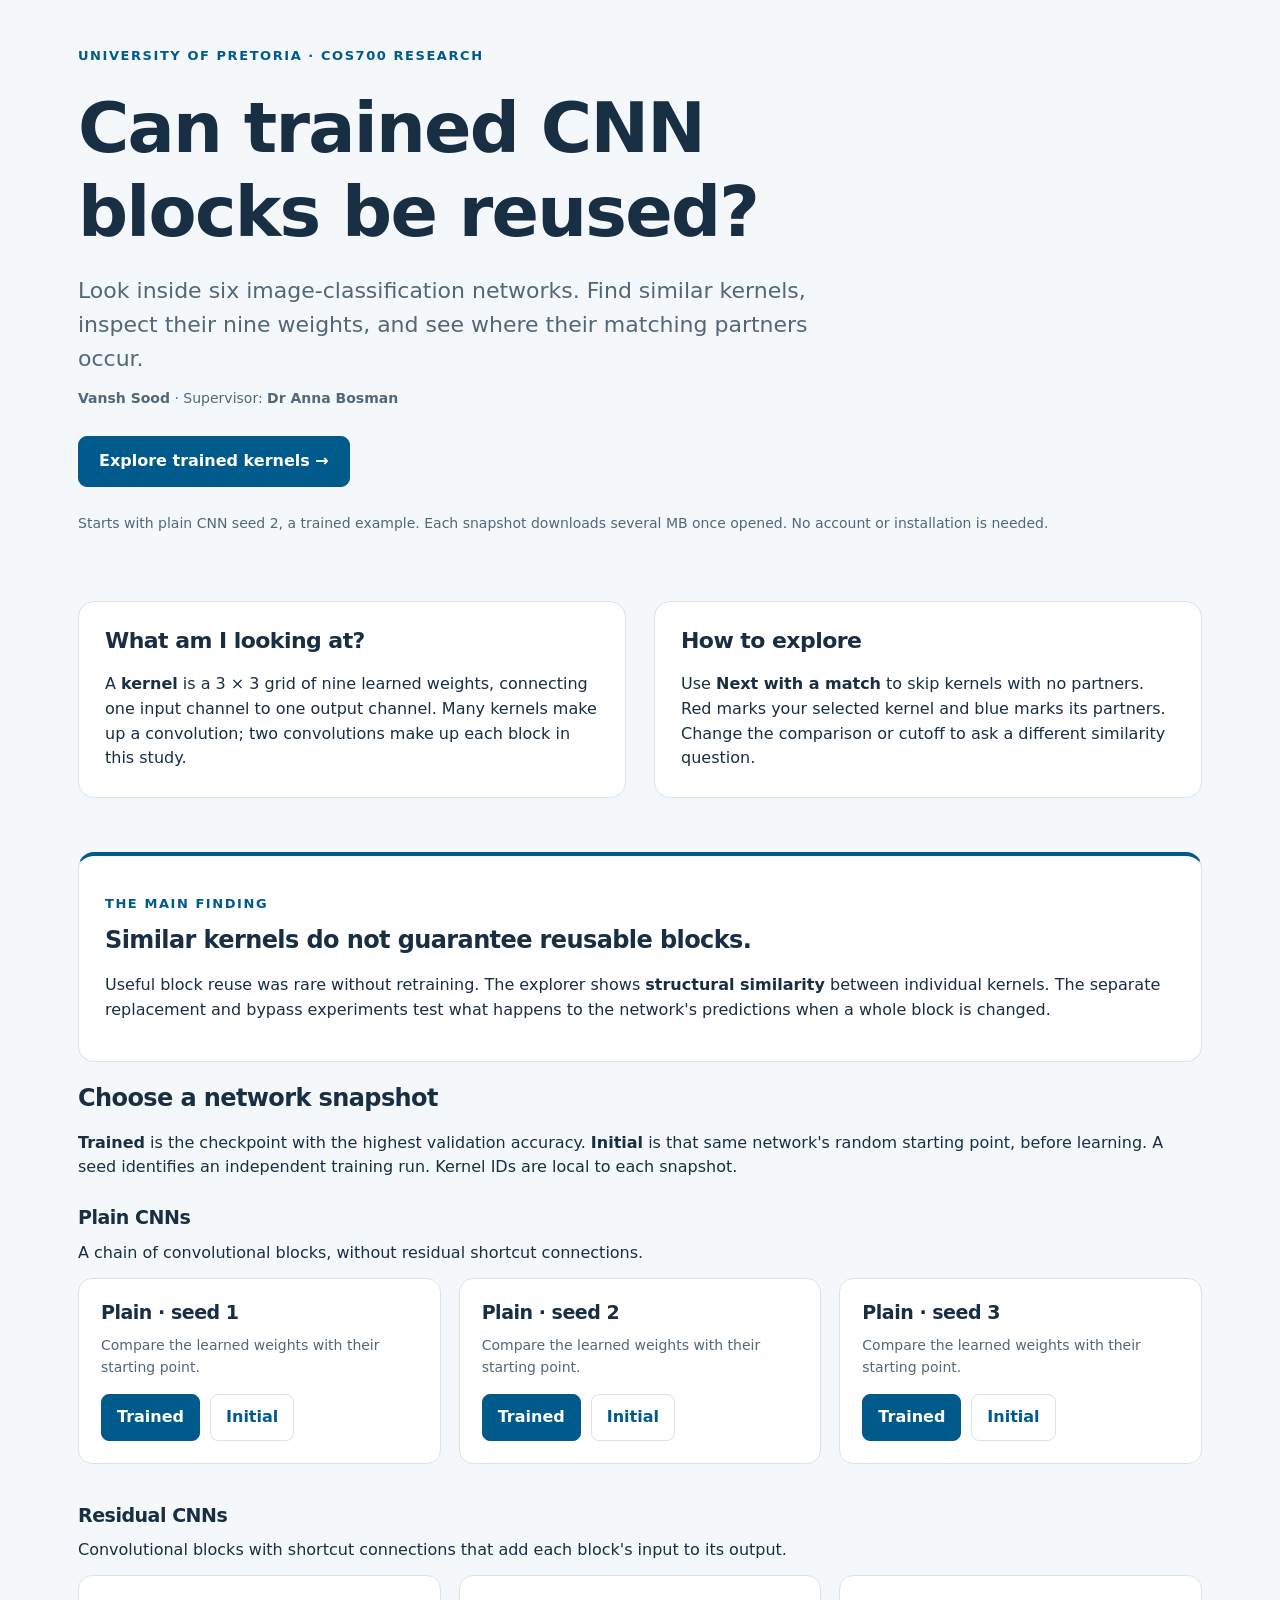
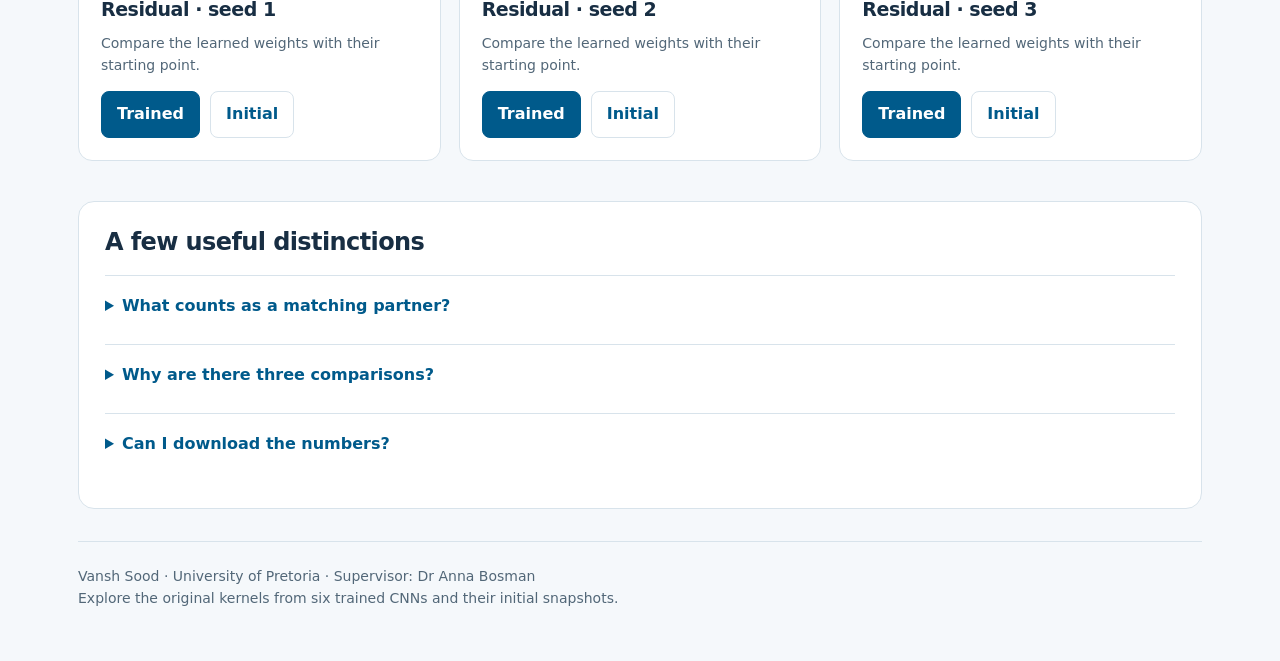
<file: index.html>
<!doctype html><html lang="en"><head><meta charset="utf-8"><meta name="viewport" content="width=device-width,initial-scale=1"><meta name="description" content="Explore kernels from six CNNs in Vansh Sood's University of Pretoria study of block reuse."><title>Can trained CNN blocks be reused? · Kernel explorer</title><link rel="stylesheet" href="explorers/viewer.css?v=mobile-1"></head><body>
<header class="home-header"><p class="eyebrow">University of Pretoria · COS700 research</p><h1 class="home-title">Can trained CNN blocks be reused?</h1><p class="home-lead">Look inside six image-classification networks. Find similar kernels, inspect their nine weights, and see where their matching partners occur.</p><p class="study-meta"><strong>Vansh Sood</strong> · Supervisor: <strong>Dr Anna Bosman</strong></p><div class="hero-actions"><a class="button-link primary" href="explorers/plain_seed2_trained.html">Explore trained kernels &rarr;</a></div><p class="note">Starts with plain CNN seed 2, a trained example. Each snapshot downloads several MB once opened. No account or installation is needed.</p></header>
<main><div class="home-intro"><section class="panel"><h2>What am I looking at?</h2><p>A <strong>kernel</strong> is a 3 &times; 3 grid of nine learned weights, connecting one input channel to one output channel. Many kernels make up a convolution; two convolutions make up each block in this study.</p></section><section class="panel"><h2>How to explore</h2><p>Use <strong>Next with a match</strong> to skip kernels with no partners. Red marks your selected kernel and blue marks its partners. Change the comparison or cutoff to ask a different similarity question.</p></section></div>
<section class="panel finding"><p class="eyebrow">The main finding</p><h2>Similar kernels do not guarantee reusable blocks.</h2><p>Useful block reuse was rare without retraining. The explorer shows <strong>structural similarity</strong> between individual kernels. The separate replacement and bypass experiments test what happens to the network's predictions when a whole block is changed.</p></section>
<section aria-labelledby="snapshots"><h2 id="snapshots">Choose a network snapshot</h2><p><strong>Trained</strong> is the checkpoint with the highest validation accuracy. <strong>Initial</strong> is that same network's random starting point, before learning. A seed identifies an independent training run. Kernel IDs are local to each snapshot.</p>
<div class="snapshot-group"><h3>Plain CNNs</h3><p>A chain of convolutional blocks, without residual shortcut connections.</p><div class="snapshot-grid"><article class="snapshot-card"><h3>Plain · seed 1</h3><p>Compare the learned weights with their starting point.</p><div class="snapshot-links"><a class="trained-link" href="explorers/plain_seed1_trained.html">Trained</a><a href="explorers/plain_seed1_initial.html">Initial</a></div></article><article class="snapshot-card"><h3>Plain · seed 2</h3><p>Compare the learned weights with their starting point.</p><div class="snapshot-links"><a class="trained-link" href="explorers/plain_seed2_trained.html">Trained</a><a href="explorers/plain_seed2_initial.html">Initial</a></div></article><article class="snapshot-card"><h3>Plain · seed 3</h3><p>Compare the learned weights with their starting point.</p><div class="snapshot-links"><a class="trained-link" href="explorers/plain_seed3_trained.html">Trained</a><a href="explorers/plain_seed3_initial.html">Initial</a></div></article></div></div><div class="snapshot-group"><h3>Residual CNNs</h3><p>Convolutional blocks with shortcut connections that add each block's input to its output.</p><div class="snapshot-grid"><article class="snapshot-card"><h3>Residual · seed 1</h3><p>Compare the learned weights with their starting point.</p><div class="snapshot-links"><a class="trained-link" href="explorers/residual_seed1_trained.html">Trained</a><a href="explorers/residual_seed1_initial.html">Initial</a></div></article><article class="snapshot-card"><h3>Residual · seed 2</h3><p>Compare the learned weights with their starting point.</p><div class="snapshot-links"><a class="trained-link" href="explorers/residual_seed2_trained.html">Trained</a><a href="explorers/residual_seed2_initial.html">Initial</a></div></article><article class="snapshot-card"><h3>Residual · seed 3</h3><p>Compare the learned weights with their starting point.</p><div class="snapshot-links"><a class="trained-link" href="explorers/residual_seed3_trained.html">Trained</a><a href="explorers/residual_seed3_initial.html">Initial</a></div></article></div></div></section><section class="panel"><h2>A few useful distinctions</h2><details><summary>What counts as a matching partner?</summary><p>A partner is another kernel whose saved distance from the selected kernel is at or below your chosen cutoff. A smaller cutoff is stricter. Distances are not similarity percentages, and self-pairs are excluded.</p></details><details><summary>Why are there three comparisons?</summary><p><strong>Signed shape</strong> compares patterns after removing magnitude. <strong>Original weight values</strong> retains magnitude differences. <strong>Centered shape</strong> also removes each kernel's average value. Together they help distinguish similar patterns from similar average levels or strengths.</p></details><details><summary>Can I download the numbers?</summary><p>Yes. Every explorer provides full-precision CSV preview, copy and download for the selected kernel's partners, including all nine weights. These controls read saved results. They do not train models or change any weights.</p></details></section><footer class="site-footer">Vansh Sood · University of Pretoria · Supervisor: Dr Anna Bosman<br>Explore the original kernels from six trained CNNs and their initial snapshots.</footer></main></body></html>
</file>
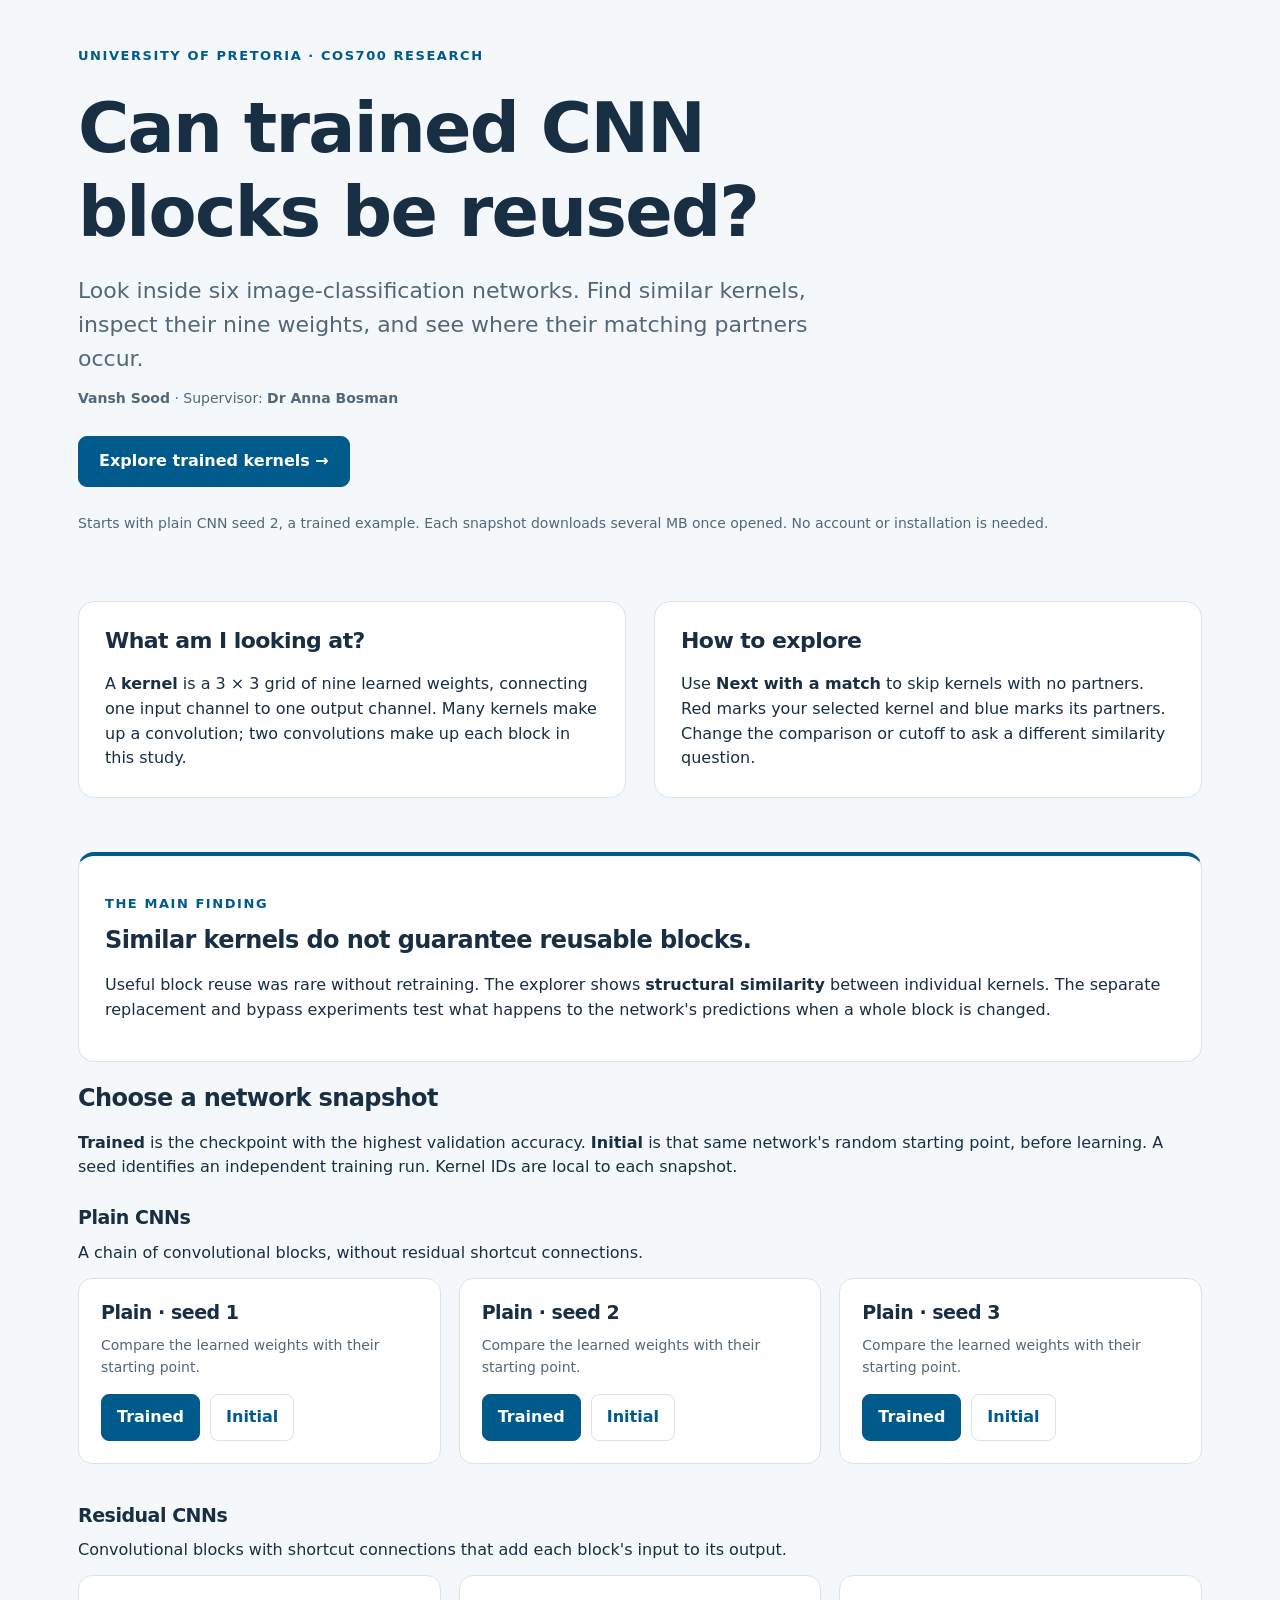
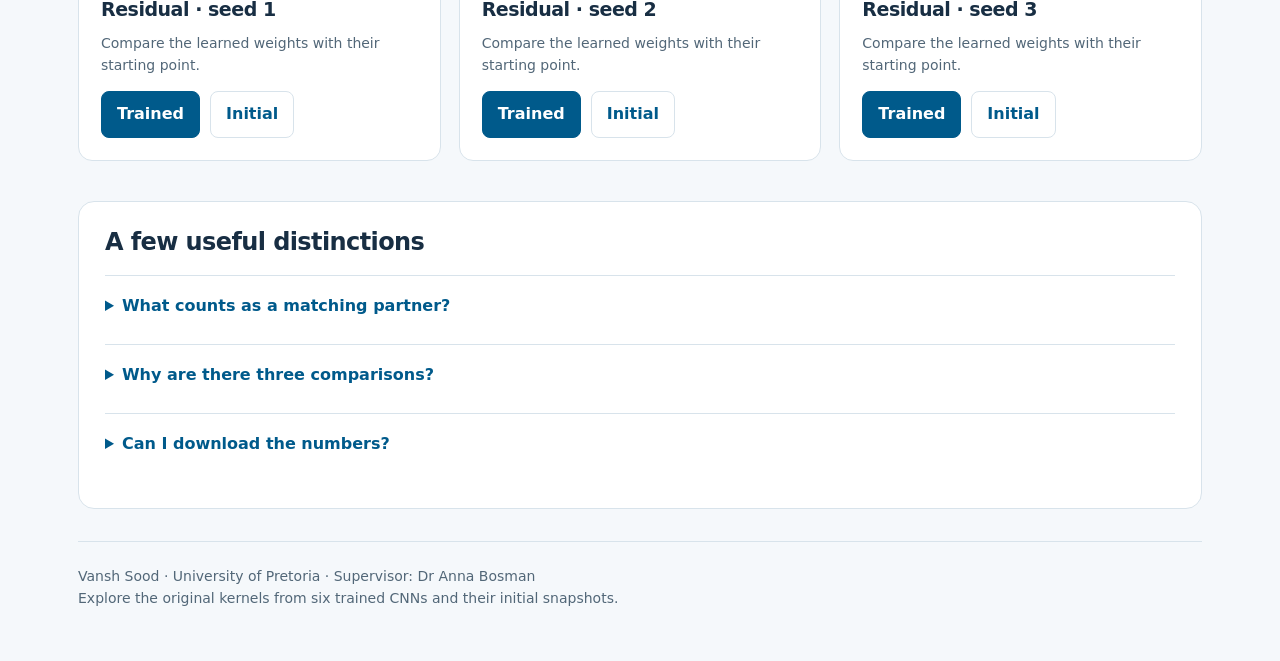
<file: explorers/index.html>
<!doctype html><html lang="en"><head><meta charset="utf-8"><meta name="viewport" content="width=device-width,initial-scale=1"><meta name="description" content="Explore kernels from six CNNs in Vansh Sood's University of Pretoria study of block reuse."><title>Can trained CNN blocks be reused? · Kernel explorer</title><link rel="stylesheet" href="viewer.css?v=mobile-1"></head><body>
<header class="home-header"><p class="eyebrow">University of Pretoria · COS700 research</p><h1 class="home-title">Can trained CNN blocks be reused?</h1><p class="home-lead">Look inside six image-classification networks. Find similar kernels, inspect their nine weights, and see where their matching partners occur.</p><p class="study-meta"><strong>Vansh Sood</strong> · Supervisor: <strong>Dr Anna Bosman</strong></p><div class="hero-actions"><a class="button-link primary" href="plain_seed2_trained.html">Explore trained kernels &rarr;</a></div><p class="note">Starts with plain CNN seed 2, a trained example. Each snapshot downloads several MB once opened. No account or installation is needed.</p></header>
<main><div class="home-intro"><section class="panel"><h2>What am I looking at?</h2><p>A <strong>kernel</strong> is a 3 &times; 3 grid of nine learned weights, connecting one input channel to one output channel. Many kernels make up a convolution; two convolutions make up each block in this study.</p></section><section class="panel"><h2>How to explore</h2><p>Use <strong>Next with a match</strong> to skip kernels with no partners. Red marks your selected kernel and blue marks its partners. Change the comparison or cutoff to ask a different similarity question.</p></section></div>
<section class="panel finding"><p class="eyebrow">The main finding</p><h2>Similar kernels do not guarantee reusable blocks.</h2><p>Useful block reuse was rare without retraining. The explorer shows <strong>structural similarity</strong> between individual kernels. The separate replacement and bypass experiments test what happens to the network's predictions when a whole block is changed.</p></section>
<section aria-labelledby="snapshots"><h2 id="snapshots">Choose a network snapshot</h2><p><strong>Trained</strong> is the checkpoint with the highest validation accuracy. <strong>Initial</strong> is that same network's random starting point, before learning. A seed identifies an independent training run. Kernel IDs are local to each snapshot.</p>
<div class="snapshot-group"><h3>Plain CNNs</h3><p>A chain of convolutional blocks, without residual shortcut connections.</p><div class="snapshot-grid"><article class="snapshot-card"><h3>Plain · seed 1</h3><p>Compare the learned weights with their starting point.</p><div class="snapshot-links"><a class="trained-link" href="plain_seed1_trained.html">Trained</a><a href="plain_seed1_initial.html">Initial</a></div></article><article class="snapshot-card"><h3>Plain · seed 2</h3><p>Compare the learned weights with their starting point.</p><div class="snapshot-links"><a class="trained-link" href="plain_seed2_trained.html">Trained</a><a href="plain_seed2_initial.html">Initial</a></div></article><article class="snapshot-card"><h3>Plain · seed 3</h3><p>Compare the learned weights with their starting point.</p><div class="snapshot-links"><a class="trained-link" href="plain_seed3_trained.html">Trained</a><a href="plain_seed3_initial.html">Initial</a></div></article></div></div><div class="snapshot-group"><h3>Residual CNNs</h3><p>Convolutional blocks with shortcut connections that add each block's input to its output.</p><div class="snapshot-grid"><article class="snapshot-card"><h3>Residual · seed 1</h3><p>Compare the learned weights with their starting point.</p><div class="snapshot-links"><a class="trained-link" href="residual_seed1_trained.html">Trained</a><a href="residual_seed1_initial.html">Initial</a></div></article><article class="snapshot-card"><h3>Residual · seed 2</h3><p>Compare the learned weights with their starting point.</p><div class="snapshot-links"><a class="trained-link" href="residual_seed2_trained.html">Trained</a><a href="residual_seed2_initial.html">Initial</a></div></article><article class="snapshot-card"><h3>Residual · seed 3</h3><p>Compare the learned weights with their starting point.</p><div class="snapshot-links"><a class="trained-link" href="residual_seed3_trained.html">Trained</a><a href="residual_seed3_initial.html">Initial</a></div></article></div></div></section><section class="panel"><h2>A few useful distinctions</h2><details><summary>What counts as a matching partner?</summary><p>A partner is another kernel whose saved distance from the selected kernel is at or below your chosen cutoff. A smaller cutoff is stricter. Distances are not similarity percentages, and self-pairs are excluded.</p></details><details><summary>Why are there three comparisons?</summary><p><strong>Signed shape</strong> compares patterns after removing magnitude. <strong>Original weight values</strong> retains magnitude differences. <strong>Centered shape</strong> also removes each kernel's average value. Together they help distinguish similar patterns from similar average levels or strengths.</p></details><details><summary>Can I download the numbers?</summary><p>Yes. Every explorer provides full-precision CSV preview, copy and download for the selected kernel's partners, including all nine weights. These controls read saved results. They do not train models or change any weights.</p></details></section><footer class="site-footer">Vansh Sood · University of Pretoria · Supervisor: Dr Anna Bosman<br>Explore the original kernels from six trained CNNs and their initial snapshots.</footer></main></body></html>
</file>
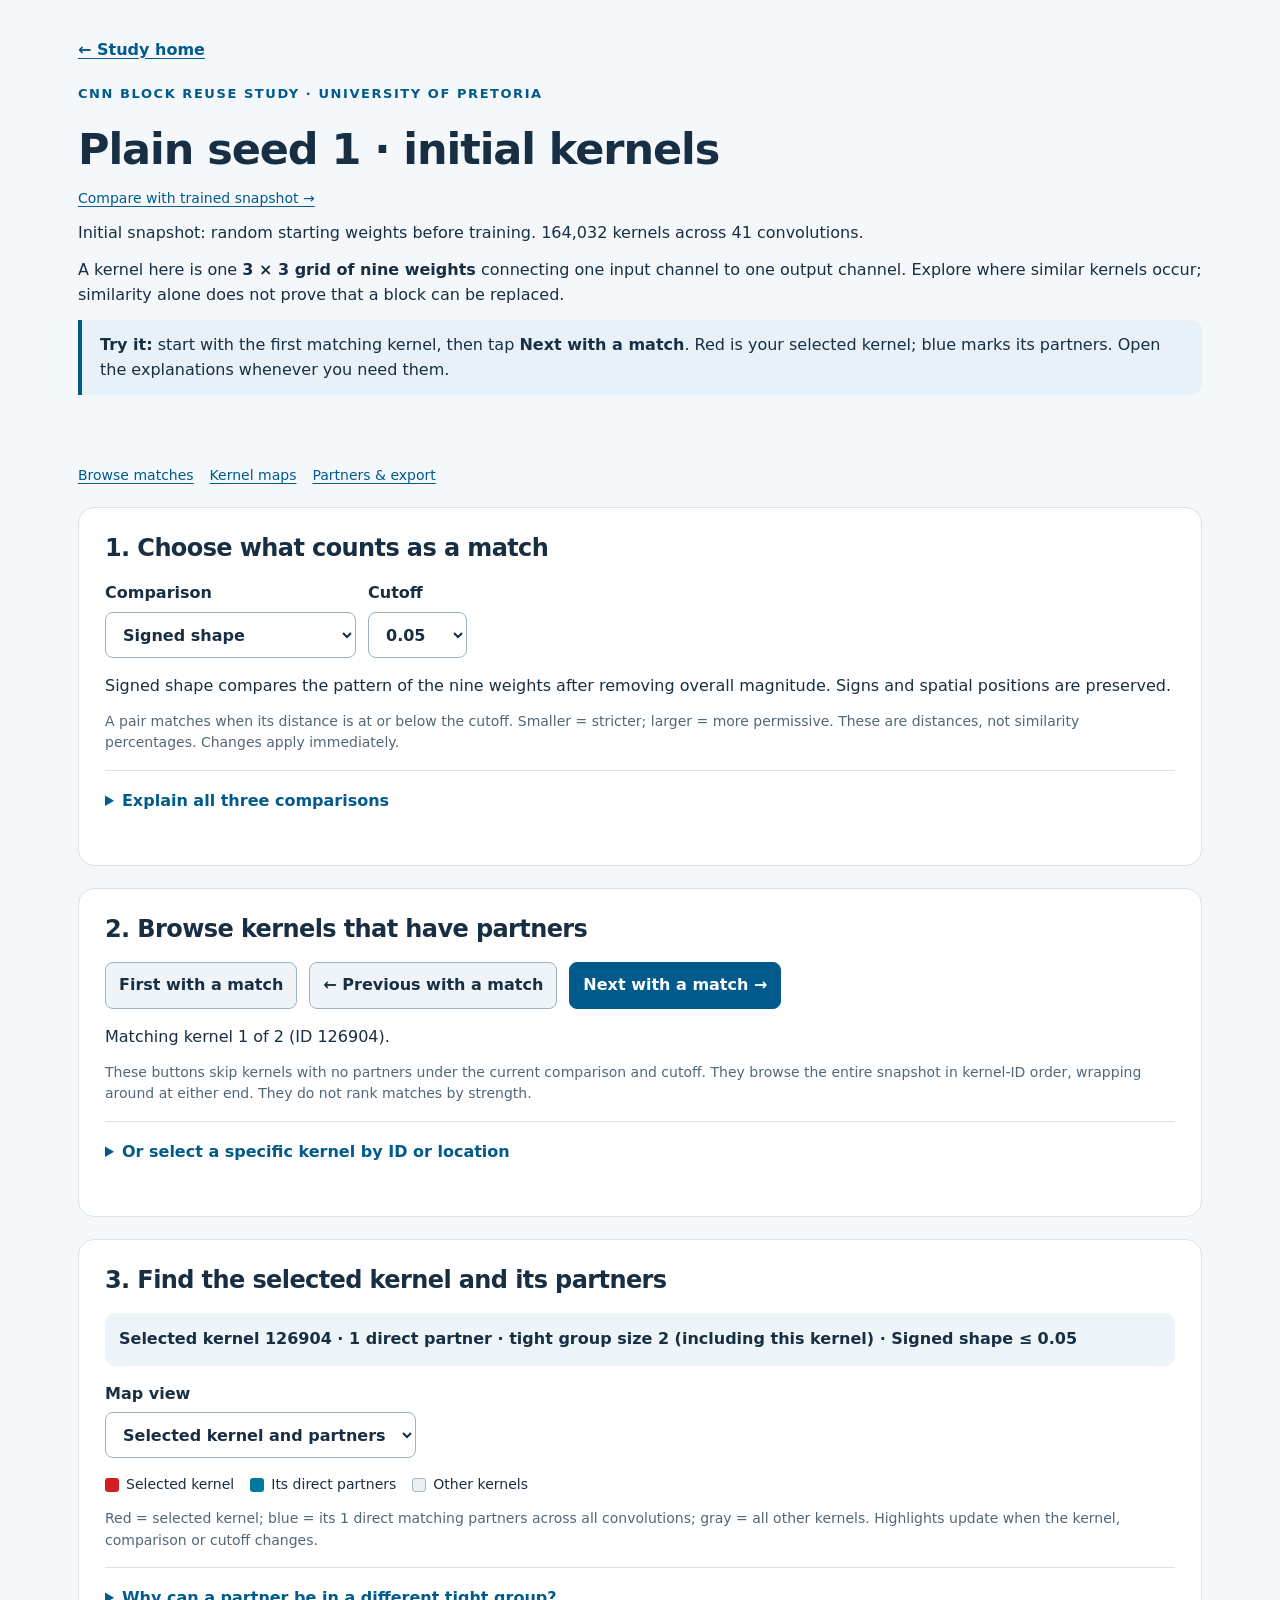
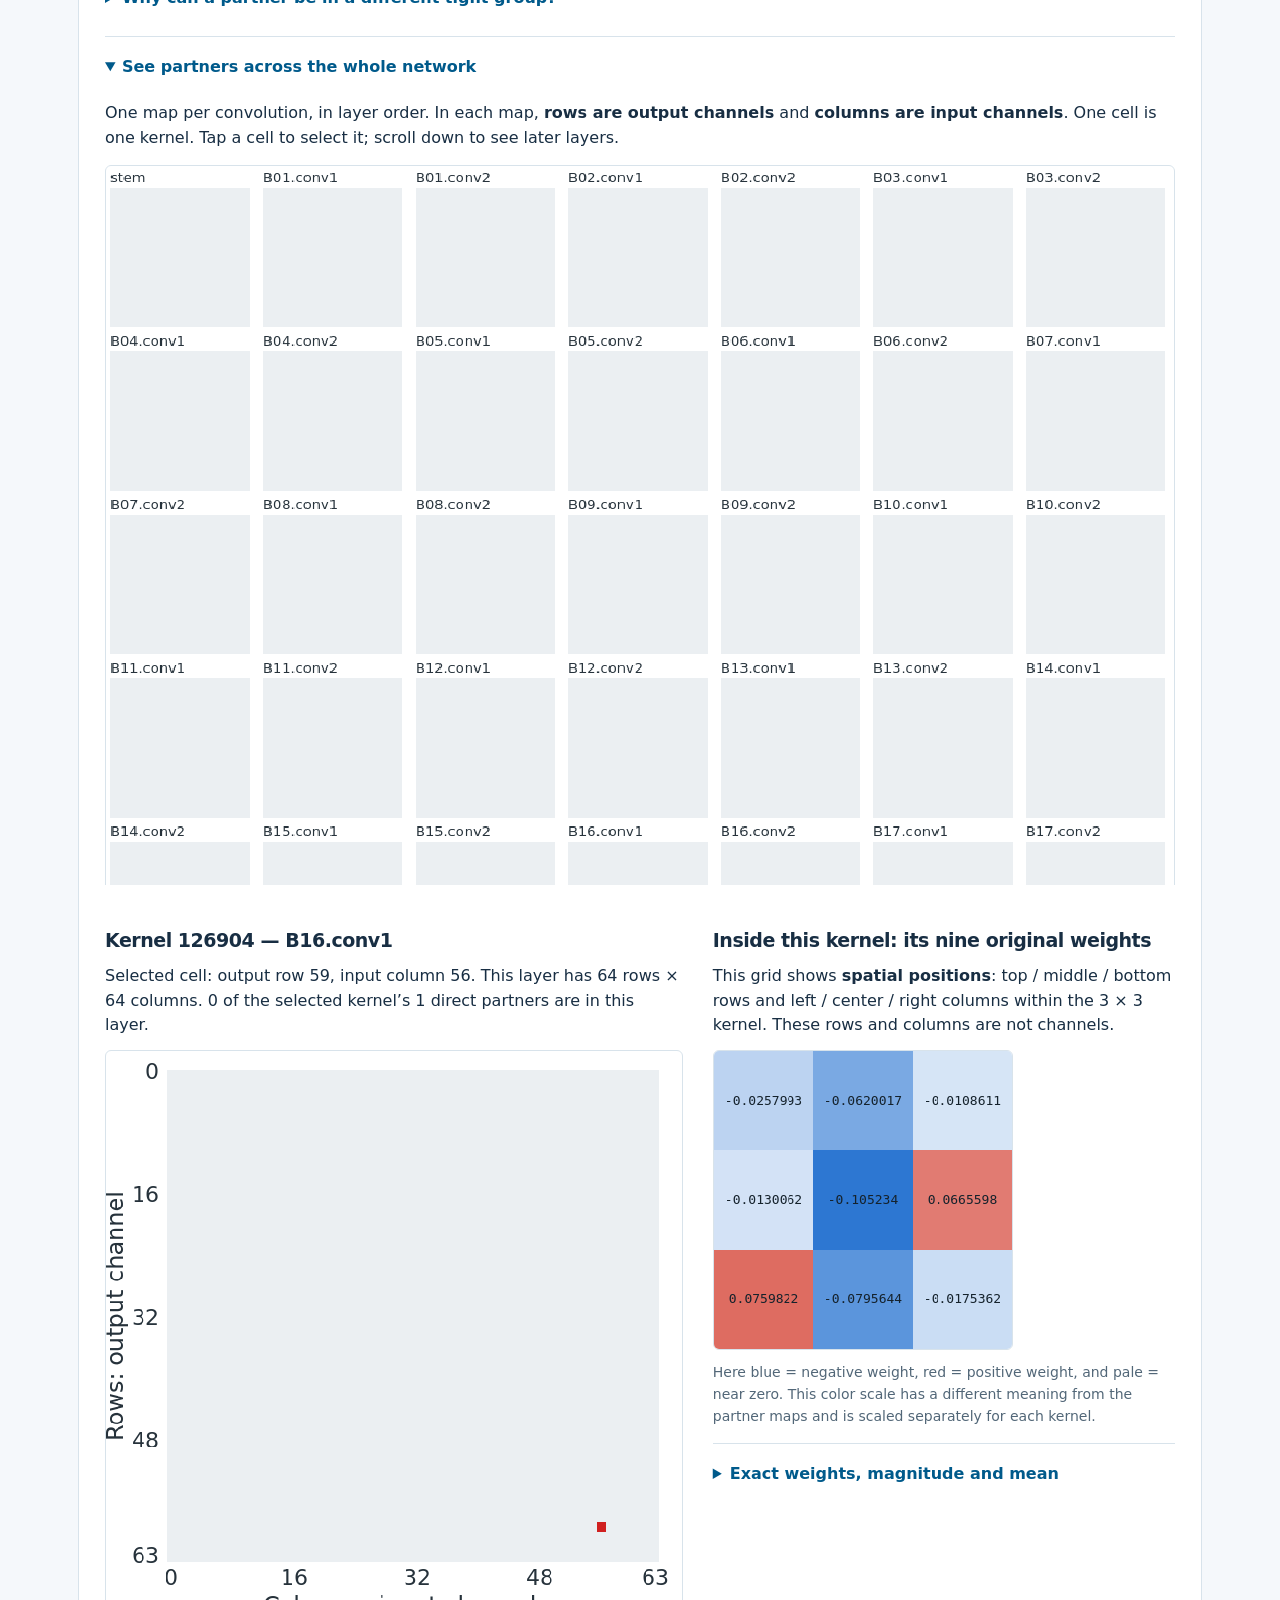
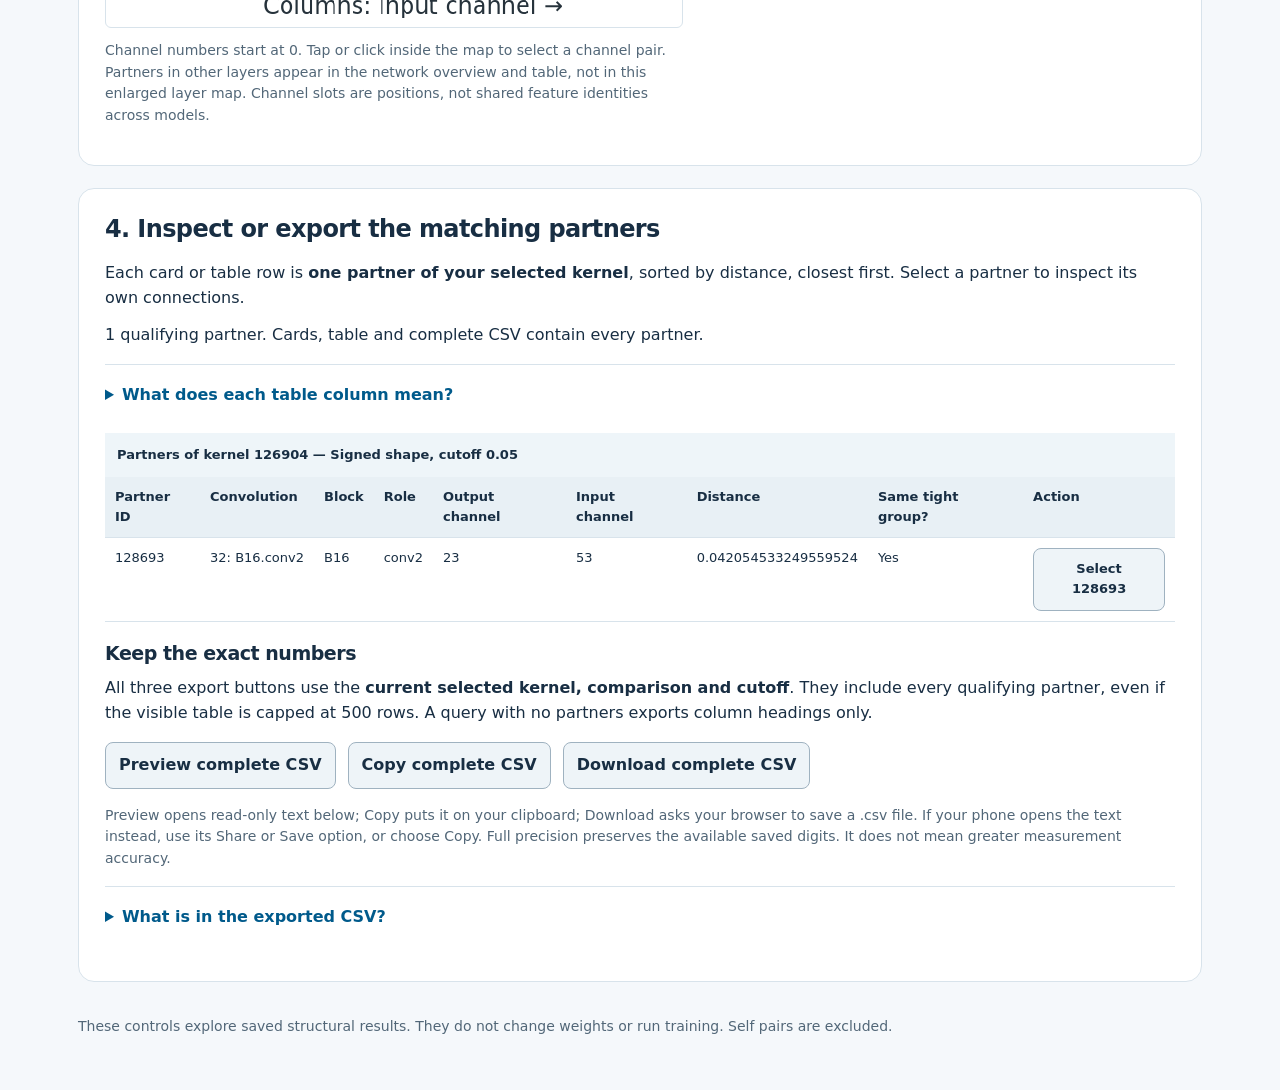
<file: explorers/plain_seed1_initial.html>
<!doctype html>
<html lang="en"><head><meta charset="utf-8"><meta name="viewport" content="width=device-width,initial-scale=1">
<title>Plain seed 1 · initial kernels</title><link rel="stylesheet" href="viewer.css?v=mobile-1"></head>
<body><header><div class="top-links"><a class="back-link" href="../index.html">&larr; Study home</a></div><p class="eyebrow">CNN block reuse study · University of Pretoria</p><h1 id="title">Kernel explorer</h1><div id="snapshot-switch" class="snap-switch"></div>
<p id="snapshot-note"></p><p>A kernel here is one <strong>3 &times; 3 grid of nine weights</strong> connecting one input channel to one output channel. Explore where similar kernels occur; similarity alone does not prove that a block can be replaced.</p>
<p class="start"><strong>Try it:</strong> start with the first matching kernel, then tap <strong>Next with a match</strong>. Red is your selected kernel; blue marks its partners. Open the explanations whenever you need them.</p><div id="loading" class="loader" role="status" aria-live="polite"><strong id="loading-title">Loading this snapshot</strong><div class="load-progress"></div><p id="loading-note">Downloading the saved kernels and matches. This only runs in your browser.</p><button id="retry-load" hidden>Try loading again</button></div><noscript><p class="start">Enable JavaScript in your browser to explore the saved kernels and matches.</p></noscript></header>
<main id="explorer-main" hidden><nav class="jump-links" aria-label="Jump to a section"><a href="#browse-heading">Browse matches</a><a href="#maps-heading">Kernel maps</a><a href="#partners-heading">Partners &amp; export</a></nav>
<section class="panel" aria-labelledby="compare-heading"><h2 id="compare-heading">1. Choose what counts as a match</h2>
<div class="controls"><label>Comparison<select id="metric" aria-describedby="metric-help"><option value="shape">Signed shape</option><option value="weights">Original weight values</option><option value="centered">Centered shape</option></select></label>
<label>Cutoff<select id="cutoff" aria-describedby="cutoff-help"><option>0.01</option><option>0.025</option><option selected>0.05</option><option>0.075</option><option>0.1</option></select></label></div>
<p id="metric-help"></p><p id="cutoff-help" class="note">A pair matches when its distance is at or below the cutoff. Smaller = stricter; larger = more permissive. These are distances, not similarity percentages. Changes apply immediately.</p>
<details><summary>Explain all three comparisons</summary><dl><dt>Signed shape</dt><dd>Divide each kernel by its magnitude, then compare the patterns. A kernel and twice that kernel have the same signed shape. Flipped signs remain different.</dd><dt>Original weight values</dt><dd>Compare the nine original values. The distance is their Euclidean difference divided by the smaller kernel magnitude, so magnitude differences matter.</dd><dt>Centered shape</dt><dd>Subtract each kernel's own mean, then normalize and compare. This asks whether the pattern remains similar after removing its average level.</dd></dl></details></section>
<section class="panel" aria-labelledby="browse-heading"><h2 id="browse-heading">2. Browse kernels that have partners</h2>
<div class="controls matching-nav"><button id="first-match">First with a match</button><button id="previous-match">&larr; Previous with a match</button><button id="next-match">Next with a match &rarr;</button></div>
<p id="navigation-status" role="status"></p><p class="note">These buttons skip kernels with no partners under the current comparison and cutoff. They browse the entire snapshot in kernel-ID order, wrapping around at either end. They do not rank matches by strength.</p>
<details><summary>Or select a specific kernel by ID or location</summary>
<div class="controls"><label>Kernel ID<input id="kernel" type="number" value="0" min="0" step="1" aria-describedby="id-help"></label><button id="select-id">Select kernel ID</button></div><p id="id-help" class="note"></p>
<div class="controls"><label>Convolution<select id="layer" aria-describedby="coordinate-help"></select></label><label>Output channel<input id="output" type="number" value="0" min="0" step="1"></label><label>Input channel<input id="input" type="number" value="0" min="0" step="1"></label><button id="select-coordinates">Select coordinates</button></div>
<p id="coordinate-help" class="note"></p><p class="note">Use either ID or coordinates; you do not need to fill in both. For example, B01.conv1 / output 5 / input 12 selects the kernel connecting those channels in block 1's first convolution. Stem is the first convolution; conv1 and conv2 are the two convolutions within each block.</p></details></section>
<section class="panel" aria-labelledby="maps-heading"><h2 id="maps-heading">3. Find the selected kernel and its partners</h2>
<p id="summary" class="selection" role="status"></p>
<div class="controls"><label>Map view<select id="map-view"><option value="partners">Selected kernel and partners</option><option value="groups">All tight groups</option></select></label></div>
<div class="legend" id="partner-legend"><span><i class="swatch selected-swatch"></i>Selected kernel</span><span><i class="swatch partner-swatch"></i>Its direct partners</span><span><i class="swatch other-swatch"></i>Other kernels</span></div><p id="map-legend" class="note"></p>
<details><summary>Why can a partner be in a different tight group?</summary><p>A direct partner matches your selected kernel. A tight group requires <em>every pair</em> within it to match. If A matches B and B matches C, but A does not match C, all three cannot form one tight group. The table includes every direct partner, even if the clustering assigns it to another group.</p><p>Group size includes the selected kernel. A singleton has group size 1 and may still have a direct partner in another group. Group colors are visual aids, not identities across models or cutoffs.</p></details>
<details id="overview-details" open><summary>See partners across the whole network</summary><p>One map per convolution, in layer order. In each map, <strong>rows are output channels</strong> and <strong>columns are input channels</strong>. One cell is one kernel. Tap a cell to select it; scroll down to see later layers.</p><div class="overview-scroll" tabindex="0" role="region" aria-label="Network overview"><canvas id="overview" width="980" height="880" aria-label="All convolution kernel maps"></canvas></div></details>
<div class="detail"><div><h3 id="coordinates">Selected kernel</h3><p id="layer-help"></p><canvas id="layer-map" width="600" height="600" aria-label="Selected convolution map: rows are output channels, columns are input channels"></canvas><p class="note">Channel numbers start at 0. Tap or click inside the map to select a channel pair. Partners in other layers appear in the network overview and table, not in this enlarged layer map. Channel slots are positions, not shared feature identities across models.</p></div>
<div><h3>Inside this kernel: its nine original weights</h3><p>This grid shows <strong>spatial positions</strong>: top / middle / bottom rows and left / center / right columns within the 3 &times; 3 kernel. These rows and columns are not channels.</p><canvas id="weights" width="300" height="300" aria-label="Original three by three kernel weights"></canvas><p class="note">Here blue = negative weight, red = positive weight, and pale = near zero. This color scale has a different meaning from the partner maps and is scaled separately for each kernel.</p><details><summary>Exact weights, magnitude and mean</summary><pre id="weight-values"></pre><p id="kernel-info"></p><p class="note">Magnitude (norm) is the square root of the sum of squared weights. Mean is the average of the nine weights. Use the numbers, not heatmap color intensity, to compare magnitudes across kernels.</p></details></div></div></section>
<section class="panel" aria-labelledby="partners-heading"><h2 id="partners-heading">4. Inspect or export the matching partners</h2><p>Each card or table row is <strong>one partner of your selected kernel</strong>, sorted by distance, closest first. Select a partner to inspect its own connections.</p><p id="match-status" role="status"></p>
<details><summary>What does each table column mean?</summary><dl class="glossary"><dt>Partner ID</dt><dd>The partner's unique kernel number in this snapshot.</dd><dt>Convolution</dt><dd>Its convolution index and name, such as 21: B11.conv1.</dd><dt>Block</dt><dd>The containing block, B01 to B20. Stem is before these blocks.</dd><dt>Role</dt><dd>Stem, conv1 or conv2: the convolution's position in the block.</dd><dt>Output channel / Input channel</dt><dd>The partner's row / column in its own convolution map, not in the selected kernel's layer.</dd><dt>Distance</dt><dd>Difference from the selected kernel under the chosen comparison. Smaller = closer; zero = identical under that comparison.</dd><dt>Same tight group?</dt><dd>Whether the partner and selected kernel belong to the same complete-linkage group. A No still means the pair directly matches.</dd><dt>Action</dt><dd>Select makes this partner the new query and refreshes the maps and table.</dd></dl></details>
<div id="match-cards" class="match-cards" aria-label="Matching partner cards"></div><div class="scroll partner-table" tabindex="0" role="region" aria-label="Scrollable matching partners table"><table><caption id="table-caption">Partners of the selected kernel</caption><thead><tr><th scope="col">Partner ID</th><th scope="col">Convolution</th><th scope="col">Block</th><th scope="col">Role</th><th scope="col">Output channel</th><th scope="col">Input channel</th><th scope="col">Distance</th><th scope="col">Same tight group?</th><th scope="col">Action</th></tr></thead><tbody id="matches"></tbody></table></div>
<h3>Keep the exact numbers</h3><p>All three export buttons use the <strong>current selected kernel, comparison and cutoff</strong>. They include every qualifying partner, even if the visible table is capped at 500 rows. A query with no partners exports column headings only.</p>
<div class="controls export-controls"><button id="preview">Preview complete CSV</button><button id="copy">Copy complete CSV</button><button id="download">Download complete CSV</button></div><p class="note">Preview opens read-only text below; Copy puts it on your clipboard; Download asks your browser to save a .csv file. If your phone opens the text instead, use its Share or Save option, or choose Copy. Full precision preserves the available saved digits. It does not mean greater measurement accuracy.</p><p id="export-status" role="status"></p><textarea id="csv" rows="12" readonly aria-label="Complete full precision CSV preview" hidden></textarea>
<details><summary>What is in the exported CSV?</summary><p>One row per pair: query and partner IDs; the partner's layer, block, role and channel coordinates; comparison, cutoff and saved distance; raw Euclidean and relative differences; both magnitudes and means; and all nine original weights of each kernel in row order.</p><p>The CSV keeps numeric location codes for analysis: layer and channel indices start at 0; block 0 = stem; role 0 = stem, 1 = conv1, 2 = conv2. Raw relative difference is the raw Euclidean difference divided by the smaller magnitude. The export is this query's partner list, not all pairs in the network.</p></details></section>
<footer>These controls explore saved structural results. They do not change weights or run training. Self pairs are excluded.</footer></main>
<script src="loader.js?v=mobile-2" data-snapshot="plain_seed1_initial" defer></script></body></html>
</file>
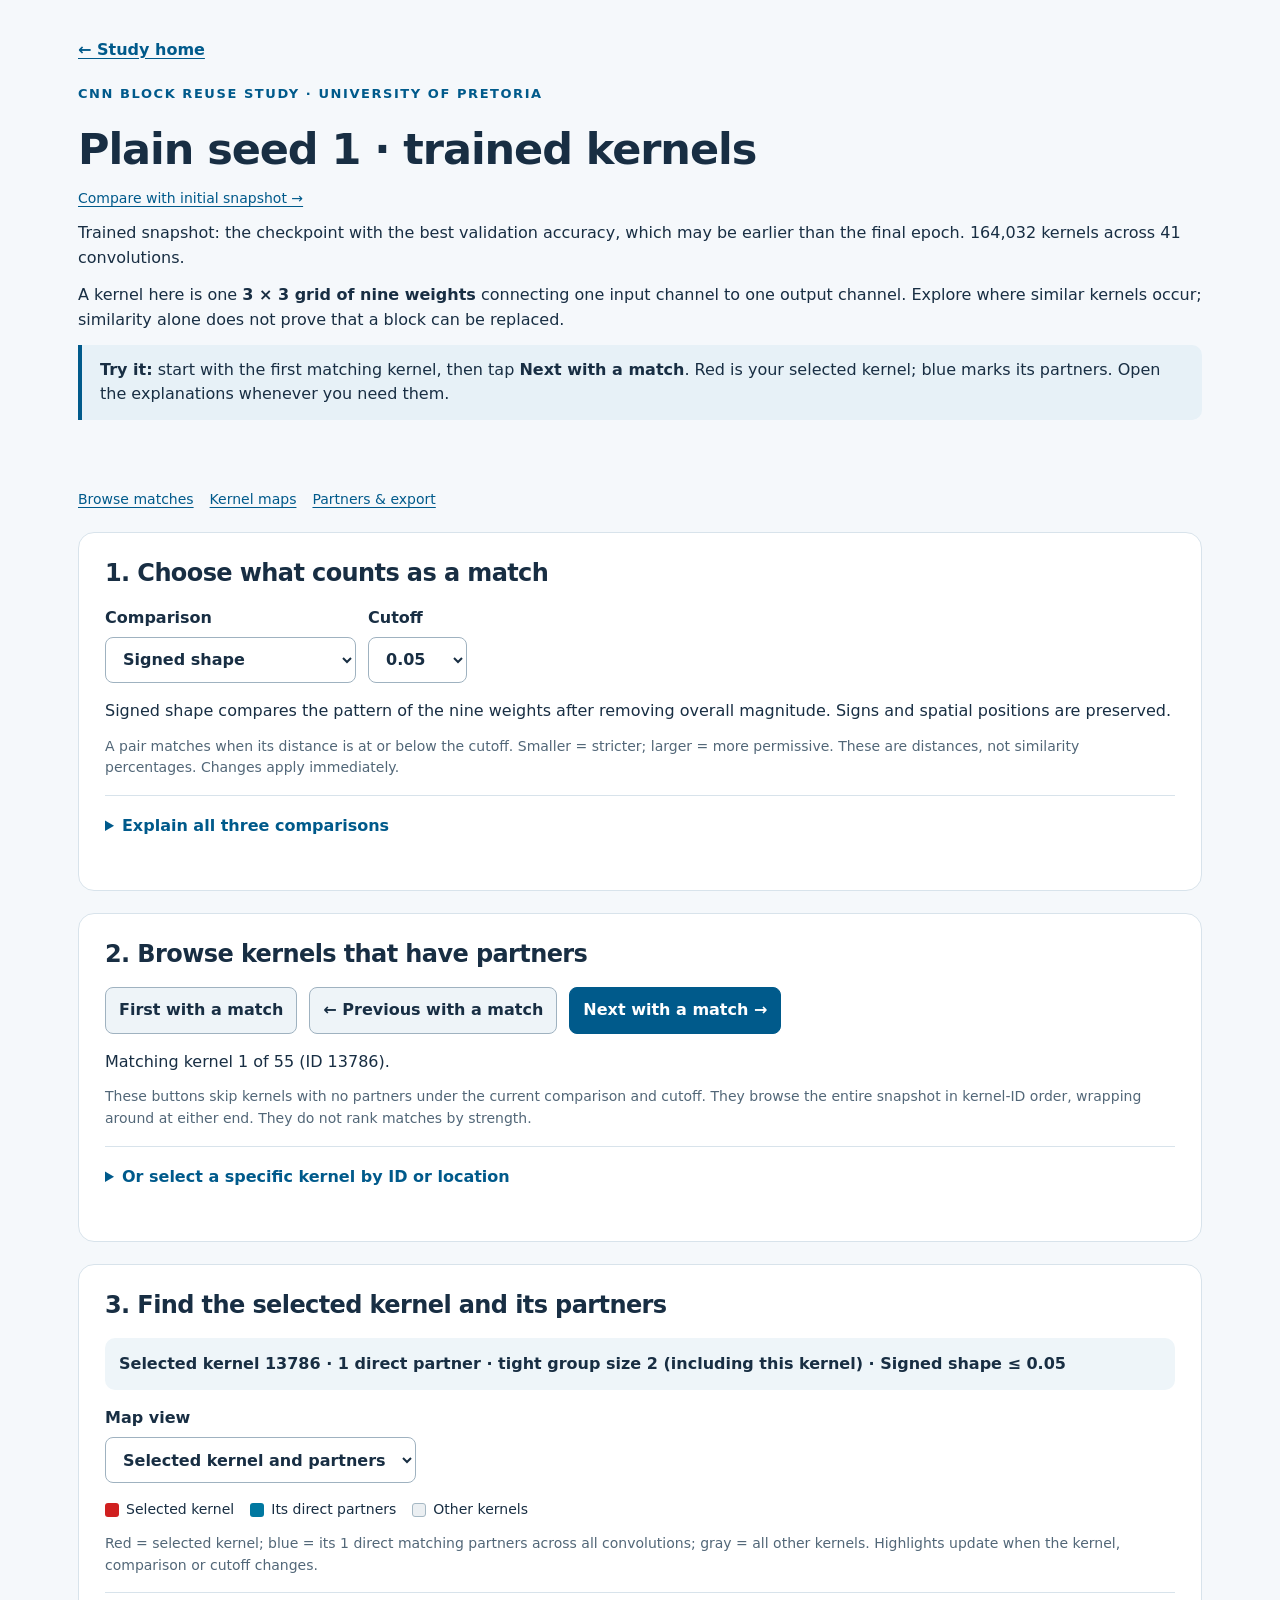
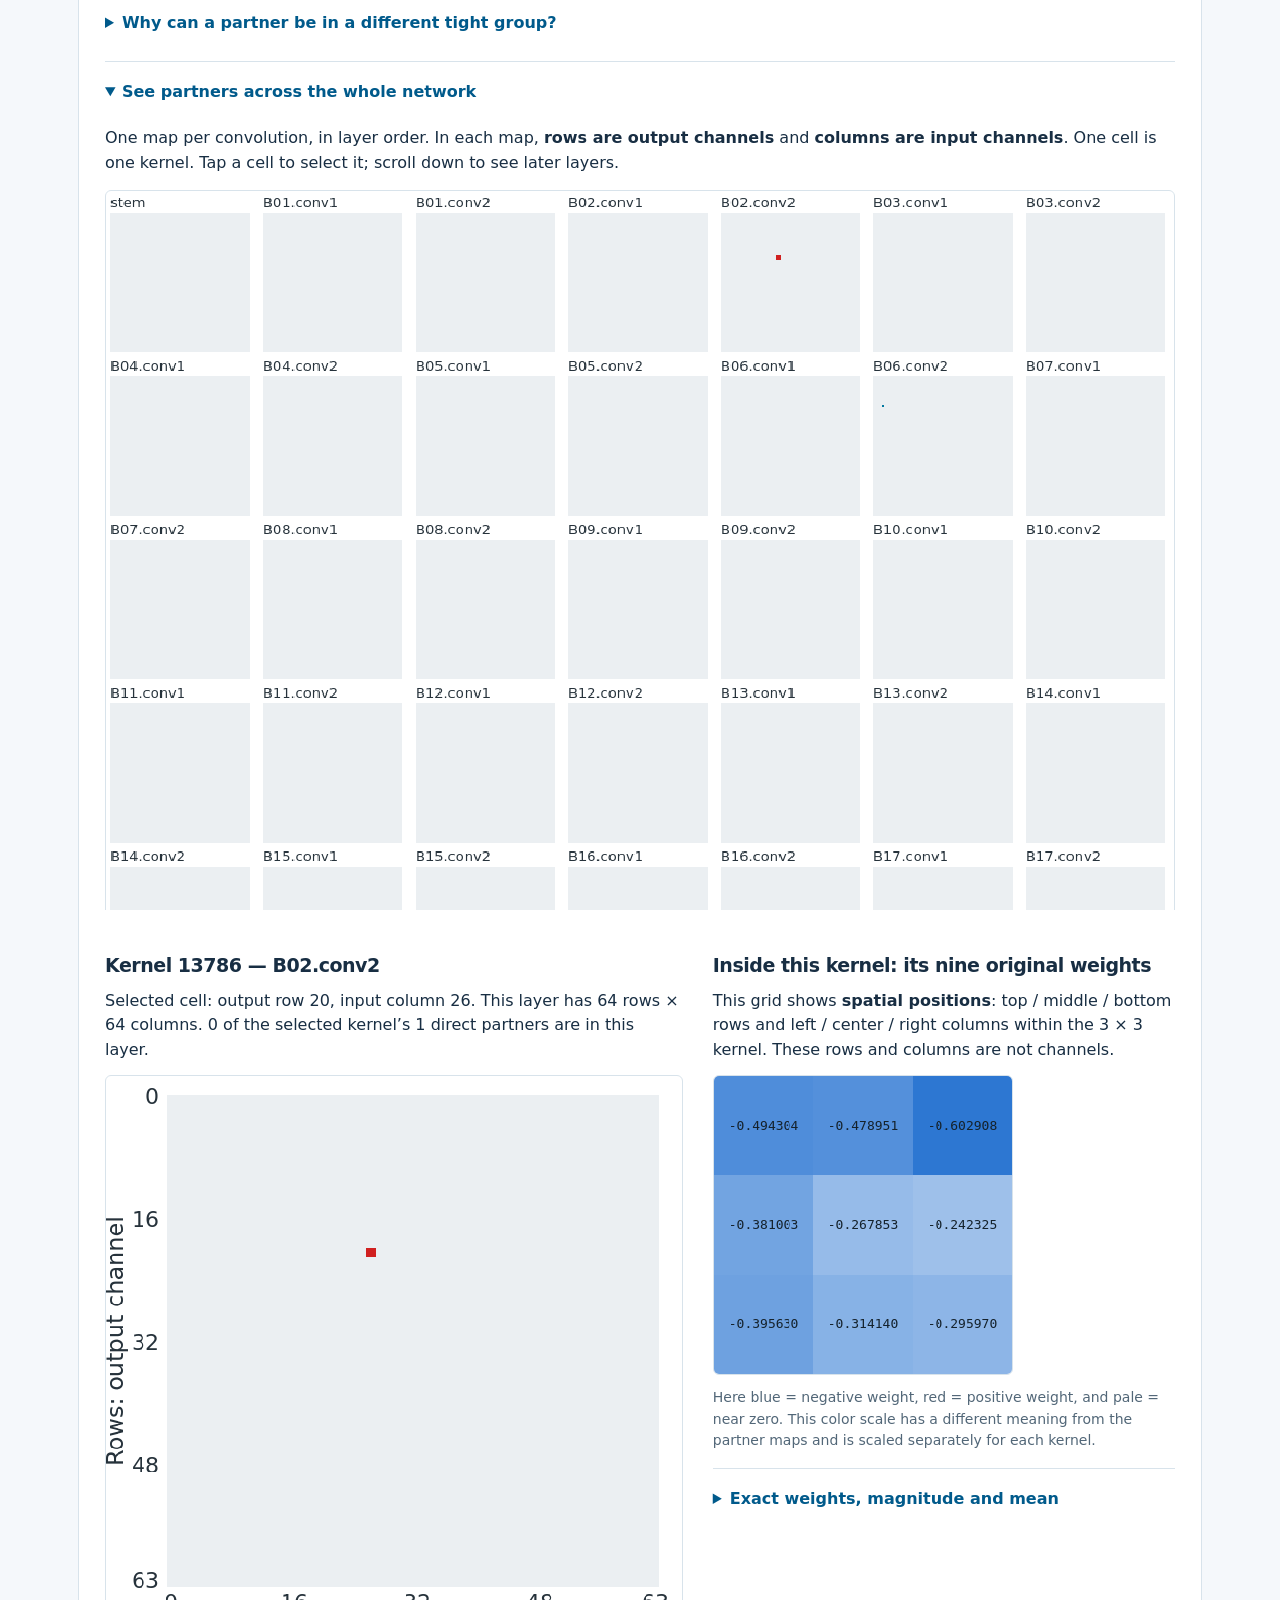
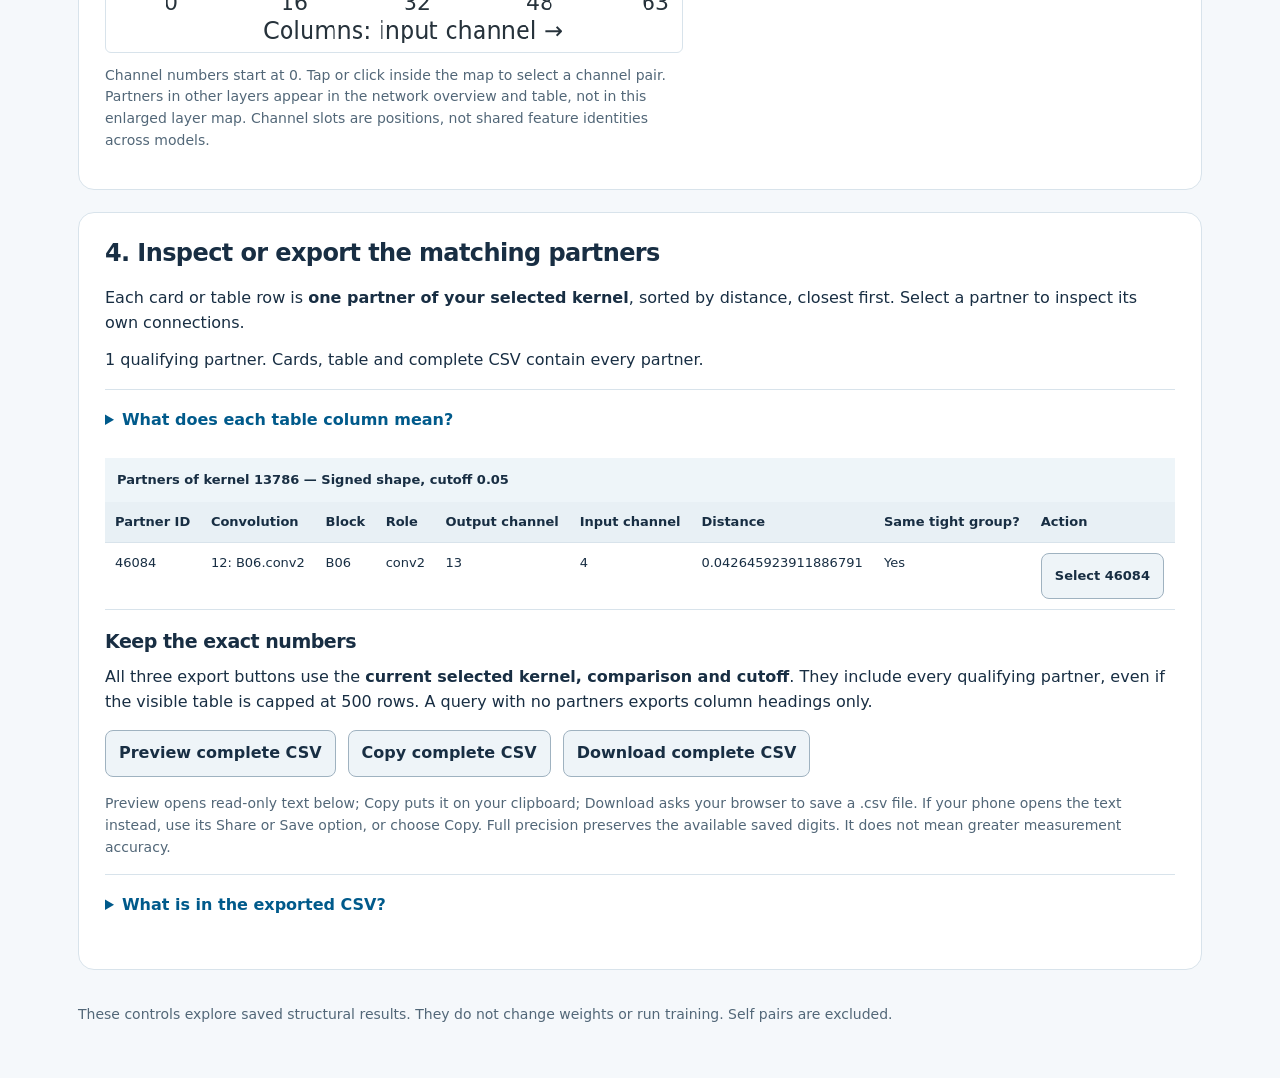
<file: explorers/plain_seed1_trained.html>
<!doctype html>
<html lang="en"><head><meta charset="utf-8"><meta name="viewport" content="width=device-width,initial-scale=1">
<title>Plain seed 1 · trained kernels</title><link rel="stylesheet" href="viewer.css?v=mobile-1"></head>
<body><header><div class="top-links"><a class="back-link" href="../index.html">&larr; Study home</a></div><p class="eyebrow">CNN block reuse study · University of Pretoria</p><h1 id="title">Kernel explorer</h1><div id="snapshot-switch" class="snap-switch"></div>
<p id="snapshot-note"></p><p>A kernel here is one <strong>3 &times; 3 grid of nine weights</strong> connecting one input channel to one output channel. Explore where similar kernels occur; similarity alone does not prove that a block can be replaced.</p>
<p class="start"><strong>Try it:</strong> start with the first matching kernel, then tap <strong>Next with a match</strong>. Red is your selected kernel; blue marks its partners. Open the explanations whenever you need them.</p><div id="loading" class="loader" role="status" aria-live="polite"><strong id="loading-title">Loading this snapshot</strong><div class="load-progress"></div><p id="loading-note">Downloading the saved kernels and matches. This only runs in your browser.</p><button id="retry-load" hidden>Try loading again</button></div><noscript><p class="start">Enable JavaScript in your browser to explore the saved kernels and matches.</p></noscript></header>
<main id="explorer-main" hidden><nav class="jump-links" aria-label="Jump to a section"><a href="#browse-heading">Browse matches</a><a href="#maps-heading">Kernel maps</a><a href="#partners-heading">Partners &amp; export</a></nav>
<section class="panel" aria-labelledby="compare-heading"><h2 id="compare-heading">1. Choose what counts as a match</h2>
<div class="controls"><label>Comparison<select id="metric" aria-describedby="metric-help"><option value="shape">Signed shape</option><option value="weights">Original weight values</option><option value="centered">Centered shape</option></select></label>
<label>Cutoff<select id="cutoff" aria-describedby="cutoff-help"><option>0.01</option><option>0.025</option><option selected>0.05</option><option>0.075</option><option>0.1</option></select></label></div>
<p id="metric-help"></p><p id="cutoff-help" class="note">A pair matches when its distance is at or below the cutoff. Smaller = stricter; larger = more permissive. These are distances, not similarity percentages. Changes apply immediately.</p>
<details><summary>Explain all three comparisons</summary><dl><dt>Signed shape</dt><dd>Divide each kernel by its magnitude, then compare the patterns. A kernel and twice that kernel have the same signed shape. Flipped signs remain different.</dd><dt>Original weight values</dt><dd>Compare the nine original values. The distance is their Euclidean difference divided by the smaller kernel magnitude, so magnitude differences matter.</dd><dt>Centered shape</dt><dd>Subtract each kernel's own mean, then normalize and compare. This asks whether the pattern remains similar after removing its average level.</dd></dl></details></section>
<section class="panel" aria-labelledby="browse-heading"><h2 id="browse-heading">2. Browse kernels that have partners</h2>
<div class="controls matching-nav"><button id="first-match">First with a match</button><button id="previous-match">&larr; Previous with a match</button><button id="next-match">Next with a match &rarr;</button></div>
<p id="navigation-status" role="status"></p><p class="note">These buttons skip kernels with no partners under the current comparison and cutoff. They browse the entire snapshot in kernel-ID order, wrapping around at either end. They do not rank matches by strength.</p>
<details><summary>Or select a specific kernel by ID or location</summary>
<div class="controls"><label>Kernel ID<input id="kernel" type="number" value="0" min="0" step="1" aria-describedby="id-help"></label><button id="select-id">Select kernel ID</button></div><p id="id-help" class="note"></p>
<div class="controls"><label>Convolution<select id="layer" aria-describedby="coordinate-help"></select></label><label>Output channel<input id="output" type="number" value="0" min="0" step="1"></label><label>Input channel<input id="input" type="number" value="0" min="0" step="1"></label><button id="select-coordinates">Select coordinates</button></div>
<p id="coordinate-help" class="note"></p><p class="note">Use either ID or coordinates; you do not need to fill in both. For example, B01.conv1 / output 5 / input 12 selects the kernel connecting those channels in block 1's first convolution. Stem is the first convolution; conv1 and conv2 are the two convolutions within each block.</p></details></section>
<section class="panel" aria-labelledby="maps-heading"><h2 id="maps-heading">3. Find the selected kernel and its partners</h2>
<p id="summary" class="selection" role="status"></p>
<div class="controls"><label>Map view<select id="map-view"><option value="partners">Selected kernel and partners</option><option value="groups">All tight groups</option></select></label></div>
<div class="legend" id="partner-legend"><span><i class="swatch selected-swatch"></i>Selected kernel</span><span><i class="swatch partner-swatch"></i>Its direct partners</span><span><i class="swatch other-swatch"></i>Other kernels</span></div><p id="map-legend" class="note"></p>
<details><summary>Why can a partner be in a different tight group?</summary><p>A direct partner matches your selected kernel. A tight group requires <em>every pair</em> within it to match. If A matches B and B matches C, but A does not match C, all three cannot form one tight group. The table includes every direct partner, even if the clustering assigns it to another group.</p><p>Group size includes the selected kernel. A singleton has group size 1 and may still have a direct partner in another group. Group colors are visual aids, not identities across models or cutoffs.</p></details>
<details id="overview-details" open><summary>See partners across the whole network</summary><p>One map per convolution, in layer order. In each map, <strong>rows are output channels</strong> and <strong>columns are input channels</strong>. One cell is one kernel. Tap a cell to select it; scroll down to see later layers.</p><div class="overview-scroll" tabindex="0" role="region" aria-label="Network overview"><canvas id="overview" width="980" height="880" aria-label="All convolution kernel maps"></canvas></div></details>
<div class="detail"><div><h3 id="coordinates">Selected kernel</h3><p id="layer-help"></p><canvas id="layer-map" width="600" height="600" aria-label="Selected convolution map: rows are output channels, columns are input channels"></canvas><p class="note">Channel numbers start at 0. Tap or click inside the map to select a channel pair. Partners in other layers appear in the network overview and table, not in this enlarged layer map. Channel slots are positions, not shared feature identities across models.</p></div>
<div><h3>Inside this kernel: its nine original weights</h3><p>This grid shows <strong>spatial positions</strong>: top / middle / bottom rows and left / center / right columns within the 3 &times; 3 kernel. These rows and columns are not channels.</p><canvas id="weights" width="300" height="300" aria-label="Original three by three kernel weights"></canvas><p class="note">Here blue = negative weight, red = positive weight, and pale = near zero. This color scale has a different meaning from the partner maps and is scaled separately for each kernel.</p><details><summary>Exact weights, magnitude and mean</summary><pre id="weight-values"></pre><p id="kernel-info"></p><p class="note">Magnitude (norm) is the square root of the sum of squared weights. Mean is the average of the nine weights. Use the numbers, not heatmap color intensity, to compare magnitudes across kernels.</p></details></div></div></section>
<section class="panel" aria-labelledby="partners-heading"><h2 id="partners-heading">4. Inspect or export the matching partners</h2><p>Each card or table row is <strong>one partner of your selected kernel</strong>, sorted by distance, closest first. Select a partner to inspect its own connections.</p><p id="match-status" role="status"></p>
<details><summary>What does each table column mean?</summary><dl class="glossary"><dt>Partner ID</dt><dd>The partner's unique kernel number in this snapshot.</dd><dt>Convolution</dt><dd>Its convolution index and name, such as 21: B11.conv1.</dd><dt>Block</dt><dd>The containing block, B01 to B20. Stem is before these blocks.</dd><dt>Role</dt><dd>Stem, conv1 or conv2: the convolution's position in the block.</dd><dt>Output channel / Input channel</dt><dd>The partner's row / column in its own convolution map, not in the selected kernel's layer.</dd><dt>Distance</dt><dd>Difference from the selected kernel under the chosen comparison. Smaller = closer; zero = identical under that comparison.</dd><dt>Same tight group?</dt><dd>Whether the partner and selected kernel belong to the same complete-linkage group. A No still means the pair directly matches.</dd><dt>Action</dt><dd>Select makes this partner the new query and refreshes the maps and table.</dd></dl></details>
<div id="match-cards" class="match-cards" aria-label="Matching partner cards"></div><div class="scroll partner-table" tabindex="0" role="region" aria-label="Scrollable matching partners table"><table><caption id="table-caption">Partners of the selected kernel</caption><thead><tr><th scope="col">Partner ID</th><th scope="col">Convolution</th><th scope="col">Block</th><th scope="col">Role</th><th scope="col">Output channel</th><th scope="col">Input channel</th><th scope="col">Distance</th><th scope="col">Same tight group?</th><th scope="col">Action</th></tr></thead><tbody id="matches"></tbody></table></div>
<h3>Keep the exact numbers</h3><p>All three export buttons use the <strong>current selected kernel, comparison and cutoff</strong>. They include every qualifying partner, even if the visible table is capped at 500 rows. A query with no partners exports column headings only.</p>
<div class="controls export-controls"><button id="preview">Preview complete CSV</button><button id="copy">Copy complete CSV</button><button id="download">Download complete CSV</button></div><p class="note">Preview opens read-only text below; Copy puts it on your clipboard; Download asks your browser to save a .csv file. If your phone opens the text instead, use its Share or Save option, or choose Copy. Full precision preserves the available saved digits. It does not mean greater measurement accuracy.</p><p id="export-status" role="status"></p><textarea id="csv" rows="12" readonly aria-label="Complete full precision CSV preview" hidden></textarea>
<details><summary>What is in the exported CSV?</summary><p>One row per pair: query and partner IDs; the partner's layer, block, role and channel coordinates; comparison, cutoff and saved distance; raw Euclidean and relative differences; both magnitudes and means; and all nine original weights of each kernel in row order.</p><p>The CSV keeps numeric location codes for analysis: layer and channel indices start at 0; block 0 = stem; role 0 = stem, 1 = conv1, 2 = conv2. Raw relative difference is the raw Euclidean difference divided by the smaller magnitude. The export is this query's partner list, not all pairs in the network.</p></details></section>
<footer>These controls explore saved structural results. They do not change weights or run training. Self pairs are excluded.</footer></main>
<script src="loader.js?v=mobile-2" data-snapshot="plain_seed1_trained" defer></script></body></html>
</file>
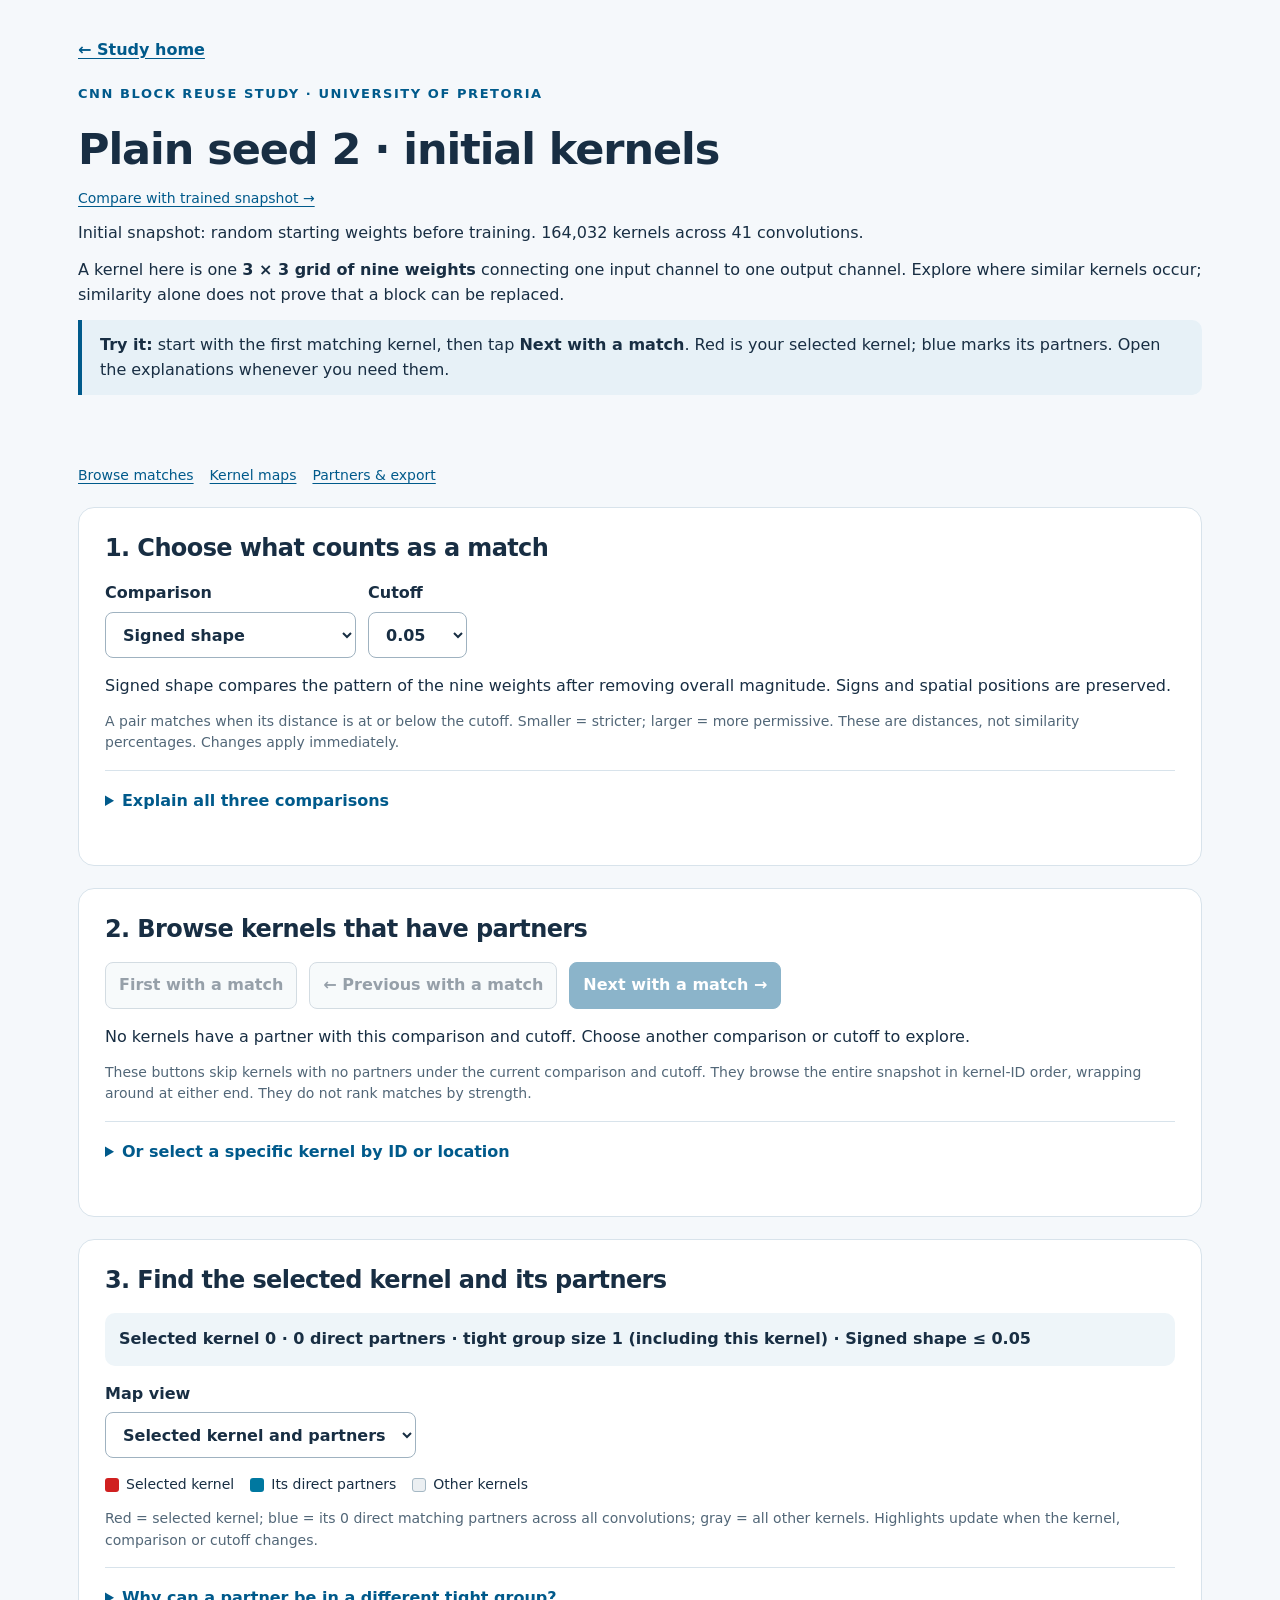
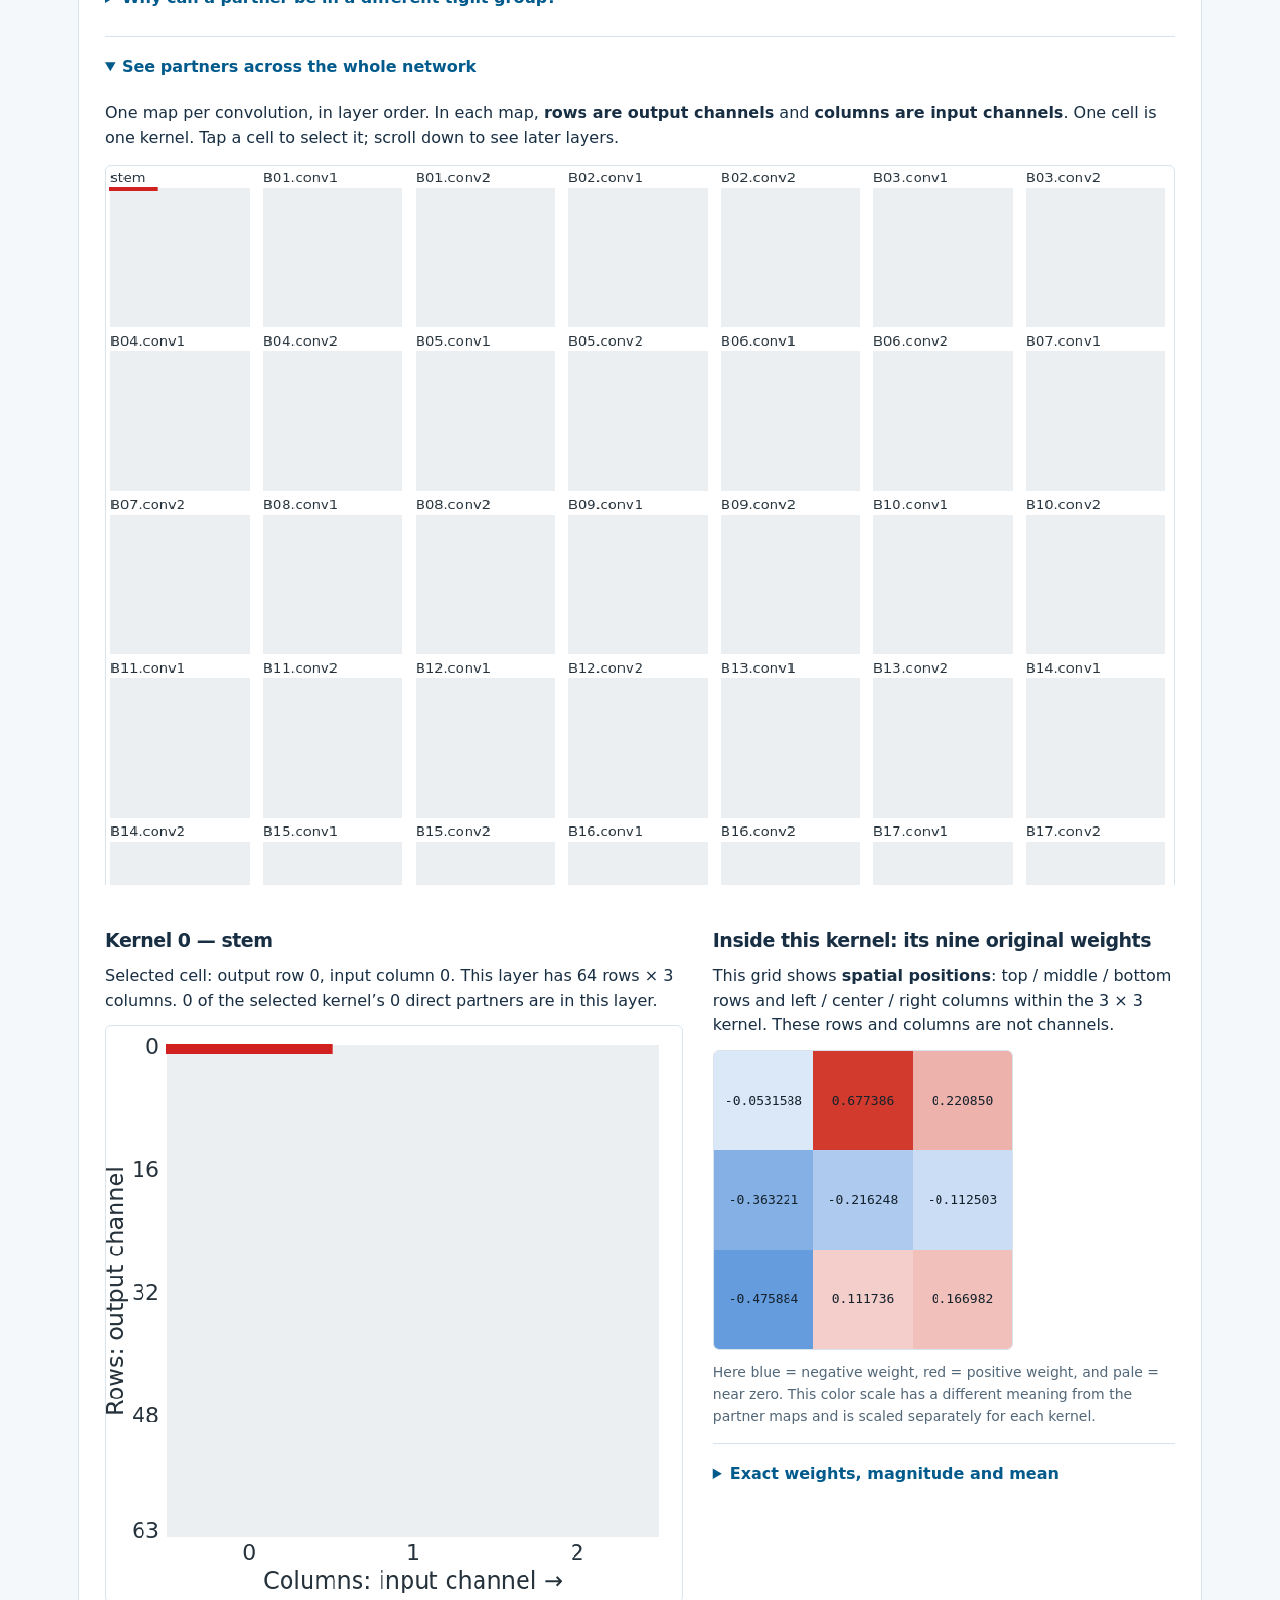
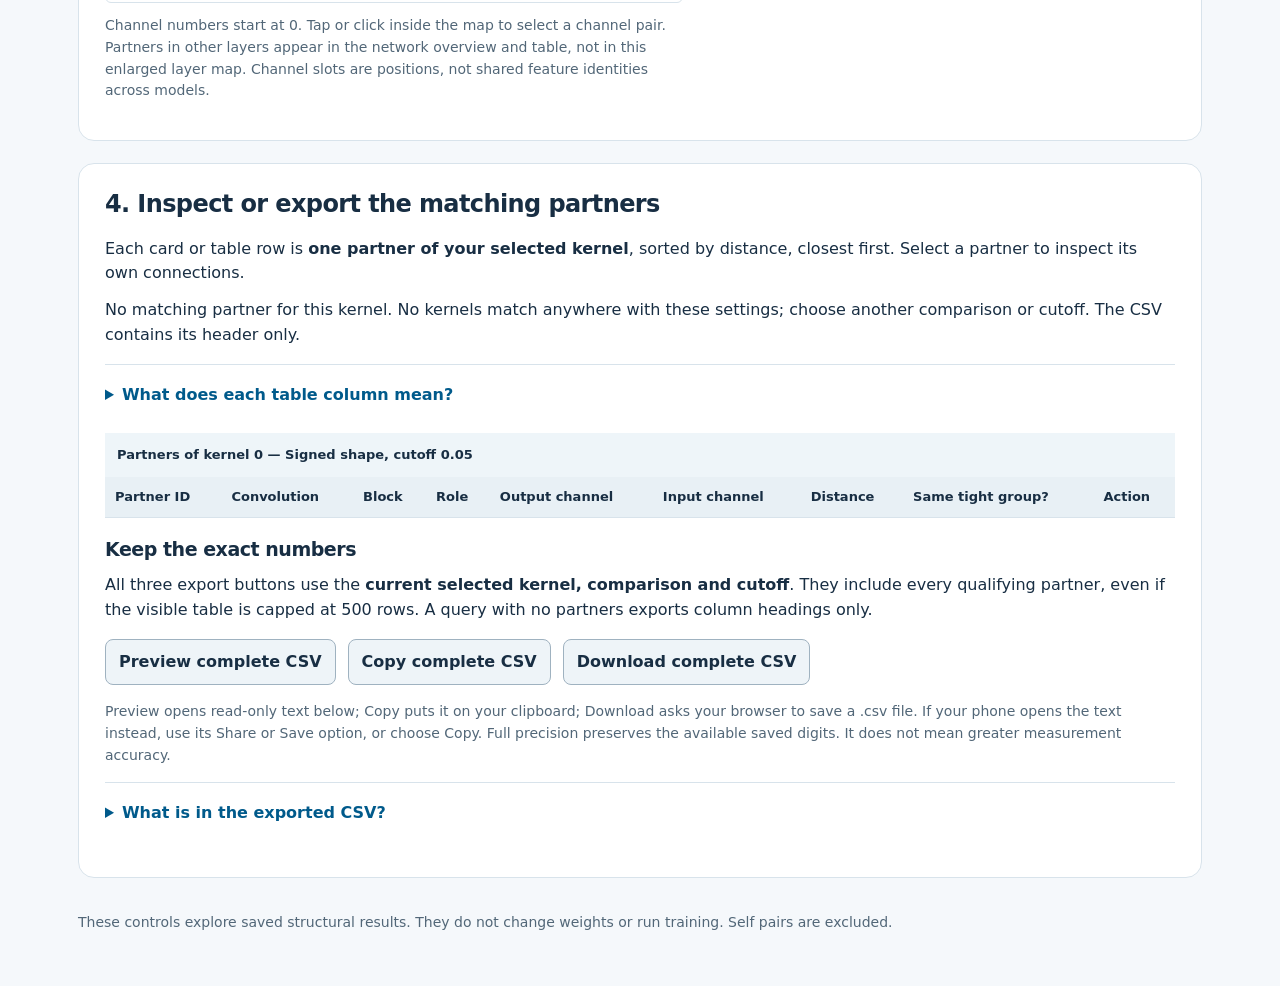
<file: explorers/plain_seed2_initial.html>
<!doctype html>
<html lang="en"><head><meta charset="utf-8"><meta name="viewport" content="width=device-width,initial-scale=1">
<title>Plain seed 2 · initial kernels</title><link rel="stylesheet" href="viewer.css?v=mobile-1"></head>
<body><header><div class="top-links"><a class="back-link" href="../index.html">&larr; Study home</a></div><p class="eyebrow">CNN block reuse study · University of Pretoria</p><h1 id="title">Kernel explorer</h1><div id="snapshot-switch" class="snap-switch"></div>
<p id="snapshot-note"></p><p>A kernel here is one <strong>3 &times; 3 grid of nine weights</strong> connecting one input channel to one output channel. Explore where similar kernels occur; similarity alone does not prove that a block can be replaced.</p>
<p class="start"><strong>Try it:</strong> start with the first matching kernel, then tap <strong>Next with a match</strong>. Red is your selected kernel; blue marks its partners. Open the explanations whenever you need them.</p><div id="loading" class="loader" role="status" aria-live="polite"><strong id="loading-title">Loading this snapshot</strong><div class="load-progress"></div><p id="loading-note">Downloading the saved kernels and matches. This only runs in your browser.</p><button id="retry-load" hidden>Try loading again</button></div><noscript><p class="start">Enable JavaScript in your browser to explore the saved kernels and matches.</p></noscript></header>
<main id="explorer-main" hidden><nav class="jump-links" aria-label="Jump to a section"><a href="#browse-heading">Browse matches</a><a href="#maps-heading">Kernel maps</a><a href="#partners-heading">Partners &amp; export</a></nav>
<section class="panel" aria-labelledby="compare-heading"><h2 id="compare-heading">1. Choose what counts as a match</h2>
<div class="controls"><label>Comparison<select id="metric" aria-describedby="metric-help"><option value="shape">Signed shape</option><option value="weights">Original weight values</option><option value="centered">Centered shape</option></select></label>
<label>Cutoff<select id="cutoff" aria-describedby="cutoff-help"><option>0.01</option><option>0.025</option><option selected>0.05</option><option>0.075</option><option>0.1</option></select></label></div>
<p id="metric-help"></p><p id="cutoff-help" class="note">A pair matches when its distance is at or below the cutoff. Smaller = stricter; larger = more permissive. These are distances, not similarity percentages. Changes apply immediately.</p>
<details><summary>Explain all three comparisons</summary><dl><dt>Signed shape</dt><dd>Divide each kernel by its magnitude, then compare the patterns. A kernel and twice that kernel have the same signed shape. Flipped signs remain different.</dd><dt>Original weight values</dt><dd>Compare the nine original values. The distance is their Euclidean difference divided by the smaller kernel magnitude, so magnitude differences matter.</dd><dt>Centered shape</dt><dd>Subtract each kernel's own mean, then normalize and compare. This asks whether the pattern remains similar after removing its average level.</dd></dl></details></section>
<section class="panel" aria-labelledby="browse-heading"><h2 id="browse-heading">2. Browse kernels that have partners</h2>
<div class="controls matching-nav"><button id="first-match">First with a match</button><button id="previous-match">&larr; Previous with a match</button><button id="next-match">Next with a match &rarr;</button></div>
<p id="navigation-status" role="status"></p><p class="note">These buttons skip kernels with no partners under the current comparison and cutoff. They browse the entire snapshot in kernel-ID order, wrapping around at either end. They do not rank matches by strength.</p>
<details><summary>Or select a specific kernel by ID or location</summary>
<div class="controls"><label>Kernel ID<input id="kernel" type="number" value="0" min="0" step="1" aria-describedby="id-help"></label><button id="select-id">Select kernel ID</button></div><p id="id-help" class="note"></p>
<div class="controls"><label>Convolution<select id="layer" aria-describedby="coordinate-help"></select></label><label>Output channel<input id="output" type="number" value="0" min="0" step="1"></label><label>Input channel<input id="input" type="number" value="0" min="0" step="1"></label><button id="select-coordinates">Select coordinates</button></div>
<p id="coordinate-help" class="note"></p><p class="note">Use either ID or coordinates; you do not need to fill in both. For example, B01.conv1 / output 5 / input 12 selects the kernel connecting those channels in block 1's first convolution. Stem is the first convolution; conv1 and conv2 are the two convolutions within each block.</p></details></section>
<section class="panel" aria-labelledby="maps-heading"><h2 id="maps-heading">3. Find the selected kernel and its partners</h2>
<p id="summary" class="selection" role="status"></p>
<div class="controls"><label>Map view<select id="map-view"><option value="partners">Selected kernel and partners</option><option value="groups">All tight groups</option></select></label></div>
<div class="legend" id="partner-legend"><span><i class="swatch selected-swatch"></i>Selected kernel</span><span><i class="swatch partner-swatch"></i>Its direct partners</span><span><i class="swatch other-swatch"></i>Other kernels</span></div><p id="map-legend" class="note"></p>
<details><summary>Why can a partner be in a different tight group?</summary><p>A direct partner matches your selected kernel. A tight group requires <em>every pair</em> within it to match. If A matches B and B matches C, but A does not match C, all three cannot form one tight group. The table includes every direct partner, even if the clustering assigns it to another group.</p><p>Group size includes the selected kernel. A singleton has group size 1 and may still have a direct partner in another group. Group colors are visual aids, not identities across models or cutoffs.</p></details>
<details id="overview-details" open><summary>See partners across the whole network</summary><p>One map per convolution, in layer order. In each map, <strong>rows are output channels</strong> and <strong>columns are input channels</strong>. One cell is one kernel. Tap a cell to select it; scroll down to see later layers.</p><div class="overview-scroll" tabindex="0" role="region" aria-label="Network overview"><canvas id="overview" width="980" height="880" aria-label="All convolution kernel maps"></canvas></div></details>
<div class="detail"><div><h3 id="coordinates">Selected kernel</h3><p id="layer-help"></p><canvas id="layer-map" width="600" height="600" aria-label="Selected convolution map: rows are output channels, columns are input channels"></canvas><p class="note">Channel numbers start at 0. Tap or click inside the map to select a channel pair. Partners in other layers appear in the network overview and table, not in this enlarged layer map. Channel slots are positions, not shared feature identities across models.</p></div>
<div><h3>Inside this kernel: its nine original weights</h3><p>This grid shows <strong>spatial positions</strong>: top / middle / bottom rows and left / center / right columns within the 3 &times; 3 kernel. These rows and columns are not channels.</p><canvas id="weights" width="300" height="300" aria-label="Original three by three kernel weights"></canvas><p class="note">Here blue = negative weight, red = positive weight, and pale = near zero. This color scale has a different meaning from the partner maps and is scaled separately for each kernel.</p><details><summary>Exact weights, magnitude and mean</summary><pre id="weight-values"></pre><p id="kernel-info"></p><p class="note">Magnitude (norm) is the square root of the sum of squared weights. Mean is the average of the nine weights. Use the numbers, not heatmap color intensity, to compare magnitudes across kernels.</p></details></div></div></section>
<section class="panel" aria-labelledby="partners-heading"><h2 id="partners-heading">4. Inspect or export the matching partners</h2><p>Each card or table row is <strong>one partner of your selected kernel</strong>, sorted by distance, closest first. Select a partner to inspect its own connections.</p><p id="match-status" role="status"></p>
<details><summary>What does each table column mean?</summary><dl class="glossary"><dt>Partner ID</dt><dd>The partner's unique kernel number in this snapshot.</dd><dt>Convolution</dt><dd>Its convolution index and name, such as 21: B11.conv1.</dd><dt>Block</dt><dd>The containing block, B01 to B20. Stem is before these blocks.</dd><dt>Role</dt><dd>Stem, conv1 or conv2: the convolution's position in the block.</dd><dt>Output channel / Input channel</dt><dd>The partner's row / column in its own convolution map, not in the selected kernel's layer.</dd><dt>Distance</dt><dd>Difference from the selected kernel under the chosen comparison. Smaller = closer; zero = identical under that comparison.</dd><dt>Same tight group?</dt><dd>Whether the partner and selected kernel belong to the same complete-linkage group. A No still means the pair directly matches.</dd><dt>Action</dt><dd>Select makes this partner the new query and refreshes the maps and table.</dd></dl></details>
<div id="match-cards" class="match-cards" aria-label="Matching partner cards"></div><div class="scroll partner-table" tabindex="0" role="region" aria-label="Scrollable matching partners table"><table><caption id="table-caption">Partners of the selected kernel</caption><thead><tr><th scope="col">Partner ID</th><th scope="col">Convolution</th><th scope="col">Block</th><th scope="col">Role</th><th scope="col">Output channel</th><th scope="col">Input channel</th><th scope="col">Distance</th><th scope="col">Same tight group?</th><th scope="col">Action</th></tr></thead><tbody id="matches"></tbody></table></div>
<h3>Keep the exact numbers</h3><p>All three export buttons use the <strong>current selected kernel, comparison and cutoff</strong>. They include every qualifying partner, even if the visible table is capped at 500 rows. A query with no partners exports column headings only.</p>
<div class="controls export-controls"><button id="preview">Preview complete CSV</button><button id="copy">Copy complete CSV</button><button id="download">Download complete CSV</button></div><p class="note">Preview opens read-only text below; Copy puts it on your clipboard; Download asks your browser to save a .csv file. If your phone opens the text instead, use its Share or Save option, or choose Copy. Full precision preserves the available saved digits. It does not mean greater measurement accuracy.</p><p id="export-status" role="status"></p><textarea id="csv" rows="12" readonly aria-label="Complete full precision CSV preview" hidden></textarea>
<details><summary>What is in the exported CSV?</summary><p>One row per pair: query and partner IDs; the partner's layer, block, role and channel coordinates; comparison, cutoff and saved distance; raw Euclidean and relative differences; both magnitudes and means; and all nine original weights of each kernel in row order.</p><p>The CSV keeps numeric location codes for analysis: layer and channel indices start at 0; block 0 = stem; role 0 = stem, 1 = conv1, 2 = conv2. Raw relative difference is the raw Euclidean difference divided by the smaller magnitude. The export is this query's partner list, not all pairs in the network.</p></details></section>
<footer>These controls explore saved structural results. They do not change weights or run training. Self pairs are excluded.</footer></main>
<script src="loader.js?v=mobile-2" data-snapshot="plain_seed2_initial" defer></script></body></html>
</file>
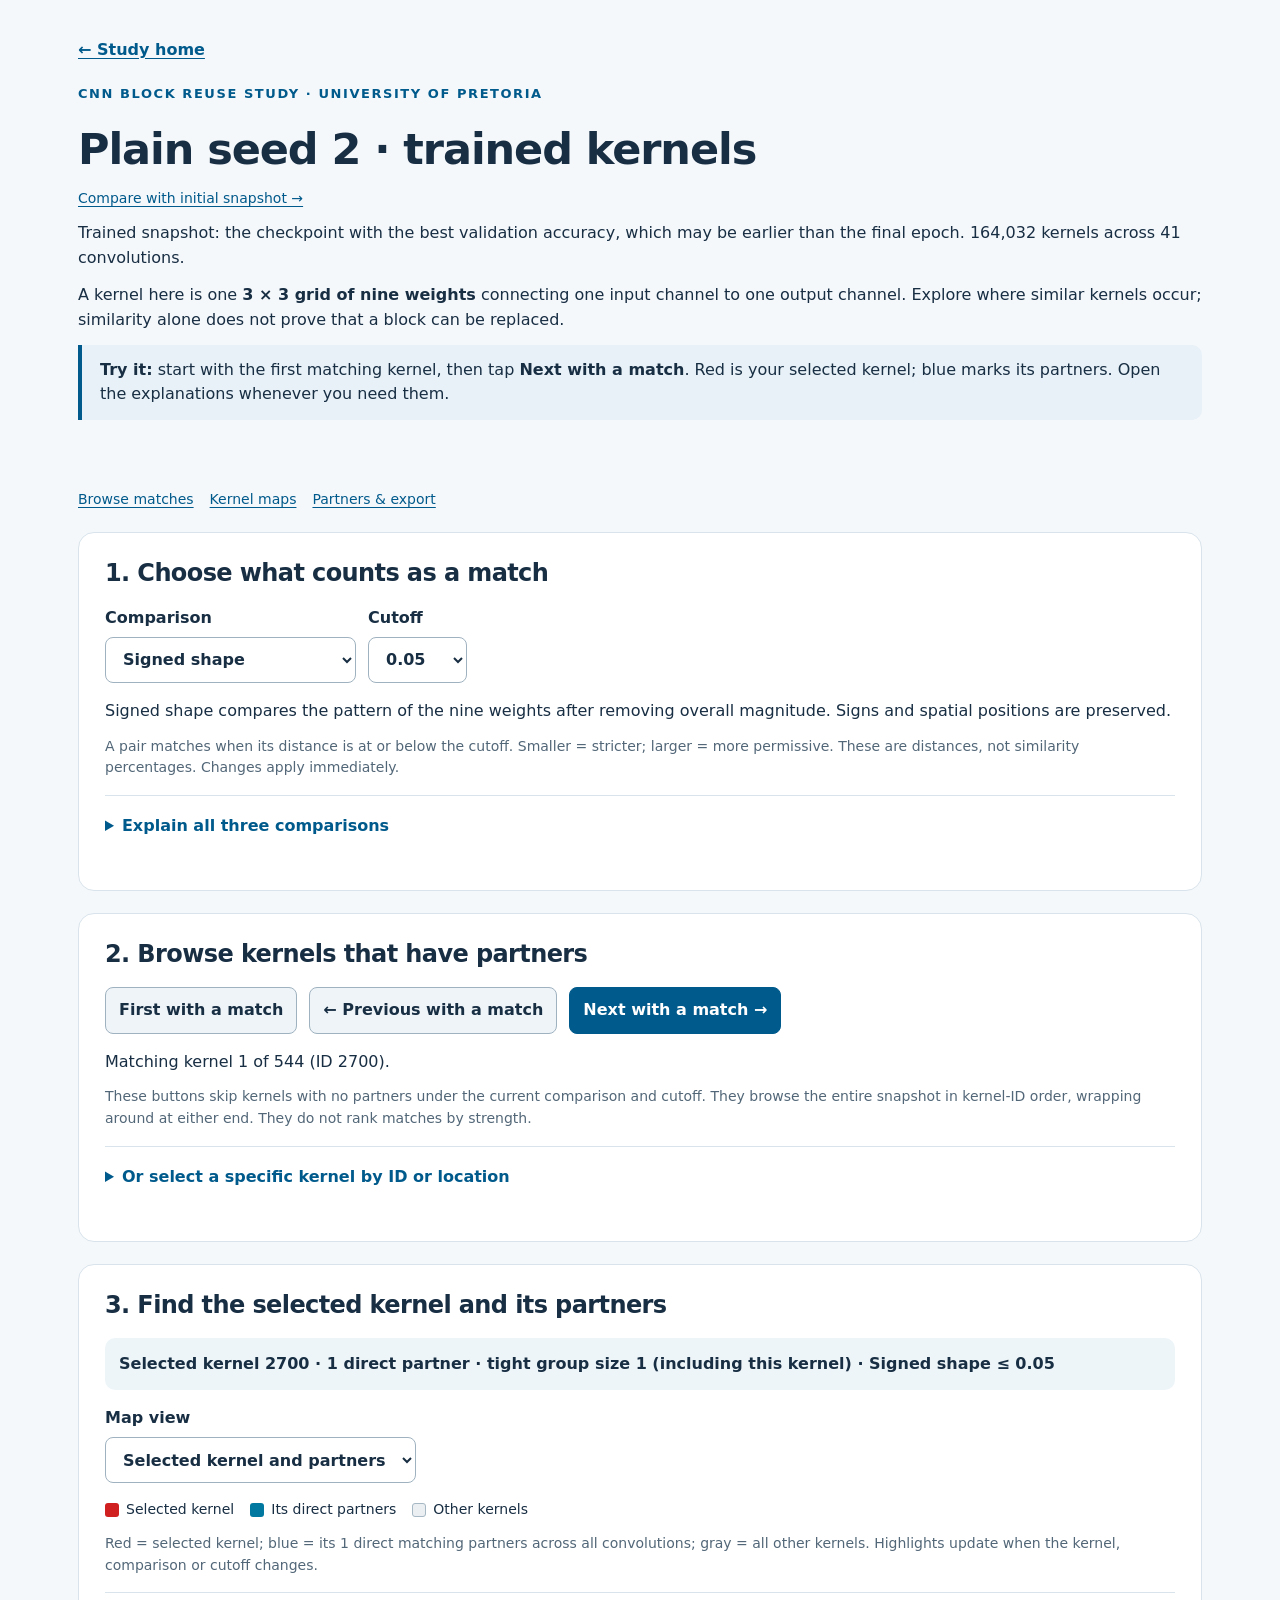
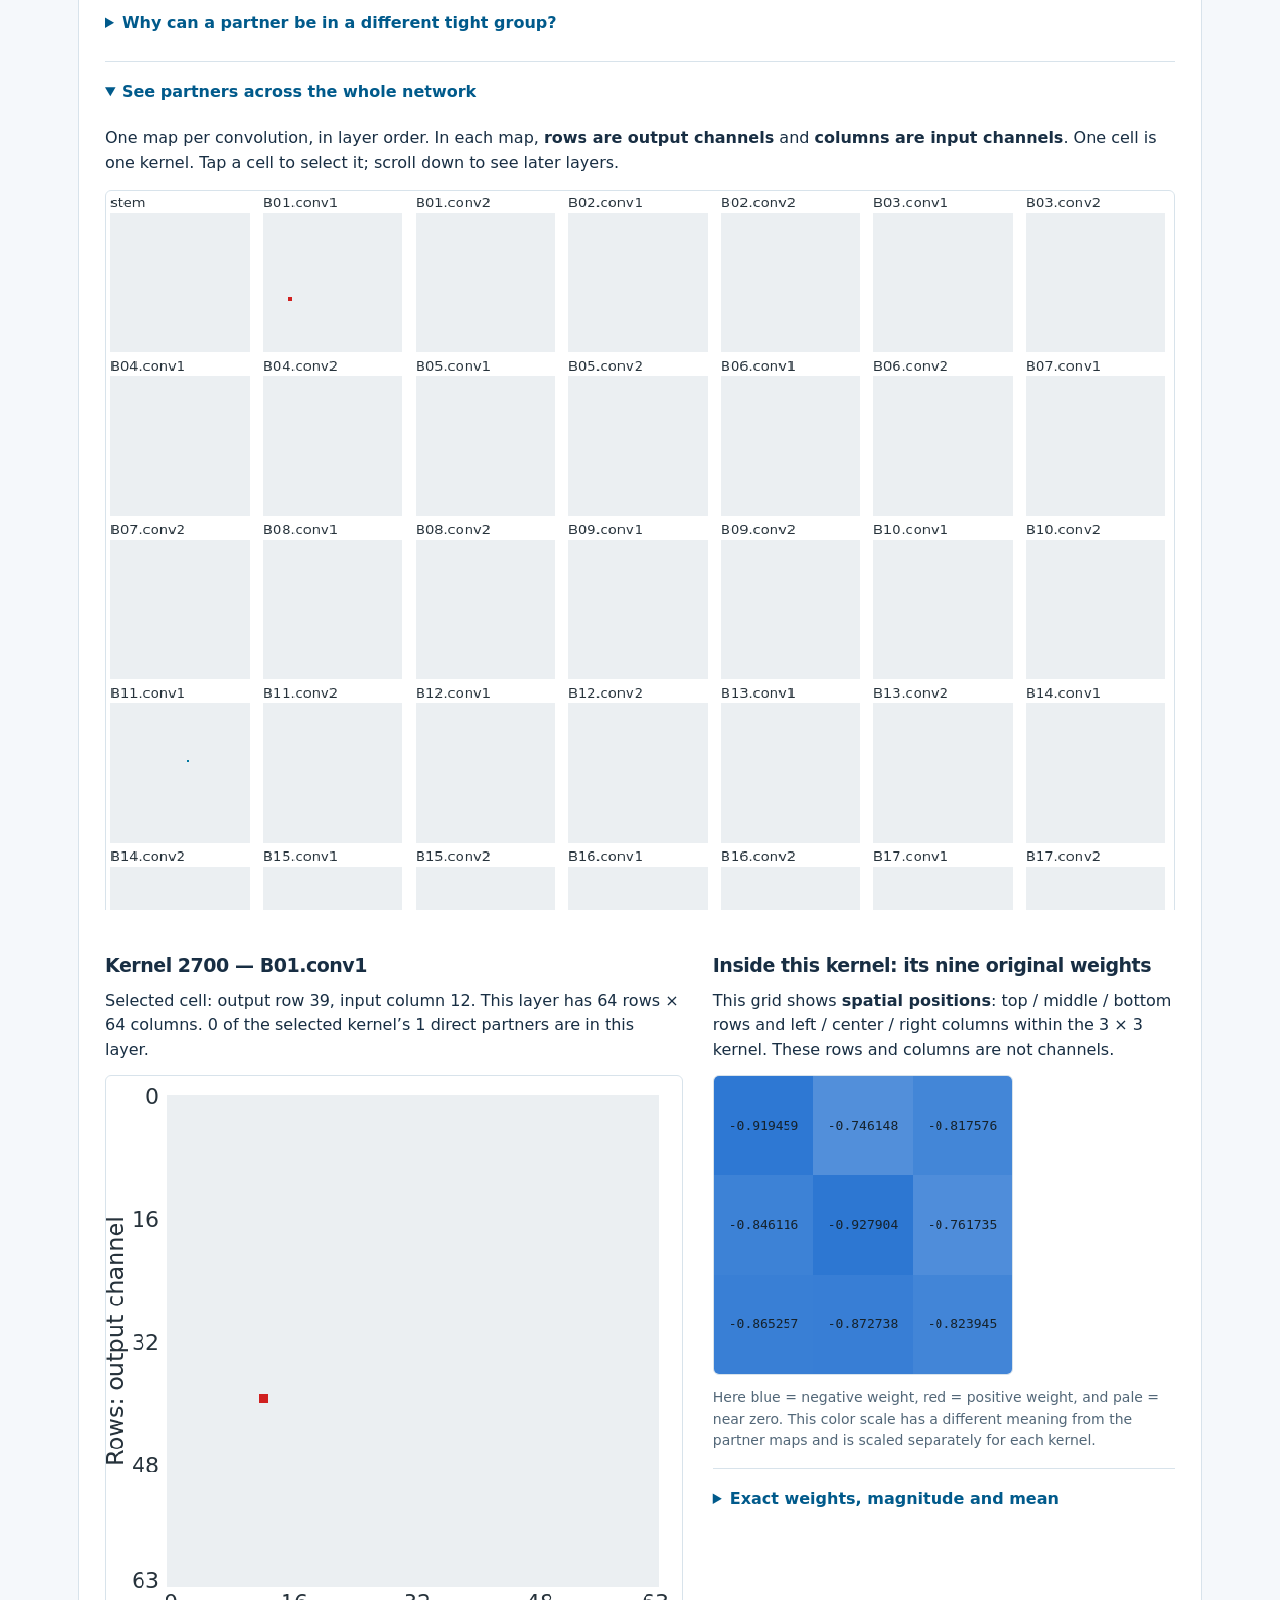
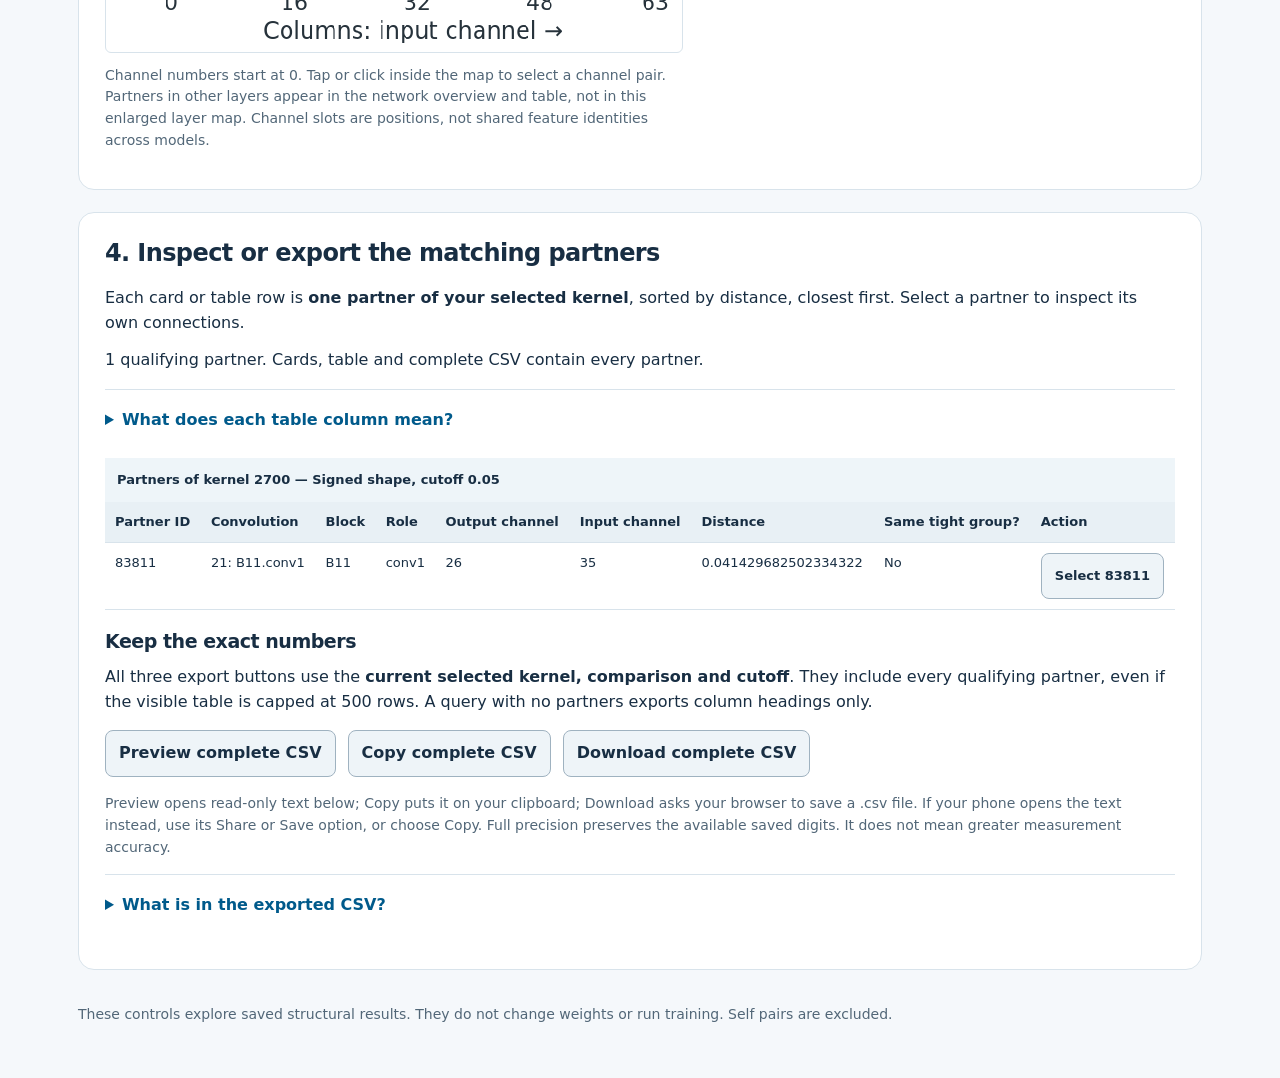
<file: explorers/plain_seed2_trained.html>
<!doctype html>
<html lang="en"><head><meta charset="utf-8"><meta name="viewport" content="width=device-width,initial-scale=1">
<title>Plain seed 2 · trained kernels</title><link rel="stylesheet" href="viewer.css?v=mobile-1"></head>
<body><header><div class="top-links"><a class="back-link" href="../index.html">&larr; Study home</a></div><p class="eyebrow">CNN block reuse study · University of Pretoria</p><h1 id="title">Kernel explorer</h1><div id="snapshot-switch" class="snap-switch"></div>
<p id="snapshot-note"></p><p>A kernel here is one <strong>3 &times; 3 grid of nine weights</strong> connecting one input channel to one output channel. Explore where similar kernels occur; similarity alone does not prove that a block can be replaced.</p>
<p class="start"><strong>Try it:</strong> start with the first matching kernel, then tap <strong>Next with a match</strong>. Red is your selected kernel; blue marks its partners. Open the explanations whenever you need them.</p><div id="loading" class="loader" role="status" aria-live="polite"><strong id="loading-title">Loading this snapshot</strong><div class="load-progress"></div><p id="loading-note">Downloading the saved kernels and matches. This only runs in your browser.</p><button id="retry-load" hidden>Try loading again</button></div><noscript><p class="start">Enable JavaScript in your browser to explore the saved kernels and matches.</p></noscript></header>
<main id="explorer-main" hidden><nav class="jump-links" aria-label="Jump to a section"><a href="#browse-heading">Browse matches</a><a href="#maps-heading">Kernel maps</a><a href="#partners-heading">Partners &amp; export</a></nav>
<section class="panel" aria-labelledby="compare-heading"><h2 id="compare-heading">1. Choose what counts as a match</h2>
<div class="controls"><label>Comparison<select id="metric" aria-describedby="metric-help"><option value="shape">Signed shape</option><option value="weights">Original weight values</option><option value="centered">Centered shape</option></select></label>
<label>Cutoff<select id="cutoff" aria-describedby="cutoff-help"><option>0.01</option><option>0.025</option><option selected>0.05</option><option>0.075</option><option>0.1</option></select></label></div>
<p id="metric-help"></p><p id="cutoff-help" class="note">A pair matches when its distance is at or below the cutoff. Smaller = stricter; larger = more permissive. These are distances, not similarity percentages. Changes apply immediately.</p>
<details><summary>Explain all three comparisons</summary><dl><dt>Signed shape</dt><dd>Divide each kernel by its magnitude, then compare the patterns. A kernel and twice that kernel have the same signed shape. Flipped signs remain different.</dd><dt>Original weight values</dt><dd>Compare the nine original values. The distance is their Euclidean difference divided by the smaller kernel magnitude, so magnitude differences matter.</dd><dt>Centered shape</dt><dd>Subtract each kernel's own mean, then normalize and compare. This asks whether the pattern remains similar after removing its average level.</dd></dl></details></section>
<section class="panel" aria-labelledby="browse-heading"><h2 id="browse-heading">2. Browse kernels that have partners</h2>
<div class="controls matching-nav"><button id="first-match">First with a match</button><button id="previous-match">&larr; Previous with a match</button><button id="next-match">Next with a match &rarr;</button></div>
<p id="navigation-status" role="status"></p><p class="note">These buttons skip kernels with no partners under the current comparison and cutoff. They browse the entire snapshot in kernel-ID order, wrapping around at either end. They do not rank matches by strength.</p>
<details><summary>Or select a specific kernel by ID or location</summary>
<div class="controls"><label>Kernel ID<input id="kernel" type="number" value="0" min="0" step="1" aria-describedby="id-help"></label><button id="select-id">Select kernel ID</button></div><p id="id-help" class="note"></p>
<div class="controls"><label>Convolution<select id="layer" aria-describedby="coordinate-help"></select></label><label>Output channel<input id="output" type="number" value="0" min="0" step="1"></label><label>Input channel<input id="input" type="number" value="0" min="0" step="1"></label><button id="select-coordinates">Select coordinates</button></div>
<p id="coordinate-help" class="note"></p><p class="note">Use either ID or coordinates; you do not need to fill in both. For example, B01.conv1 / output 5 / input 12 selects the kernel connecting those channels in block 1's first convolution. Stem is the first convolution; conv1 and conv2 are the two convolutions within each block.</p></details></section>
<section class="panel" aria-labelledby="maps-heading"><h2 id="maps-heading">3. Find the selected kernel and its partners</h2>
<p id="summary" class="selection" role="status"></p>
<div class="controls"><label>Map view<select id="map-view"><option value="partners">Selected kernel and partners</option><option value="groups">All tight groups</option></select></label></div>
<div class="legend" id="partner-legend"><span><i class="swatch selected-swatch"></i>Selected kernel</span><span><i class="swatch partner-swatch"></i>Its direct partners</span><span><i class="swatch other-swatch"></i>Other kernels</span></div><p id="map-legend" class="note"></p>
<details><summary>Why can a partner be in a different tight group?</summary><p>A direct partner matches your selected kernel. A tight group requires <em>every pair</em> within it to match. If A matches B and B matches C, but A does not match C, all three cannot form one tight group. The table includes every direct partner, even if the clustering assigns it to another group.</p><p>Group size includes the selected kernel. A singleton has group size 1 and may still have a direct partner in another group. Group colors are visual aids, not identities across models or cutoffs.</p></details>
<details id="overview-details" open><summary>See partners across the whole network</summary><p>One map per convolution, in layer order. In each map, <strong>rows are output channels</strong> and <strong>columns are input channels</strong>. One cell is one kernel. Tap a cell to select it; scroll down to see later layers.</p><div class="overview-scroll" tabindex="0" role="region" aria-label="Network overview"><canvas id="overview" width="980" height="880" aria-label="All convolution kernel maps"></canvas></div></details>
<div class="detail"><div><h3 id="coordinates">Selected kernel</h3><p id="layer-help"></p><canvas id="layer-map" width="600" height="600" aria-label="Selected convolution map: rows are output channels, columns are input channels"></canvas><p class="note">Channel numbers start at 0. Tap or click inside the map to select a channel pair. Partners in other layers appear in the network overview and table, not in this enlarged layer map. Channel slots are positions, not shared feature identities across models.</p></div>
<div><h3>Inside this kernel: its nine original weights</h3><p>This grid shows <strong>spatial positions</strong>: top / middle / bottom rows and left / center / right columns within the 3 &times; 3 kernel. These rows and columns are not channels.</p><canvas id="weights" width="300" height="300" aria-label="Original three by three kernel weights"></canvas><p class="note">Here blue = negative weight, red = positive weight, and pale = near zero. This color scale has a different meaning from the partner maps and is scaled separately for each kernel.</p><details><summary>Exact weights, magnitude and mean</summary><pre id="weight-values"></pre><p id="kernel-info"></p><p class="note">Magnitude (norm) is the square root of the sum of squared weights. Mean is the average of the nine weights. Use the numbers, not heatmap color intensity, to compare magnitudes across kernels.</p></details></div></div></section>
<section class="panel" aria-labelledby="partners-heading"><h2 id="partners-heading">4. Inspect or export the matching partners</h2><p>Each card or table row is <strong>one partner of your selected kernel</strong>, sorted by distance, closest first. Select a partner to inspect its own connections.</p><p id="match-status" role="status"></p>
<details><summary>What does each table column mean?</summary><dl class="glossary"><dt>Partner ID</dt><dd>The partner's unique kernel number in this snapshot.</dd><dt>Convolution</dt><dd>Its convolution index and name, such as 21: B11.conv1.</dd><dt>Block</dt><dd>The containing block, B01 to B20. Stem is before these blocks.</dd><dt>Role</dt><dd>Stem, conv1 or conv2: the convolution's position in the block.</dd><dt>Output channel / Input channel</dt><dd>The partner's row / column in its own convolution map, not in the selected kernel's layer.</dd><dt>Distance</dt><dd>Difference from the selected kernel under the chosen comparison. Smaller = closer; zero = identical under that comparison.</dd><dt>Same tight group?</dt><dd>Whether the partner and selected kernel belong to the same complete-linkage group. A No still means the pair directly matches.</dd><dt>Action</dt><dd>Select makes this partner the new query and refreshes the maps and table.</dd></dl></details>
<div id="match-cards" class="match-cards" aria-label="Matching partner cards"></div><div class="scroll partner-table" tabindex="0" role="region" aria-label="Scrollable matching partners table"><table><caption id="table-caption">Partners of the selected kernel</caption><thead><tr><th scope="col">Partner ID</th><th scope="col">Convolution</th><th scope="col">Block</th><th scope="col">Role</th><th scope="col">Output channel</th><th scope="col">Input channel</th><th scope="col">Distance</th><th scope="col">Same tight group?</th><th scope="col">Action</th></tr></thead><tbody id="matches"></tbody></table></div>
<h3>Keep the exact numbers</h3><p>All three export buttons use the <strong>current selected kernel, comparison and cutoff</strong>. They include every qualifying partner, even if the visible table is capped at 500 rows. A query with no partners exports column headings only.</p>
<div class="controls export-controls"><button id="preview">Preview complete CSV</button><button id="copy">Copy complete CSV</button><button id="download">Download complete CSV</button></div><p class="note">Preview opens read-only text below; Copy puts it on your clipboard; Download asks your browser to save a .csv file. If your phone opens the text instead, use its Share or Save option, or choose Copy. Full precision preserves the available saved digits. It does not mean greater measurement accuracy.</p><p id="export-status" role="status"></p><textarea id="csv" rows="12" readonly aria-label="Complete full precision CSV preview" hidden></textarea>
<details><summary>What is in the exported CSV?</summary><p>One row per pair: query and partner IDs; the partner's layer, block, role and channel coordinates; comparison, cutoff and saved distance; raw Euclidean and relative differences; both magnitudes and means; and all nine original weights of each kernel in row order.</p><p>The CSV keeps numeric location codes for analysis: layer and channel indices start at 0; block 0 = stem; role 0 = stem, 1 = conv1, 2 = conv2. Raw relative difference is the raw Euclidean difference divided by the smaller magnitude. The export is this query's partner list, not all pairs in the network.</p></details></section>
<footer>These controls explore saved structural results. They do not change weights or run training. Self pairs are excluded.</footer></main>
<script src="loader.js?v=mobile-2" data-snapshot="plain_seed2_trained" defer></script></body></html>
</file>
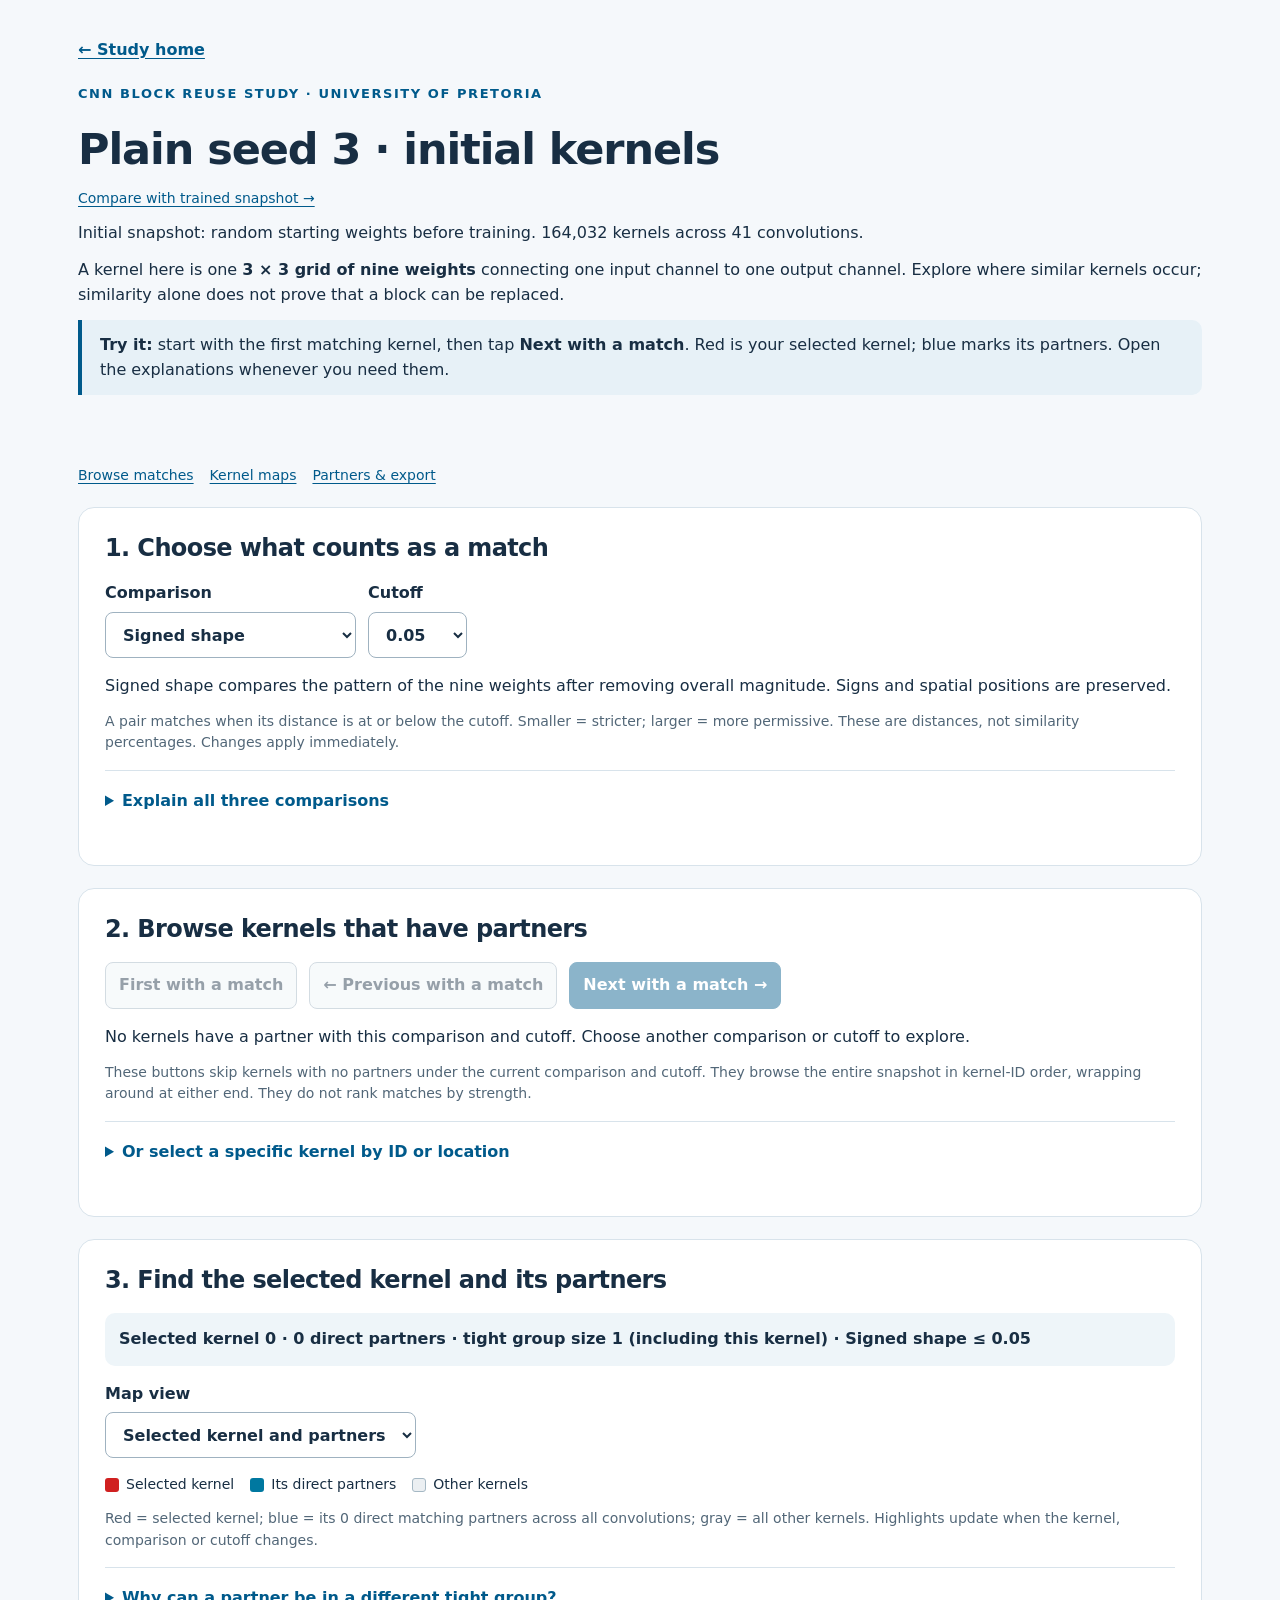
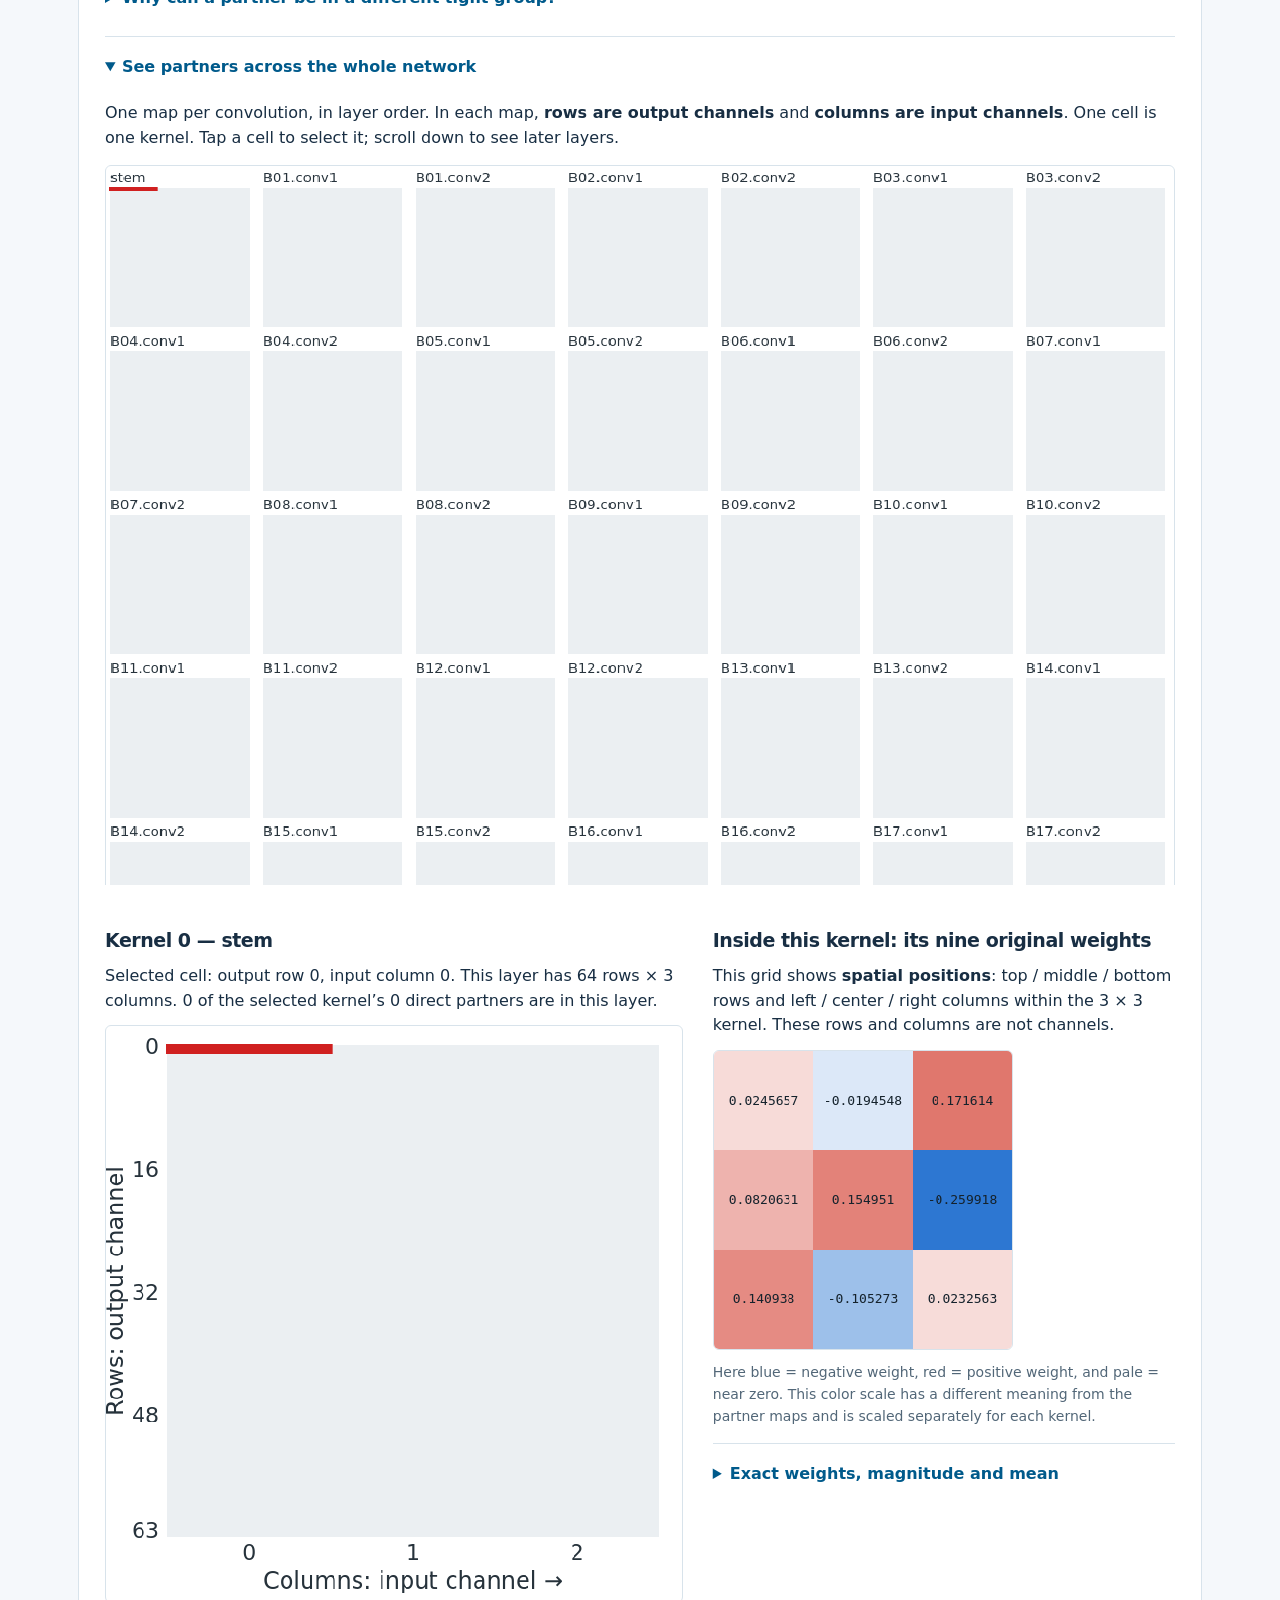
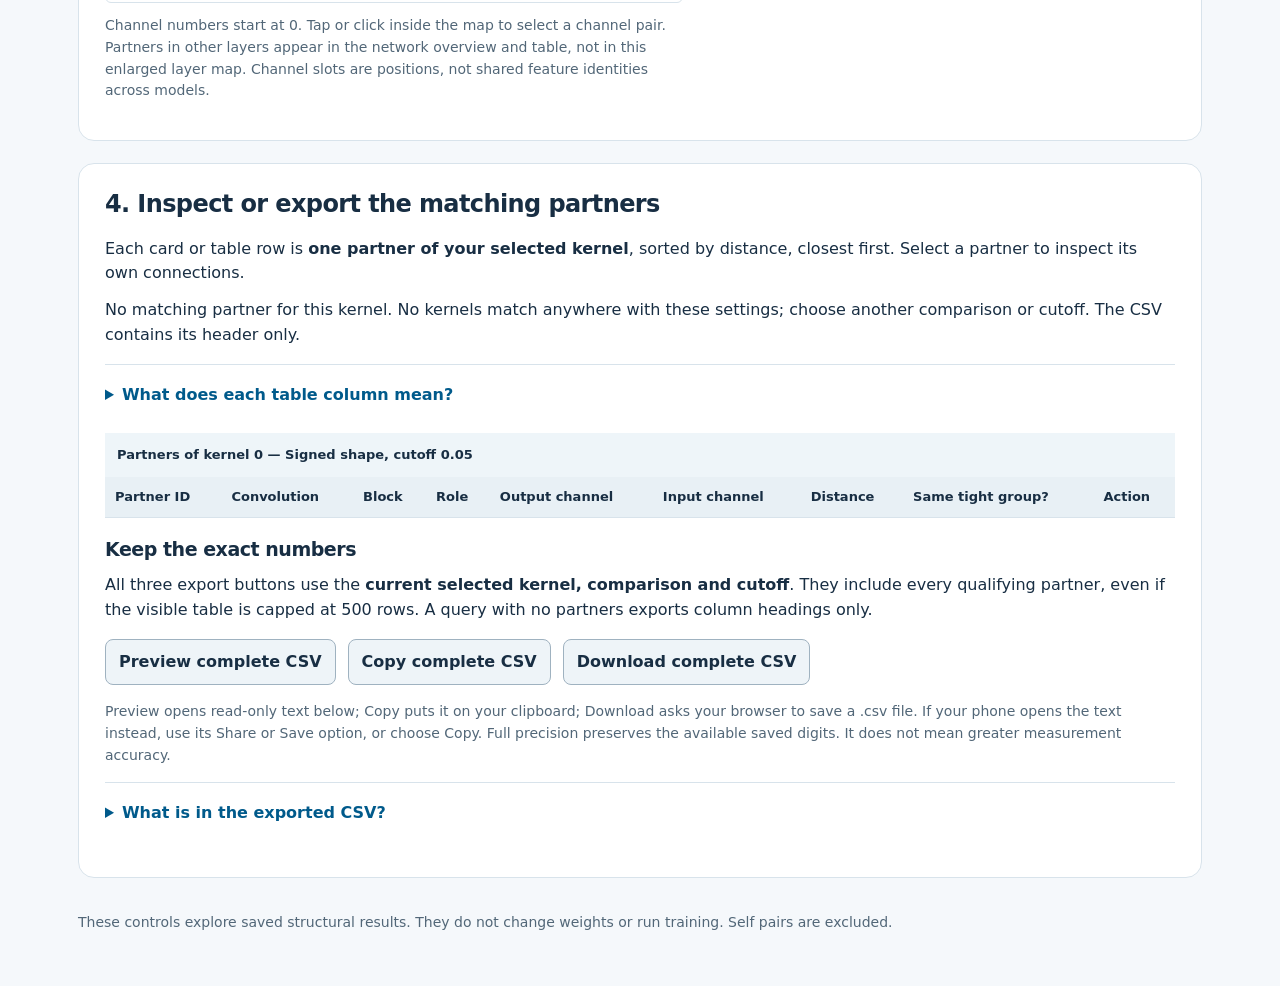
<file: explorers/plain_seed3_initial.html>
<!doctype html>
<html lang="en"><head><meta charset="utf-8"><meta name="viewport" content="width=device-width,initial-scale=1">
<title>Plain seed 3 · initial kernels</title><link rel="stylesheet" href="viewer.css?v=mobile-1"></head>
<body><header><div class="top-links"><a class="back-link" href="../index.html">&larr; Study home</a></div><p class="eyebrow">CNN block reuse study · University of Pretoria</p><h1 id="title">Kernel explorer</h1><div id="snapshot-switch" class="snap-switch"></div>
<p id="snapshot-note"></p><p>A kernel here is one <strong>3 &times; 3 grid of nine weights</strong> connecting one input channel to one output channel. Explore where similar kernels occur; similarity alone does not prove that a block can be replaced.</p>
<p class="start"><strong>Try it:</strong> start with the first matching kernel, then tap <strong>Next with a match</strong>. Red is your selected kernel; blue marks its partners. Open the explanations whenever you need them.</p><div id="loading" class="loader" role="status" aria-live="polite"><strong id="loading-title">Loading this snapshot</strong><div class="load-progress"></div><p id="loading-note">Downloading the saved kernels and matches. This only runs in your browser.</p><button id="retry-load" hidden>Try loading again</button></div><noscript><p class="start">Enable JavaScript in your browser to explore the saved kernels and matches.</p></noscript></header>
<main id="explorer-main" hidden><nav class="jump-links" aria-label="Jump to a section"><a href="#browse-heading">Browse matches</a><a href="#maps-heading">Kernel maps</a><a href="#partners-heading">Partners &amp; export</a></nav>
<section class="panel" aria-labelledby="compare-heading"><h2 id="compare-heading">1. Choose what counts as a match</h2>
<div class="controls"><label>Comparison<select id="metric" aria-describedby="metric-help"><option value="shape">Signed shape</option><option value="weights">Original weight values</option><option value="centered">Centered shape</option></select></label>
<label>Cutoff<select id="cutoff" aria-describedby="cutoff-help"><option>0.01</option><option>0.025</option><option selected>0.05</option><option>0.075</option><option>0.1</option></select></label></div>
<p id="metric-help"></p><p id="cutoff-help" class="note">A pair matches when its distance is at or below the cutoff. Smaller = stricter; larger = more permissive. These are distances, not similarity percentages. Changes apply immediately.</p>
<details><summary>Explain all three comparisons</summary><dl><dt>Signed shape</dt><dd>Divide each kernel by its magnitude, then compare the patterns. A kernel and twice that kernel have the same signed shape. Flipped signs remain different.</dd><dt>Original weight values</dt><dd>Compare the nine original values. The distance is their Euclidean difference divided by the smaller kernel magnitude, so magnitude differences matter.</dd><dt>Centered shape</dt><dd>Subtract each kernel's own mean, then normalize and compare. This asks whether the pattern remains similar after removing its average level.</dd></dl></details></section>
<section class="panel" aria-labelledby="browse-heading"><h2 id="browse-heading">2. Browse kernels that have partners</h2>
<div class="controls matching-nav"><button id="first-match">First with a match</button><button id="previous-match">&larr; Previous with a match</button><button id="next-match">Next with a match &rarr;</button></div>
<p id="navigation-status" role="status"></p><p class="note">These buttons skip kernels with no partners under the current comparison and cutoff. They browse the entire snapshot in kernel-ID order, wrapping around at either end. They do not rank matches by strength.</p>
<details><summary>Or select a specific kernel by ID or location</summary>
<div class="controls"><label>Kernel ID<input id="kernel" type="number" value="0" min="0" step="1" aria-describedby="id-help"></label><button id="select-id">Select kernel ID</button></div><p id="id-help" class="note"></p>
<div class="controls"><label>Convolution<select id="layer" aria-describedby="coordinate-help"></select></label><label>Output channel<input id="output" type="number" value="0" min="0" step="1"></label><label>Input channel<input id="input" type="number" value="0" min="0" step="1"></label><button id="select-coordinates">Select coordinates</button></div>
<p id="coordinate-help" class="note"></p><p class="note">Use either ID or coordinates; you do not need to fill in both. For example, B01.conv1 / output 5 / input 12 selects the kernel connecting those channels in block 1's first convolution. Stem is the first convolution; conv1 and conv2 are the two convolutions within each block.</p></details></section>
<section class="panel" aria-labelledby="maps-heading"><h2 id="maps-heading">3. Find the selected kernel and its partners</h2>
<p id="summary" class="selection" role="status"></p>
<div class="controls"><label>Map view<select id="map-view"><option value="partners">Selected kernel and partners</option><option value="groups">All tight groups</option></select></label></div>
<div class="legend" id="partner-legend"><span><i class="swatch selected-swatch"></i>Selected kernel</span><span><i class="swatch partner-swatch"></i>Its direct partners</span><span><i class="swatch other-swatch"></i>Other kernels</span></div><p id="map-legend" class="note"></p>
<details><summary>Why can a partner be in a different tight group?</summary><p>A direct partner matches your selected kernel. A tight group requires <em>every pair</em> within it to match. If A matches B and B matches C, but A does not match C, all three cannot form one tight group. The table includes every direct partner, even if the clustering assigns it to another group.</p><p>Group size includes the selected kernel. A singleton has group size 1 and may still have a direct partner in another group. Group colors are visual aids, not identities across models or cutoffs.</p></details>
<details id="overview-details" open><summary>See partners across the whole network</summary><p>One map per convolution, in layer order. In each map, <strong>rows are output channels</strong> and <strong>columns are input channels</strong>. One cell is one kernel. Tap a cell to select it; scroll down to see later layers.</p><div class="overview-scroll" tabindex="0" role="region" aria-label="Network overview"><canvas id="overview" width="980" height="880" aria-label="All convolution kernel maps"></canvas></div></details>
<div class="detail"><div><h3 id="coordinates">Selected kernel</h3><p id="layer-help"></p><canvas id="layer-map" width="600" height="600" aria-label="Selected convolution map: rows are output channels, columns are input channels"></canvas><p class="note">Channel numbers start at 0. Tap or click inside the map to select a channel pair. Partners in other layers appear in the network overview and table, not in this enlarged layer map. Channel slots are positions, not shared feature identities across models.</p></div>
<div><h3>Inside this kernel: its nine original weights</h3><p>This grid shows <strong>spatial positions</strong>: top / middle / bottom rows and left / center / right columns within the 3 &times; 3 kernel. These rows and columns are not channels.</p><canvas id="weights" width="300" height="300" aria-label="Original three by three kernel weights"></canvas><p class="note">Here blue = negative weight, red = positive weight, and pale = near zero. This color scale has a different meaning from the partner maps and is scaled separately for each kernel.</p><details><summary>Exact weights, magnitude and mean</summary><pre id="weight-values"></pre><p id="kernel-info"></p><p class="note">Magnitude (norm) is the square root of the sum of squared weights. Mean is the average of the nine weights. Use the numbers, not heatmap color intensity, to compare magnitudes across kernels.</p></details></div></div></section>
<section class="panel" aria-labelledby="partners-heading"><h2 id="partners-heading">4. Inspect or export the matching partners</h2><p>Each card or table row is <strong>one partner of your selected kernel</strong>, sorted by distance, closest first. Select a partner to inspect its own connections.</p><p id="match-status" role="status"></p>
<details><summary>What does each table column mean?</summary><dl class="glossary"><dt>Partner ID</dt><dd>The partner's unique kernel number in this snapshot.</dd><dt>Convolution</dt><dd>Its convolution index and name, such as 21: B11.conv1.</dd><dt>Block</dt><dd>The containing block, B01 to B20. Stem is before these blocks.</dd><dt>Role</dt><dd>Stem, conv1 or conv2: the convolution's position in the block.</dd><dt>Output channel / Input channel</dt><dd>The partner's row / column in its own convolution map, not in the selected kernel's layer.</dd><dt>Distance</dt><dd>Difference from the selected kernel under the chosen comparison. Smaller = closer; zero = identical under that comparison.</dd><dt>Same tight group?</dt><dd>Whether the partner and selected kernel belong to the same complete-linkage group. A No still means the pair directly matches.</dd><dt>Action</dt><dd>Select makes this partner the new query and refreshes the maps and table.</dd></dl></details>
<div id="match-cards" class="match-cards" aria-label="Matching partner cards"></div><div class="scroll partner-table" tabindex="0" role="region" aria-label="Scrollable matching partners table"><table><caption id="table-caption">Partners of the selected kernel</caption><thead><tr><th scope="col">Partner ID</th><th scope="col">Convolution</th><th scope="col">Block</th><th scope="col">Role</th><th scope="col">Output channel</th><th scope="col">Input channel</th><th scope="col">Distance</th><th scope="col">Same tight group?</th><th scope="col">Action</th></tr></thead><tbody id="matches"></tbody></table></div>
<h3>Keep the exact numbers</h3><p>All three export buttons use the <strong>current selected kernel, comparison and cutoff</strong>. They include every qualifying partner, even if the visible table is capped at 500 rows. A query with no partners exports column headings only.</p>
<div class="controls export-controls"><button id="preview">Preview complete CSV</button><button id="copy">Copy complete CSV</button><button id="download">Download complete CSV</button></div><p class="note">Preview opens read-only text below; Copy puts it on your clipboard; Download asks your browser to save a .csv file. If your phone opens the text instead, use its Share or Save option, or choose Copy. Full precision preserves the available saved digits. It does not mean greater measurement accuracy.</p><p id="export-status" role="status"></p><textarea id="csv" rows="12" readonly aria-label="Complete full precision CSV preview" hidden></textarea>
<details><summary>What is in the exported CSV?</summary><p>One row per pair: query and partner IDs; the partner's layer, block, role and channel coordinates; comparison, cutoff and saved distance; raw Euclidean and relative differences; both magnitudes and means; and all nine original weights of each kernel in row order.</p><p>The CSV keeps numeric location codes for analysis: layer and channel indices start at 0; block 0 = stem; role 0 = stem, 1 = conv1, 2 = conv2. Raw relative difference is the raw Euclidean difference divided by the smaller magnitude. The export is this query's partner list, not all pairs in the network.</p></details></section>
<footer>These controls explore saved structural results. They do not change weights or run training. Self pairs are excluded.</footer></main>
<script src="loader.js?v=mobile-2" data-snapshot="plain_seed3_initial" defer></script></body></html>
</file>
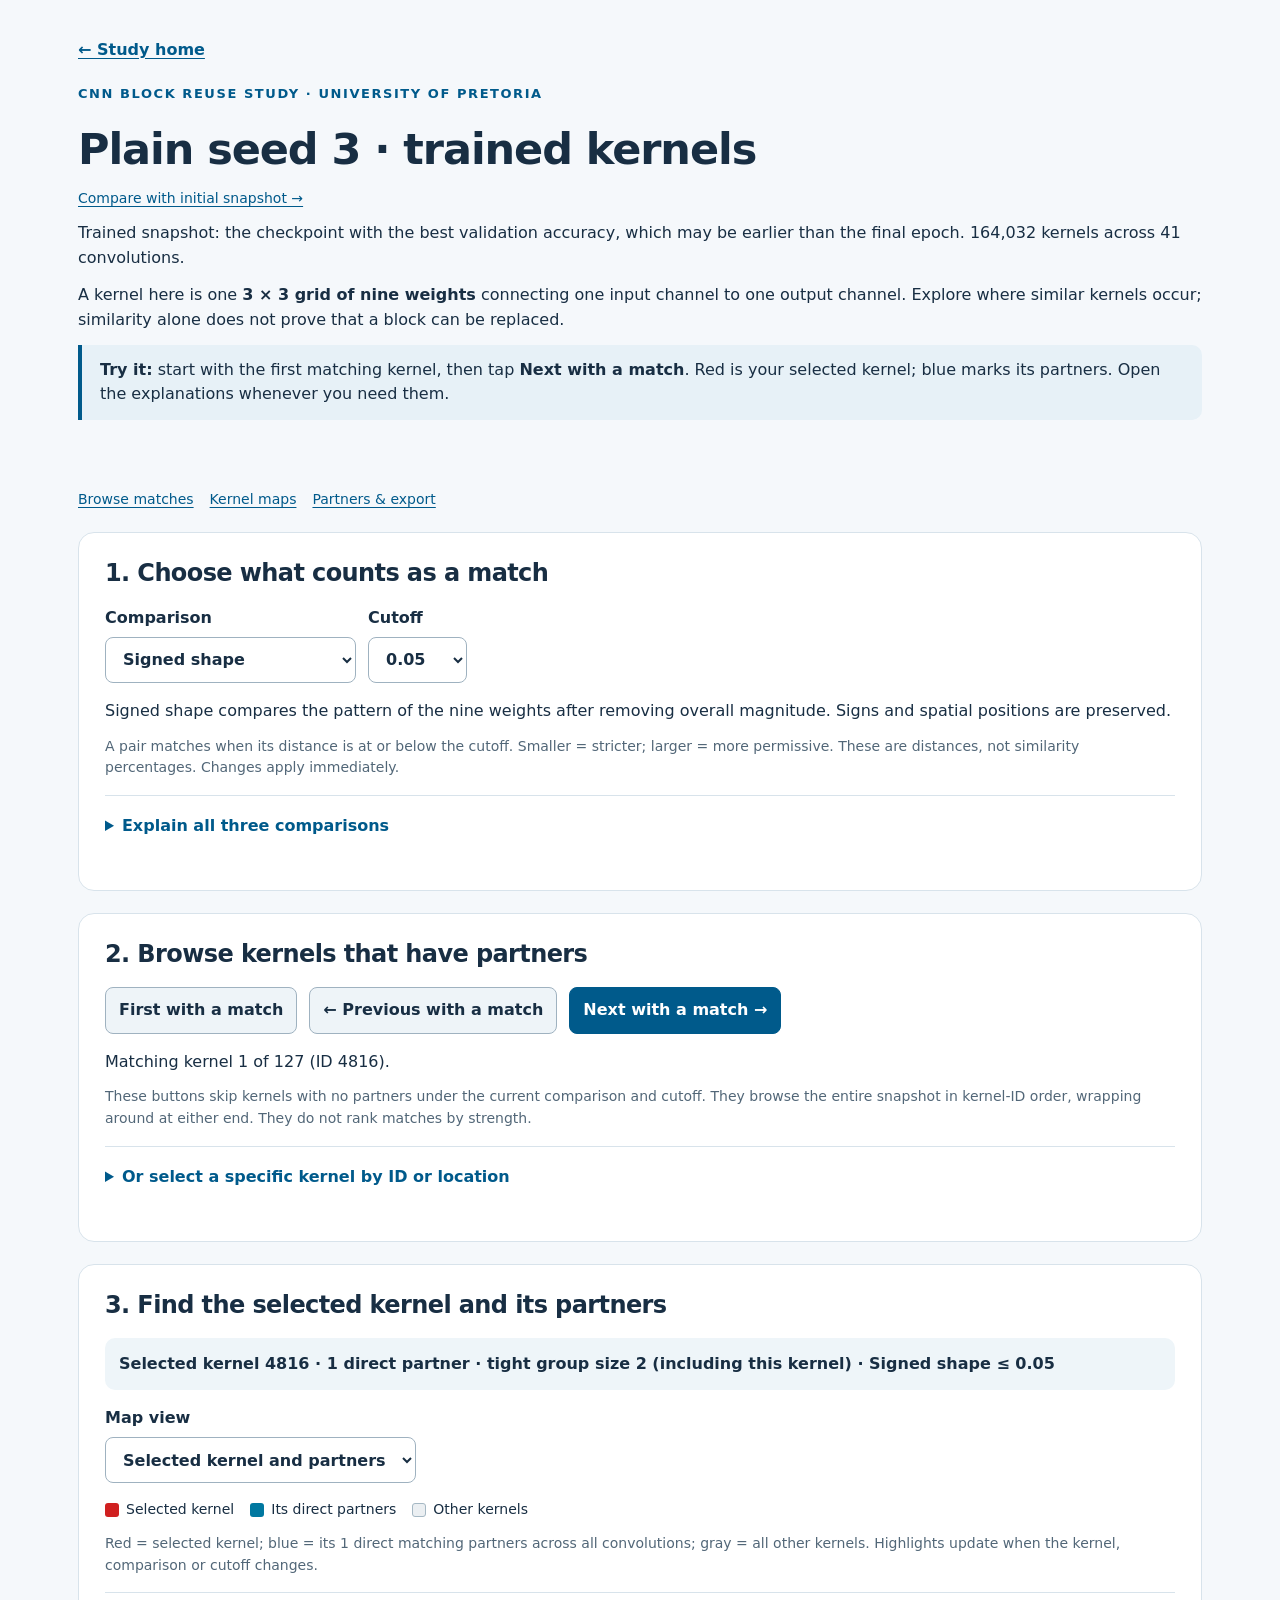
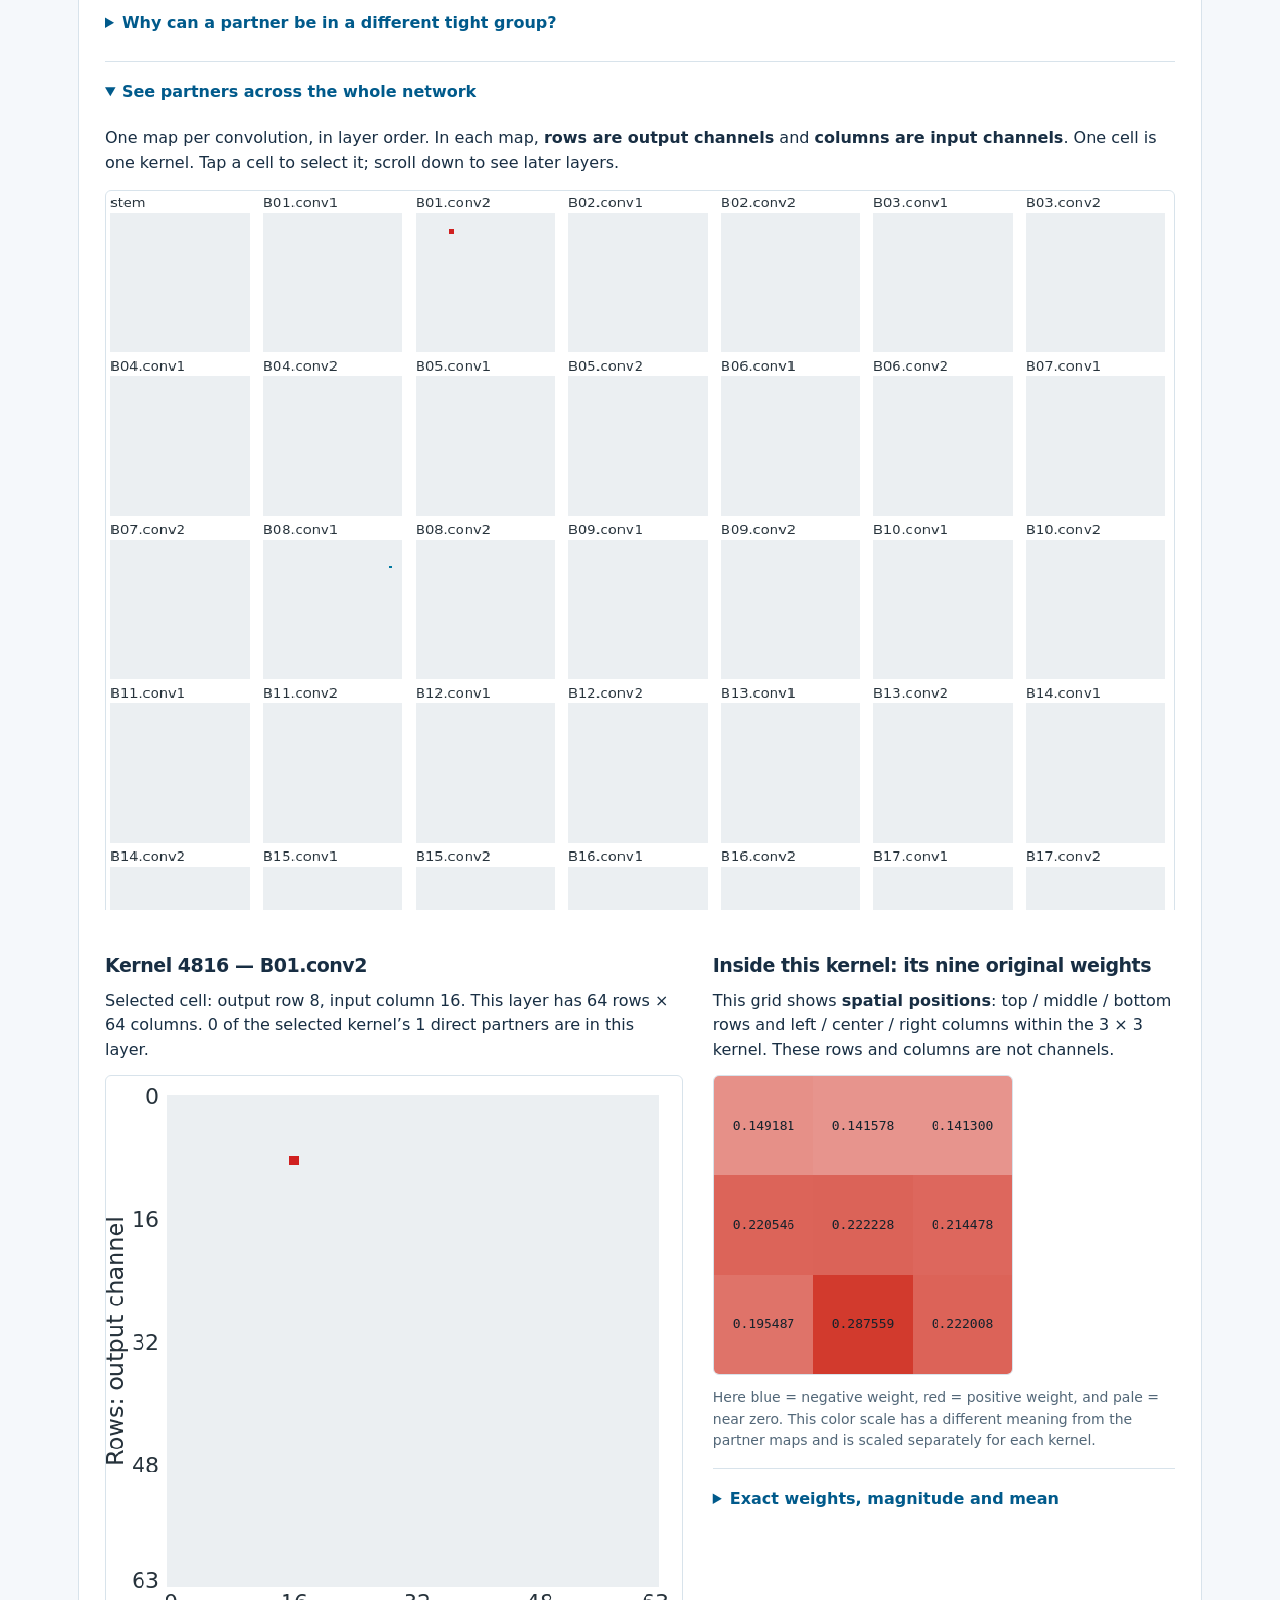
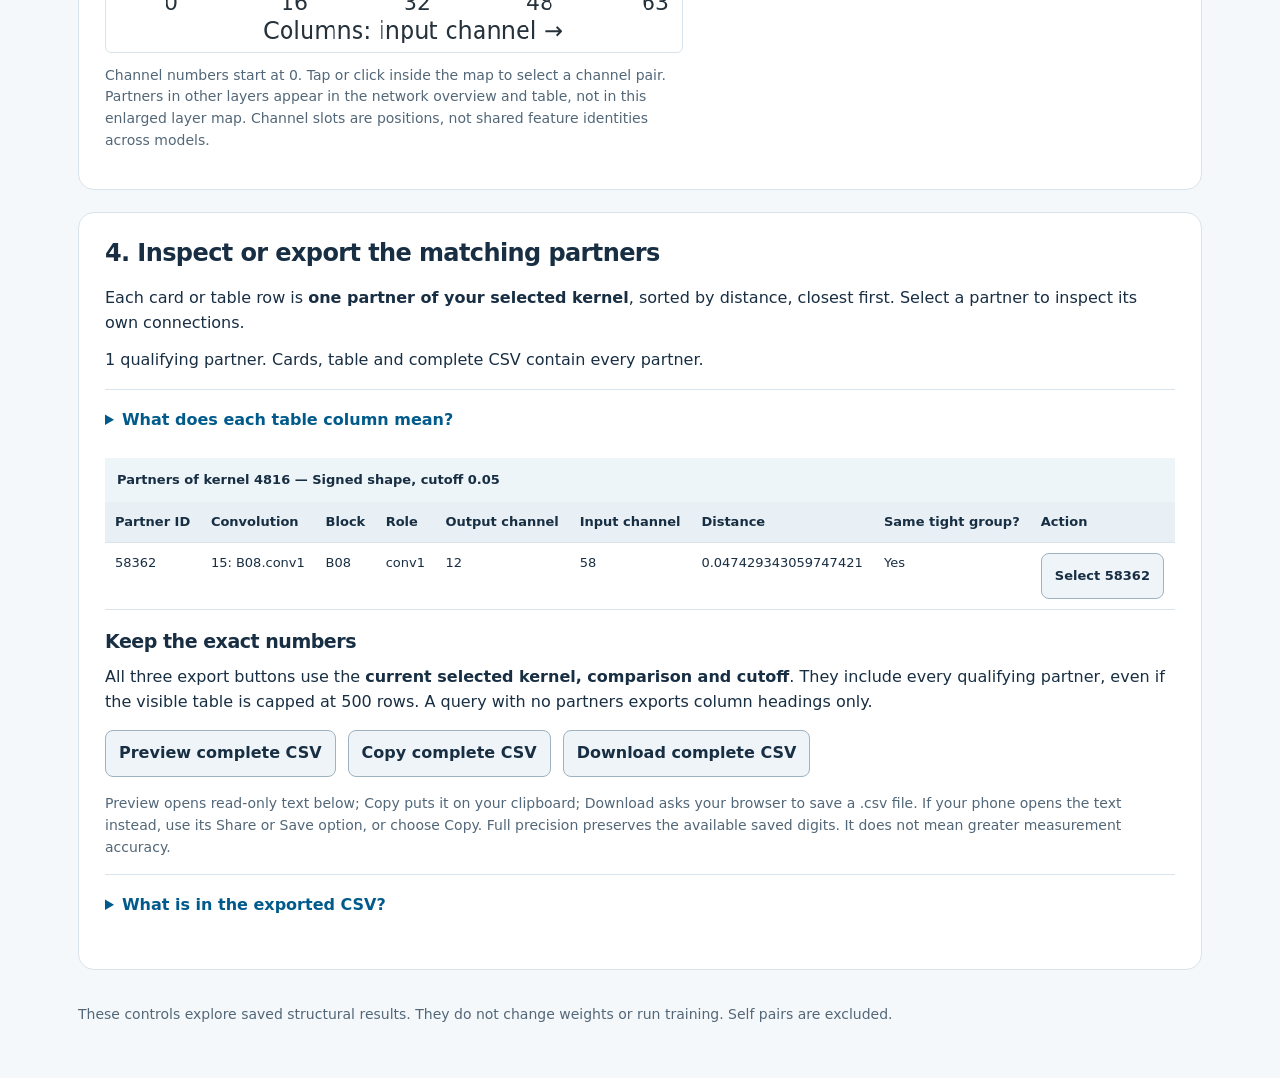
<file: explorers/plain_seed3_trained.html>
<!doctype html>
<html lang="en"><head><meta charset="utf-8"><meta name="viewport" content="width=device-width,initial-scale=1">
<title>Plain seed 3 · trained kernels</title><link rel="stylesheet" href="viewer.css?v=mobile-1"></head>
<body><header><div class="top-links"><a class="back-link" href="../index.html">&larr; Study home</a></div><p class="eyebrow">CNN block reuse study · University of Pretoria</p><h1 id="title">Kernel explorer</h1><div id="snapshot-switch" class="snap-switch"></div>
<p id="snapshot-note"></p><p>A kernel here is one <strong>3 &times; 3 grid of nine weights</strong> connecting one input channel to one output channel. Explore where similar kernels occur; similarity alone does not prove that a block can be replaced.</p>
<p class="start"><strong>Try it:</strong> start with the first matching kernel, then tap <strong>Next with a match</strong>. Red is your selected kernel; blue marks its partners. Open the explanations whenever you need them.</p><div id="loading" class="loader" role="status" aria-live="polite"><strong id="loading-title">Loading this snapshot</strong><div class="load-progress"></div><p id="loading-note">Downloading the saved kernels and matches. This only runs in your browser.</p><button id="retry-load" hidden>Try loading again</button></div><noscript><p class="start">Enable JavaScript in your browser to explore the saved kernels and matches.</p></noscript></header>
<main id="explorer-main" hidden><nav class="jump-links" aria-label="Jump to a section"><a href="#browse-heading">Browse matches</a><a href="#maps-heading">Kernel maps</a><a href="#partners-heading">Partners &amp; export</a></nav>
<section class="panel" aria-labelledby="compare-heading"><h2 id="compare-heading">1. Choose what counts as a match</h2>
<div class="controls"><label>Comparison<select id="metric" aria-describedby="metric-help"><option value="shape">Signed shape</option><option value="weights">Original weight values</option><option value="centered">Centered shape</option></select></label>
<label>Cutoff<select id="cutoff" aria-describedby="cutoff-help"><option>0.01</option><option>0.025</option><option selected>0.05</option><option>0.075</option><option>0.1</option></select></label></div>
<p id="metric-help"></p><p id="cutoff-help" class="note">A pair matches when its distance is at or below the cutoff. Smaller = stricter; larger = more permissive. These are distances, not similarity percentages. Changes apply immediately.</p>
<details><summary>Explain all three comparisons</summary><dl><dt>Signed shape</dt><dd>Divide each kernel by its magnitude, then compare the patterns. A kernel and twice that kernel have the same signed shape. Flipped signs remain different.</dd><dt>Original weight values</dt><dd>Compare the nine original values. The distance is their Euclidean difference divided by the smaller kernel magnitude, so magnitude differences matter.</dd><dt>Centered shape</dt><dd>Subtract each kernel's own mean, then normalize and compare. This asks whether the pattern remains similar after removing its average level.</dd></dl></details></section>
<section class="panel" aria-labelledby="browse-heading"><h2 id="browse-heading">2. Browse kernels that have partners</h2>
<div class="controls matching-nav"><button id="first-match">First with a match</button><button id="previous-match">&larr; Previous with a match</button><button id="next-match">Next with a match &rarr;</button></div>
<p id="navigation-status" role="status"></p><p class="note">These buttons skip kernels with no partners under the current comparison and cutoff. They browse the entire snapshot in kernel-ID order, wrapping around at either end. They do not rank matches by strength.</p>
<details><summary>Or select a specific kernel by ID or location</summary>
<div class="controls"><label>Kernel ID<input id="kernel" type="number" value="0" min="0" step="1" aria-describedby="id-help"></label><button id="select-id">Select kernel ID</button></div><p id="id-help" class="note"></p>
<div class="controls"><label>Convolution<select id="layer" aria-describedby="coordinate-help"></select></label><label>Output channel<input id="output" type="number" value="0" min="0" step="1"></label><label>Input channel<input id="input" type="number" value="0" min="0" step="1"></label><button id="select-coordinates">Select coordinates</button></div>
<p id="coordinate-help" class="note"></p><p class="note">Use either ID or coordinates; you do not need to fill in both. For example, B01.conv1 / output 5 / input 12 selects the kernel connecting those channels in block 1's first convolution. Stem is the first convolution; conv1 and conv2 are the two convolutions within each block.</p></details></section>
<section class="panel" aria-labelledby="maps-heading"><h2 id="maps-heading">3. Find the selected kernel and its partners</h2>
<p id="summary" class="selection" role="status"></p>
<div class="controls"><label>Map view<select id="map-view"><option value="partners">Selected kernel and partners</option><option value="groups">All tight groups</option></select></label></div>
<div class="legend" id="partner-legend"><span><i class="swatch selected-swatch"></i>Selected kernel</span><span><i class="swatch partner-swatch"></i>Its direct partners</span><span><i class="swatch other-swatch"></i>Other kernels</span></div><p id="map-legend" class="note"></p>
<details><summary>Why can a partner be in a different tight group?</summary><p>A direct partner matches your selected kernel. A tight group requires <em>every pair</em> within it to match. If A matches B and B matches C, but A does not match C, all three cannot form one tight group. The table includes every direct partner, even if the clustering assigns it to another group.</p><p>Group size includes the selected kernel. A singleton has group size 1 and may still have a direct partner in another group. Group colors are visual aids, not identities across models or cutoffs.</p></details>
<details id="overview-details" open><summary>See partners across the whole network</summary><p>One map per convolution, in layer order. In each map, <strong>rows are output channels</strong> and <strong>columns are input channels</strong>. One cell is one kernel. Tap a cell to select it; scroll down to see later layers.</p><div class="overview-scroll" tabindex="0" role="region" aria-label="Network overview"><canvas id="overview" width="980" height="880" aria-label="All convolution kernel maps"></canvas></div></details>
<div class="detail"><div><h3 id="coordinates">Selected kernel</h3><p id="layer-help"></p><canvas id="layer-map" width="600" height="600" aria-label="Selected convolution map: rows are output channels, columns are input channels"></canvas><p class="note">Channel numbers start at 0. Tap or click inside the map to select a channel pair. Partners in other layers appear in the network overview and table, not in this enlarged layer map. Channel slots are positions, not shared feature identities across models.</p></div>
<div><h3>Inside this kernel: its nine original weights</h3><p>This grid shows <strong>spatial positions</strong>: top / middle / bottom rows and left / center / right columns within the 3 &times; 3 kernel. These rows and columns are not channels.</p><canvas id="weights" width="300" height="300" aria-label="Original three by three kernel weights"></canvas><p class="note">Here blue = negative weight, red = positive weight, and pale = near zero. This color scale has a different meaning from the partner maps and is scaled separately for each kernel.</p><details><summary>Exact weights, magnitude and mean</summary><pre id="weight-values"></pre><p id="kernel-info"></p><p class="note">Magnitude (norm) is the square root of the sum of squared weights. Mean is the average of the nine weights. Use the numbers, not heatmap color intensity, to compare magnitudes across kernels.</p></details></div></div></section>
<section class="panel" aria-labelledby="partners-heading"><h2 id="partners-heading">4. Inspect or export the matching partners</h2><p>Each card or table row is <strong>one partner of your selected kernel</strong>, sorted by distance, closest first. Select a partner to inspect its own connections.</p><p id="match-status" role="status"></p>
<details><summary>What does each table column mean?</summary><dl class="glossary"><dt>Partner ID</dt><dd>The partner's unique kernel number in this snapshot.</dd><dt>Convolution</dt><dd>Its convolution index and name, such as 21: B11.conv1.</dd><dt>Block</dt><dd>The containing block, B01 to B20. Stem is before these blocks.</dd><dt>Role</dt><dd>Stem, conv1 or conv2: the convolution's position in the block.</dd><dt>Output channel / Input channel</dt><dd>The partner's row / column in its own convolution map, not in the selected kernel's layer.</dd><dt>Distance</dt><dd>Difference from the selected kernel under the chosen comparison. Smaller = closer; zero = identical under that comparison.</dd><dt>Same tight group?</dt><dd>Whether the partner and selected kernel belong to the same complete-linkage group. A No still means the pair directly matches.</dd><dt>Action</dt><dd>Select makes this partner the new query and refreshes the maps and table.</dd></dl></details>
<div id="match-cards" class="match-cards" aria-label="Matching partner cards"></div><div class="scroll partner-table" tabindex="0" role="region" aria-label="Scrollable matching partners table"><table><caption id="table-caption">Partners of the selected kernel</caption><thead><tr><th scope="col">Partner ID</th><th scope="col">Convolution</th><th scope="col">Block</th><th scope="col">Role</th><th scope="col">Output channel</th><th scope="col">Input channel</th><th scope="col">Distance</th><th scope="col">Same tight group?</th><th scope="col">Action</th></tr></thead><tbody id="matches"></tbody></table></div>
<h3>Keep the exact numbers</h3><p>All three export buttons use the <strong>current selected kernel, comparison and cutoff</strong>. They include every qualifying partner, even if the visible table is capped at 500 rows. A query with no partners exports column headings only.</p>
<div class="controls export-controls"><button id="preview">Preview complete CSV</button><button id="copy">Copy complete CSV</button><button id="download">Download complete CSV</button></div><p class="note">Preview opens read-only text below; Copy puts it on your clipboard; Download asks your browser to save a .csv file. If your phone opens the text instead, use its Share or Save option, or choose Copy. Full precision preserves the available saved digits. It does not mean greater measurement accuracy.</p><p id="export-status" role="status"></p><textarea id="csv" rows="12" readonly aria-label="Complete full precision CSV preview" hidden></textarea>
<details><summary>What is in the exported CSV?</summary><p>One row per pair: query and partner IDs; the partner's layer, block, role and channel coordinates; comparison, cutoff and saved distance; raw Euclidean and relative differences; both magnitudes and means; and all nine original weights of each kernel in row order.</p><p>The CSV keeps numeric location codes for analysis: layer and channel indices start at 0; block 0 = stem; role 0 = stem, 1 = conv1, 2 = conv2. Raw relative difference is the raw Euclidean difference divided by the smaller magnitude. The export is this query's partner list, not all pairs in the network.</p></details></section>
<footer>These controls explore saved structural results. They do not change weights or run training. Self pairs are excluded.</footer></main>
<script src="loader.js?v=mobile-2" data-snapshot="plain_seed3_trained" defer></script></body></html>
</file>
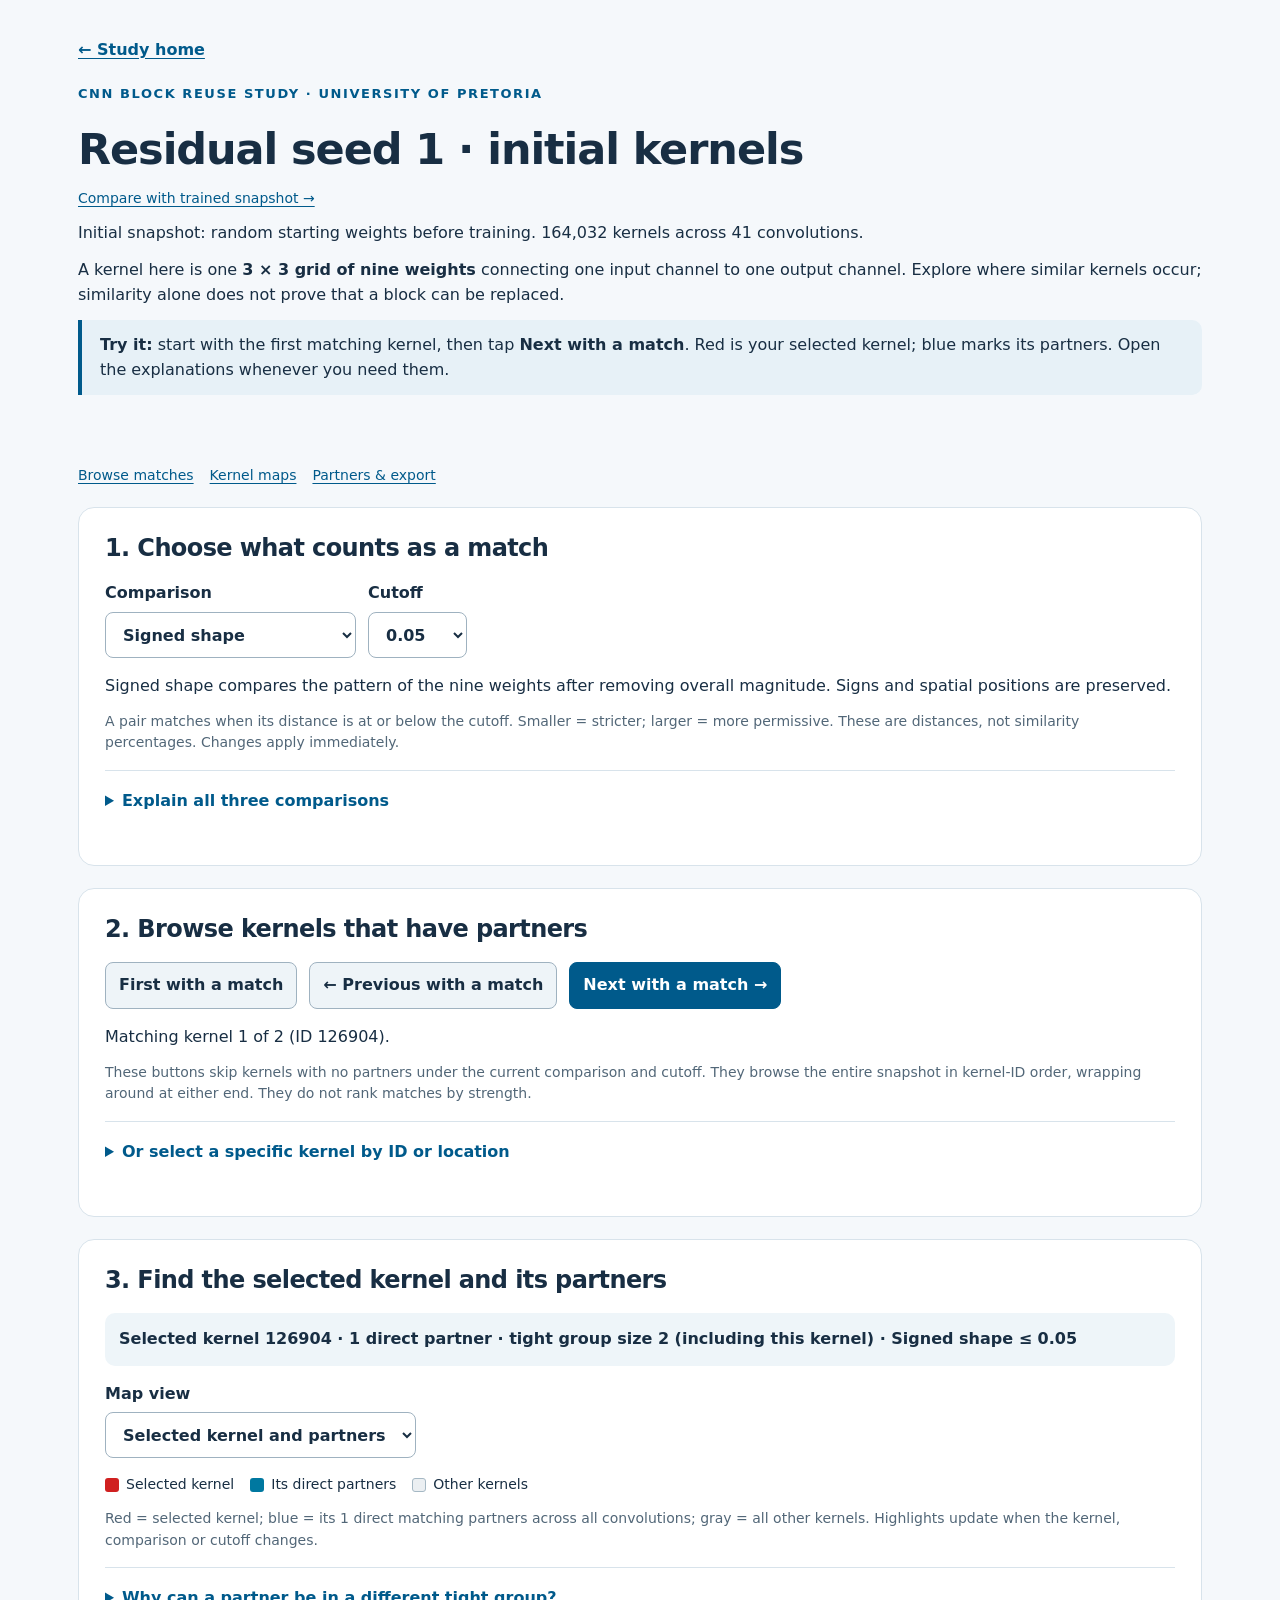
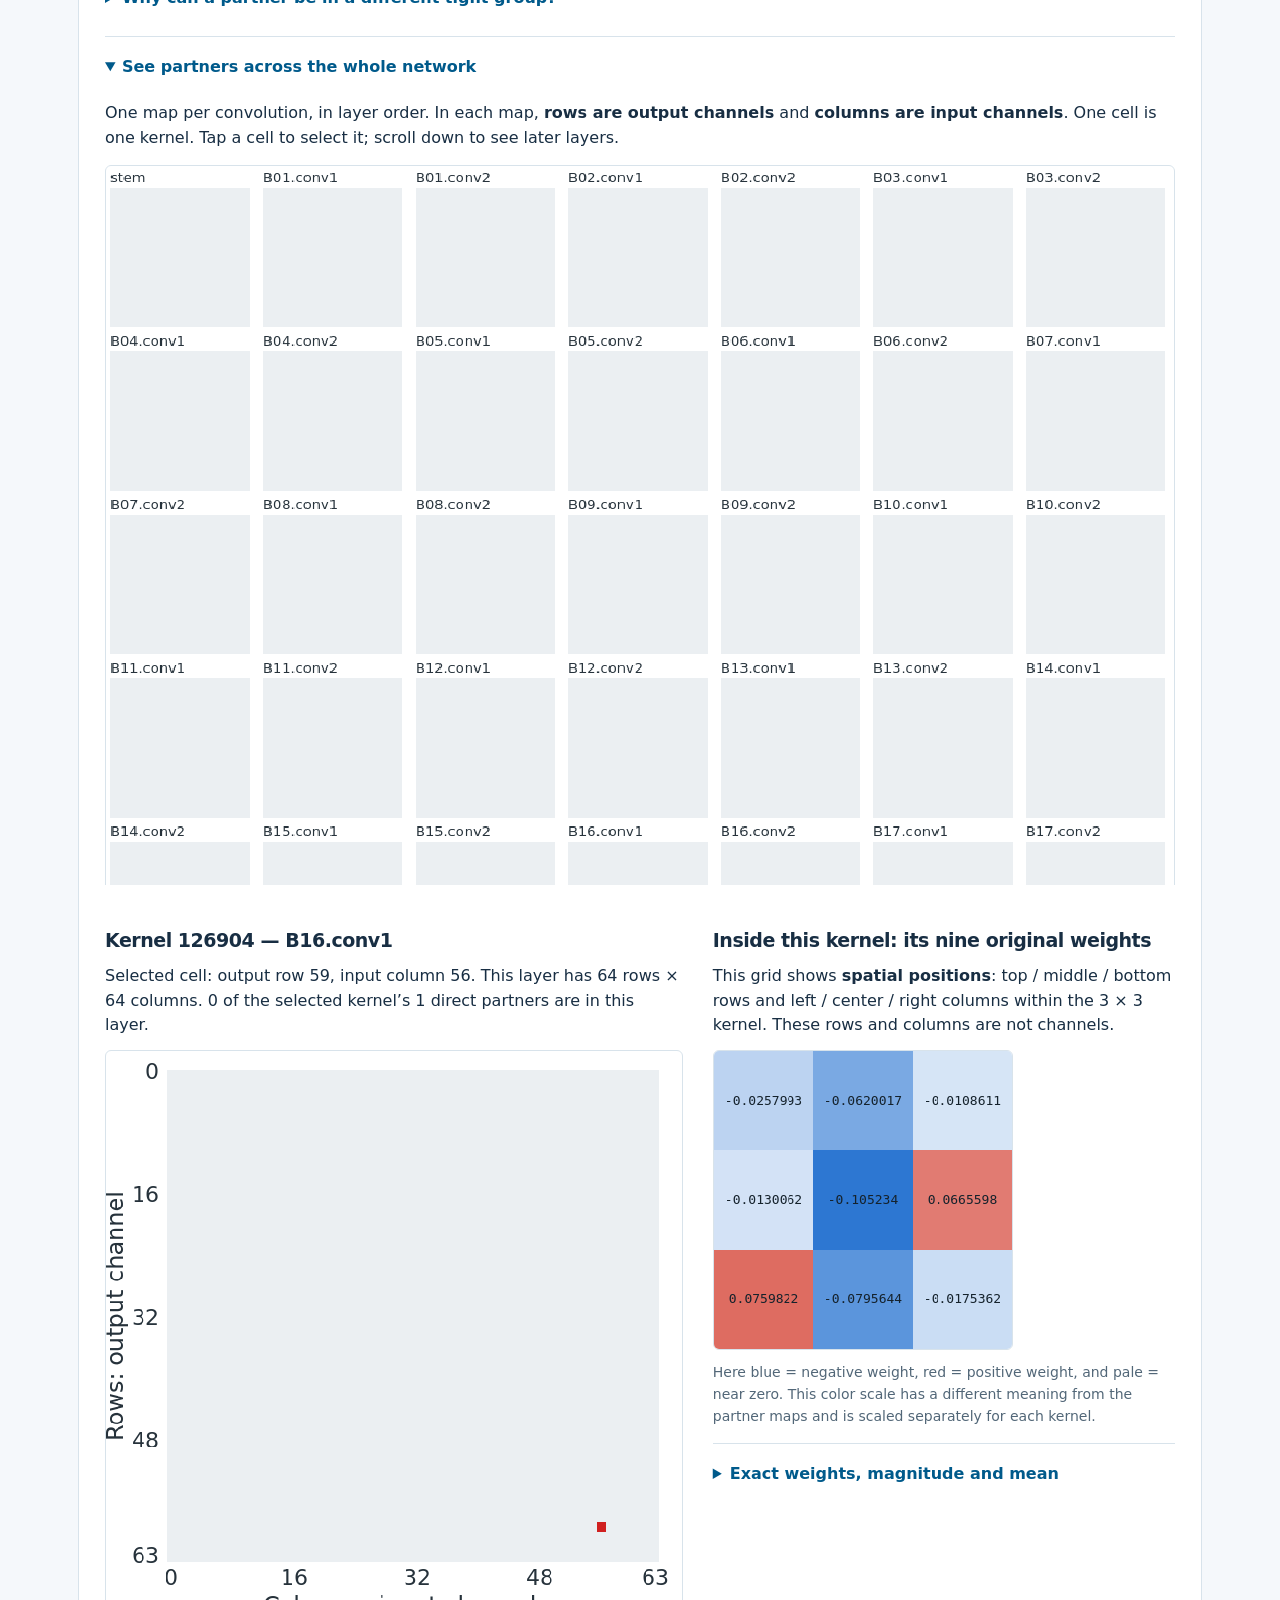
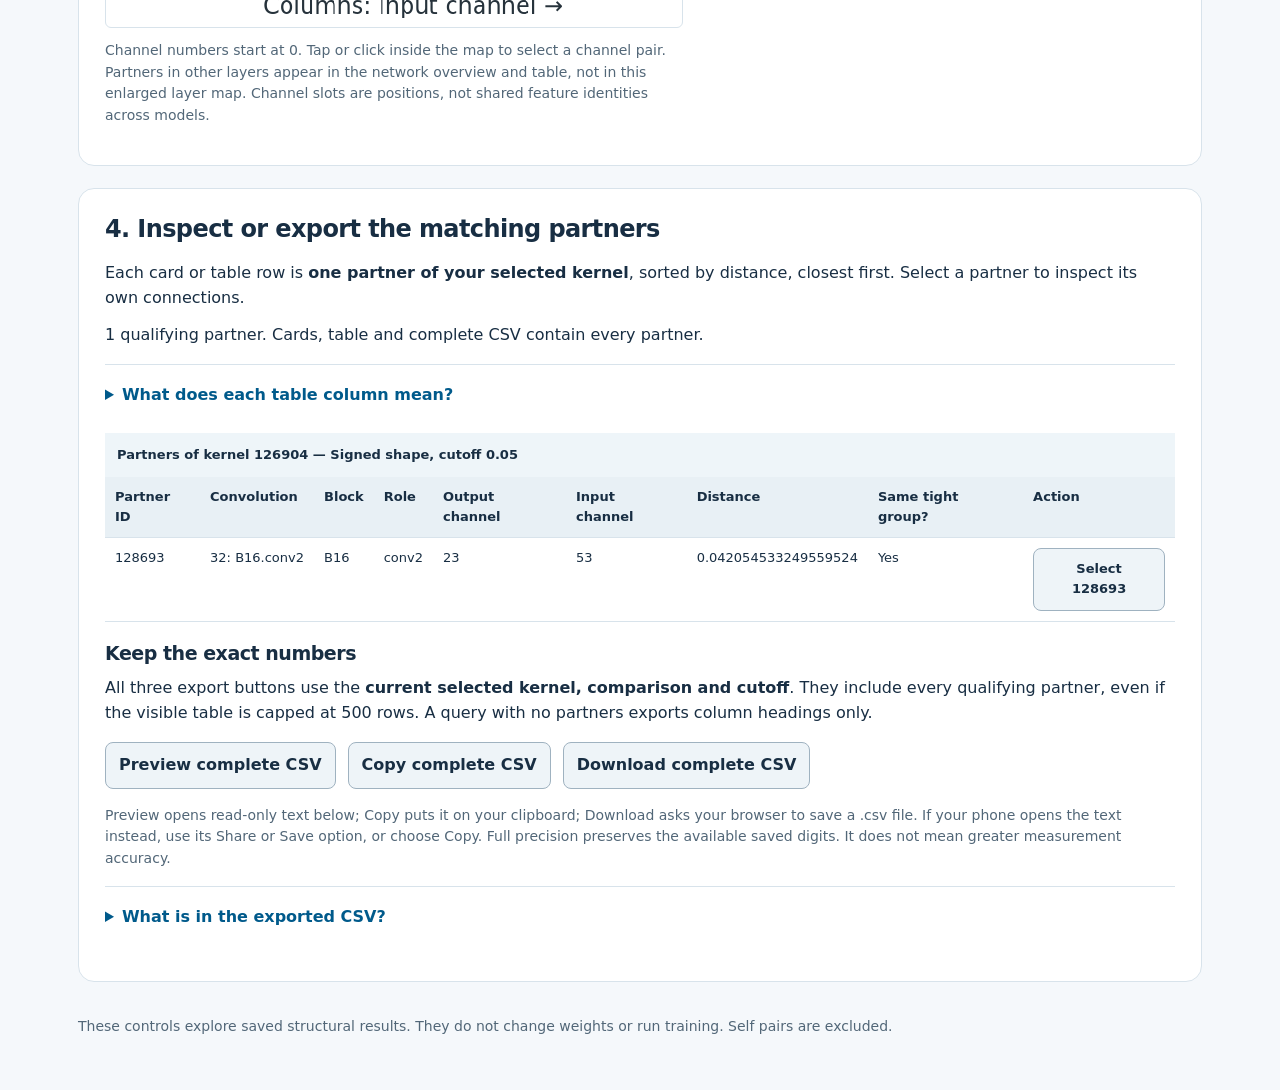
<file: explorers/residual_seed1_initial.html>
<!doctype html>
<html lang="en"><head><meta charset="utf-8"><meta name="viewport" content="width=device-width,initial-scale=1">
<title>Residual seed 1 · initial kernels</title><link rel="stylesheet" href="viewer.css?v=mobile-1"></head>
<body><header><div class="top-links"><a class="back-link" href="../index.html">&larr; Study home</a></div><p class="eyebrow">CNN block reuse study · University of Pretoria</p><h1 id="title">Kernel explorer</h1><div id="snapshot-switch" class="snap-switch"></div>
<p id="snapshot-note"></p><p>A kernel here is one <strong>3 &times; 3 grid of nine weights</strong> connecting one input channel to one output channel. Explore where similar kernels occur; similarity alone does not prove that a block can be replaced.</p>
<p class="start"><strong>Try it:</strong> start with the first matching kernel, then tap <strong>Next with a match</strong>. Red is your selected kernel; blue marks its partners. Open the explanations whenever you need them.</p><div id="loading" class="loader" role="status" aria-live="polite"><strong id="loading-title">Loading this snapshot</strong><div class="load-progress"></div><p id="loading-note">Downloading the saved kernels and matches. This only runs in your browser.</p><button id="retry-load" hidden>Try loading again</button></div><noscript><p class="start">Enable JavaScript in your browser to explore the saved kernels and matches.</p></noscript></header>
<main id="explorer-main" hidden><nav class="jump-links" aria-label="Jump to a section"><a href="#browse-heading">Browse matches</a><a href="#maps-heading">Kernel maps</a><a href="#partners-heading">Partners &amp; export</a></nav>
<section class="panel" aria-labelledby="compare-heading"><h2 id="compare-heading">1. Choose what counts as a match</h2>
<div class="controls"><label>Comparison<select id="metric" aria-describedby="metric-help"><option value="shape">Signed shape</option><option value="weights">Original weight values</option><option value="centered">Centered shape</option></select></label>
<label>Cutoff<select id="cutoff" aria-describedby="cutoff-help"><option>0.01</option><option>0.025</option><option selected>0.05</option><option>0.075</option><option>0.1</option></select></label></div>
<p id="metric-help"></p><p id="cutoff-help" class="note">A pair matches when its distance is at or below the cutoff. Smaller = stricter; larger = more permissive. These are distances, not similarity percentages. Changes apply immediately.</p>
<details><summary>Explain all three comparisons</summary><dl><dt>Signed shape</dt><dd>Divide each kernel by its magnitude, then compare the patterns. A kernel and twice that kernel have the same signed shape. Flipped signs remain different.</dd><dt>Original weight values</dt><dd>Compare the nine original values. The distance is their Euclidean difference divided by the smaller kernel magnitude, so magnitude differences matter.</dd><dt>Centered shape</dt><dd>Subtract each kernel's own mean, then normalize and compare. This asks whether the pattern remains similar after removing its average level.</dd></dl></details></section>
<section class="panel" aria-labelledby="browse-heading"><h2 id="browse-heading">2. Browse kernels that have partners</h2>
<div class="controls matching-nav"><button id="first-match">First with a match</button><button id="previous-match">&larr; Previous with a match</button><button id="next-match">Next with a match &rarr;</button></div>
<p id="navigation-status" role="status"></p><p class="note">These buttons skip kernels with no partners under the current comparison and cutoff. They browse the entire snapshot in kernel-ID order, wrapping around at either end. They do not rank matches by strength.</p>
<details><summary>Or select a specific kernel by ID or location</summary>
<div class="controls"><label>Kernel ID<input id="kernel" type="number" value="0" min="0" step="1" aria-describedby="id-help"></label><button id="select-id">Select kernel ID</button></div><p id="id-help" class="note"></p>
<div class="controls"><label>Convolution<select id="layer" aria-describedby="coordinate-help"></select></label><label>Output channel<input id="output" type="number" value="0" min="0" step="1"></label><label>Input channel<input id="input" type="number" value="0" min="0" step="1"></label><button id="select-coordinates">Select coordinates</button></div>
<p id="coordinate-help" class="note"></p><p class="note">Use either ID or coordinates; you do not need to fill in both. For example, B01.conv1 / output 5 / input 12 selects the kernel connecting those channels in block 1's first convolution. Stem is the first convolution; conv1 and conv2 are the two convolutions within each block.</p></details></section>
<section class="panel" aria-labelledby="maps-heading"><h2 id="maps-heading">3. Find the selected kernel and its partners</h2>
<p id="summary" class="selection" role="status"></p>
<div class="controls"><label>Map view<select id="map-view"><option value="partners">Selected kernel and partners</option><option value="groups">All tight groups</option></select></label></div>
<div class="legend" id="partner-legend"><span><i class="swatch selected-swatch"></i>Selected kernel</span><span><i class="swatch partner-swatch"></i>Its direct partners</span><span><i class="swatch other-swatch"></i>Other kernels</span></div><p id="map-legend" class="note"></p>
<details><summary>Why can a partner be in a different tight group?</summary><p>A direct partner matches your selected kernel. A tight group requires <em>every pair</em> within it to match. If A matches B and B matches C, but A does not match C, all three cannot form one tight group. The table includes every direct partner, even if the clustering assigns it to another group.</p><p>Group size includes the selected kernel. A singleton has group size 1 and may still have a direct partner in another group. Group colors are visual aids, not identities across models or cutoffs.</p></details>
<details id="overview-details" open><summary>See partners across the whole network</summary><p>One map per convolution, in layer order. In each map, <strong>rows are output channels</strong> and <strong>columns are input channels</strong>. One cell is one kernel. Tap a cell to select it; scroll down to see later layers.</p><div class="overview-scroll" tabindex="0" role="region" aria-label="Network overview"><canvas id="overview" width="980" height="880" aria-label="All convolution kernel maps"></canvas></div></details>
<div class="detail"><div><h3 id="coordinates">Selected kernel</h3><p id="layer-help"></p><canvas id="layer-map" width="600" height="600" aria-label="Selected convolution map: rows are output channels, columns are input channels"></canvas><p class="note">Channel numbers start at 0. Tap or click inside the map to select a channel pair. Partners in other layers appear in the network overview and table, not in this enlarged layer map. Channel slots are positions, not shared feature identities across models.</p></div>
<div><h3>Inside this kernel: its nine original weights</h3><p>This grid shows <strong>spatial positions</strong>: top / middle / bottom rows and left / center / right columns within the 3 &times; 3 kernel. These rows and columns are not channels.</p><canvas id="weights" width="300" height="300" aria-label="Original three by three kernel weights"></canvas><p class="note">Here blue = negative weight, red = positive weight, and pale = near zero. This color scale has a different meaning from the partner maps and is scaled separately for each kernel.</p><details><summary>Exact weights, magnitude and mean</summary><pre id="weight-values"></pre><p id="kernel-info"></p><p class="note">Magnitude (norm) is the square root of the sum of squared weights. Mean is the average of the nine weights. Use the numbers, not heatmap color intensity, to compare magnitudes across kernels.</p></details></div></div></section>
<section class="panel" aria-labelledby="partners-heading"><h2 id="partners-heading">4. Inspect or export the matching partners</h2><p>Each card or table row is <strong>one partner of your selected kernel</strong>, sorted by distance, closest first. Select a partner to inspect its own connections.</p><p id="match-status" role="status"></p>
<details><summary>What does each table column mean?</summary><dl class="glossary"><dt>Partner ID</dt><dd>The partner's unique kernel number in this snapshot.</dd><dt>Convolution</dt><dd>Its convolution index and name, such as 21: B11.conv1.</dd><dt>Block</dt><dd>The containing block, B01 to B20. Stem is before these blocks.</dd><dt>Role</dt><dd>Stem, conv1 or conv2: the convolution's position in the block.</dd><dt>Output channel / Input channel</dt><dd>The partner's row / column in its own convolution map, not in the selected kernel's layer.</dd><dt>Distance</dt><dd>Difference from the selected kernel under the chosen comparison. Smaller = closer; zero = identical under that comparison.</dd><dt>Same tight group?</dt><dd>Whether the partner and selected kernel belong to the same complete-linkage group. A No still means the pair directly matches.</dd><dt>Action</dt><dd>Select makes this partner the new query and refreshes the maps and table.</dd></dl></details>
<div id="match-cards" class="match-cards" aria-label="Matching partner cards"></div><div class="scroll partner-table" tabindex="0" role="region" aria-label="Scrollable matching partners table"><table><caption id="table-caption">Partners of the selected kernel</caption><thead><tr><th scope="col">Partner ID</th><th scope="col">Convolution</th><th scope="col">Block</th><th scope="col">Role</th><th scope="col">Output channel</th><th scope="col">Input channel</th><th scope="col">Distance</th><th scope="col">Same tight group?</th><th scope="col">Action</th></tr></thead><tbody id="matches"></tbody></table></div>
<h3>Keep the exact numbers</h3><p>All three export buttons use the <strong>current selected kernel, comparison and cutoff</strong>. They include every qualifying partner, even if the visible table is capped at 500 rows. A query with no partners exports column headings only.</p>
<div class="controls export-controls"><button id="preview">Preview complete CSV</button><button id="copy">Copy complete CSV</button><button id="download">Download complete CSV</button></div><p class="note">Preview opens read-only text below; Copy puts it on your clipboard; Download asks your browser to save a .csv file. If your phone opens the text instead, use its Share or Save option, or choose Copy. Full precision preserves the available saved digits. It does not mean greater measurement accuracy.</p><p id="export-status" role="status"></p><textarea id="csv" rows="12" readonly aria-label="Complete full precision CSV preview" hidden></textarea>
<details><summary>What is in the exported CSV?</summary><p>One row per pair: query and partner IDs; the partner's layer, block, role and channel coordinates; comparison, cutoff and saved distance; raw Euclidean and relative differences; both magnitudes and means; and all nine original weights of each kernel in row order.</p><p>The CSV keeps numeric location codes for analysis: layer and channel indices start at 0; block 0 = stem; role 0 = stem, 1 = conv1, 2 = conv2. Raw relative difference is the raw Euclidean difference divided by the smaller magnitude. The export is this query's partner list, not all pairs in the network.</p></details></section>
<footer>These controls explore saved structural results. They do not change weights or run training. Self pairs are excluded.</footer></main>
<script src="loader.js?v=mobile-2" data-snapshot="residual_seed1_initial" defer></script></body></html>
</file>
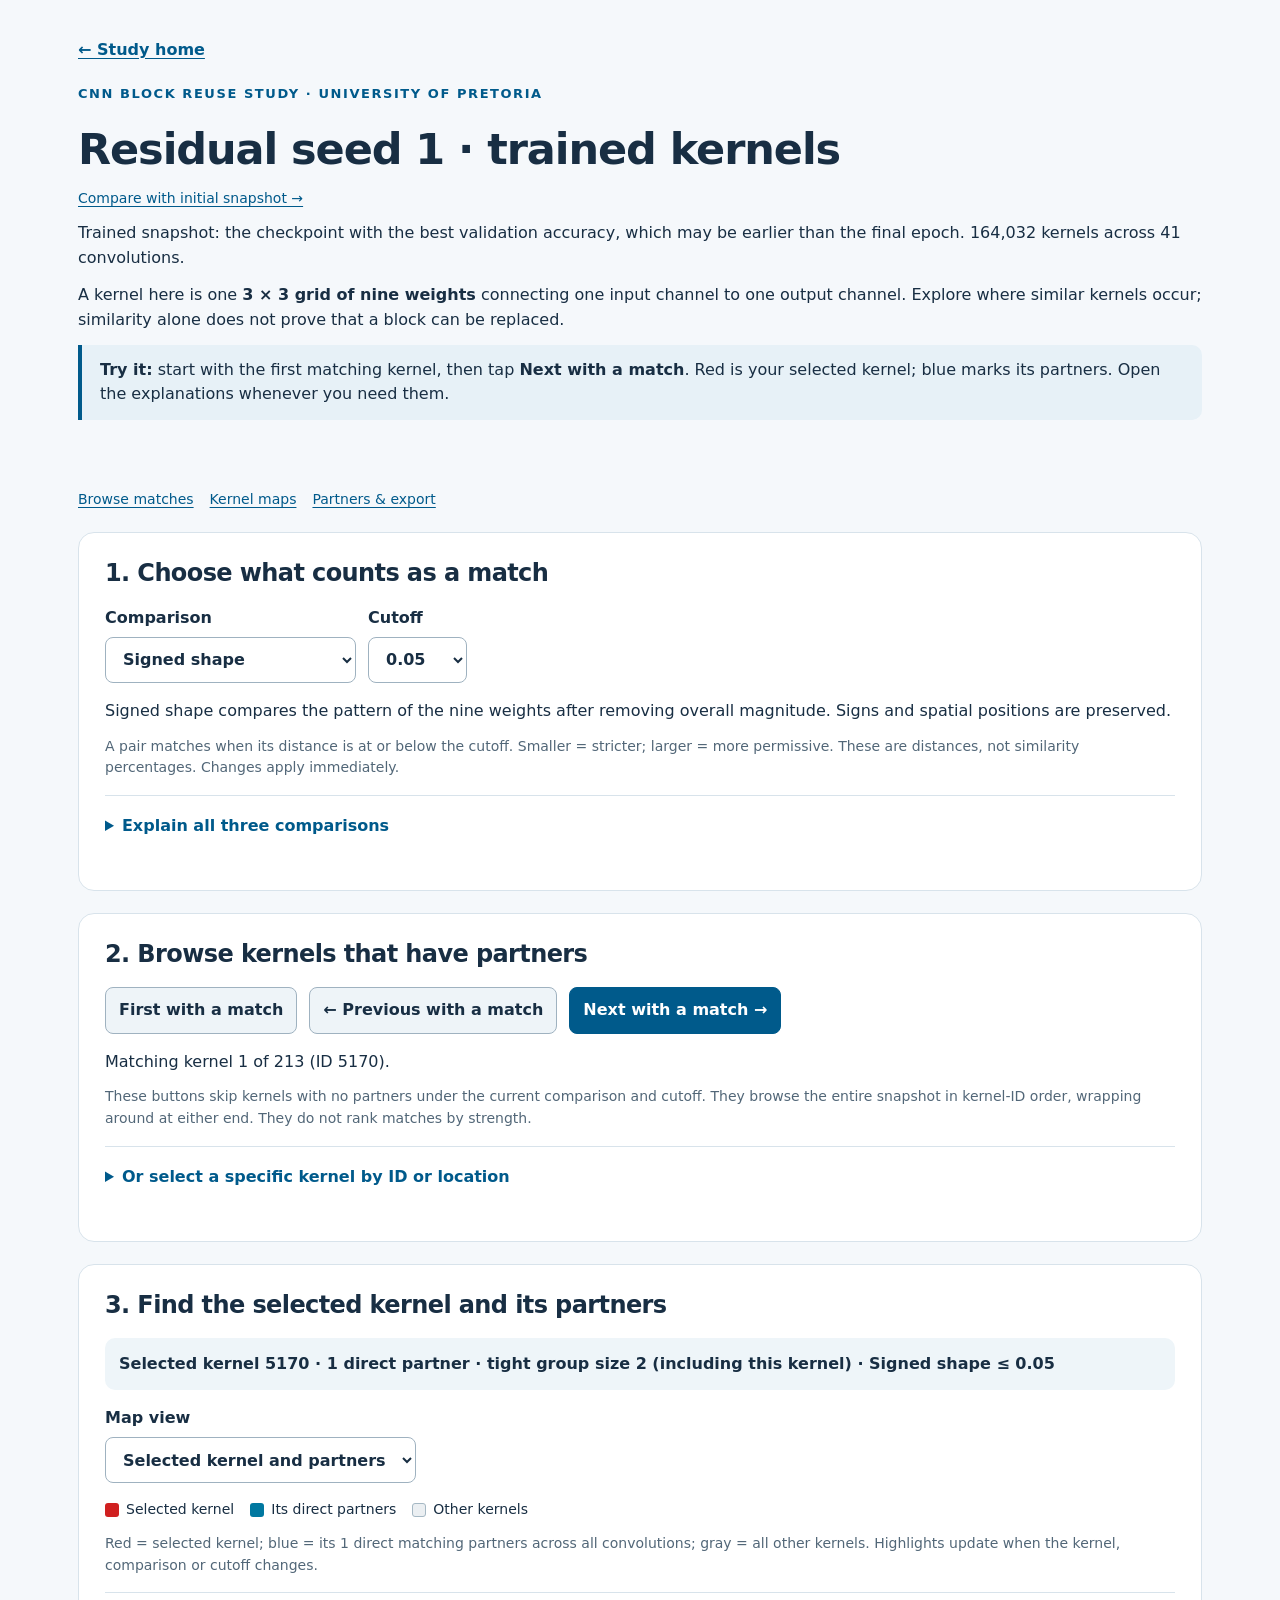
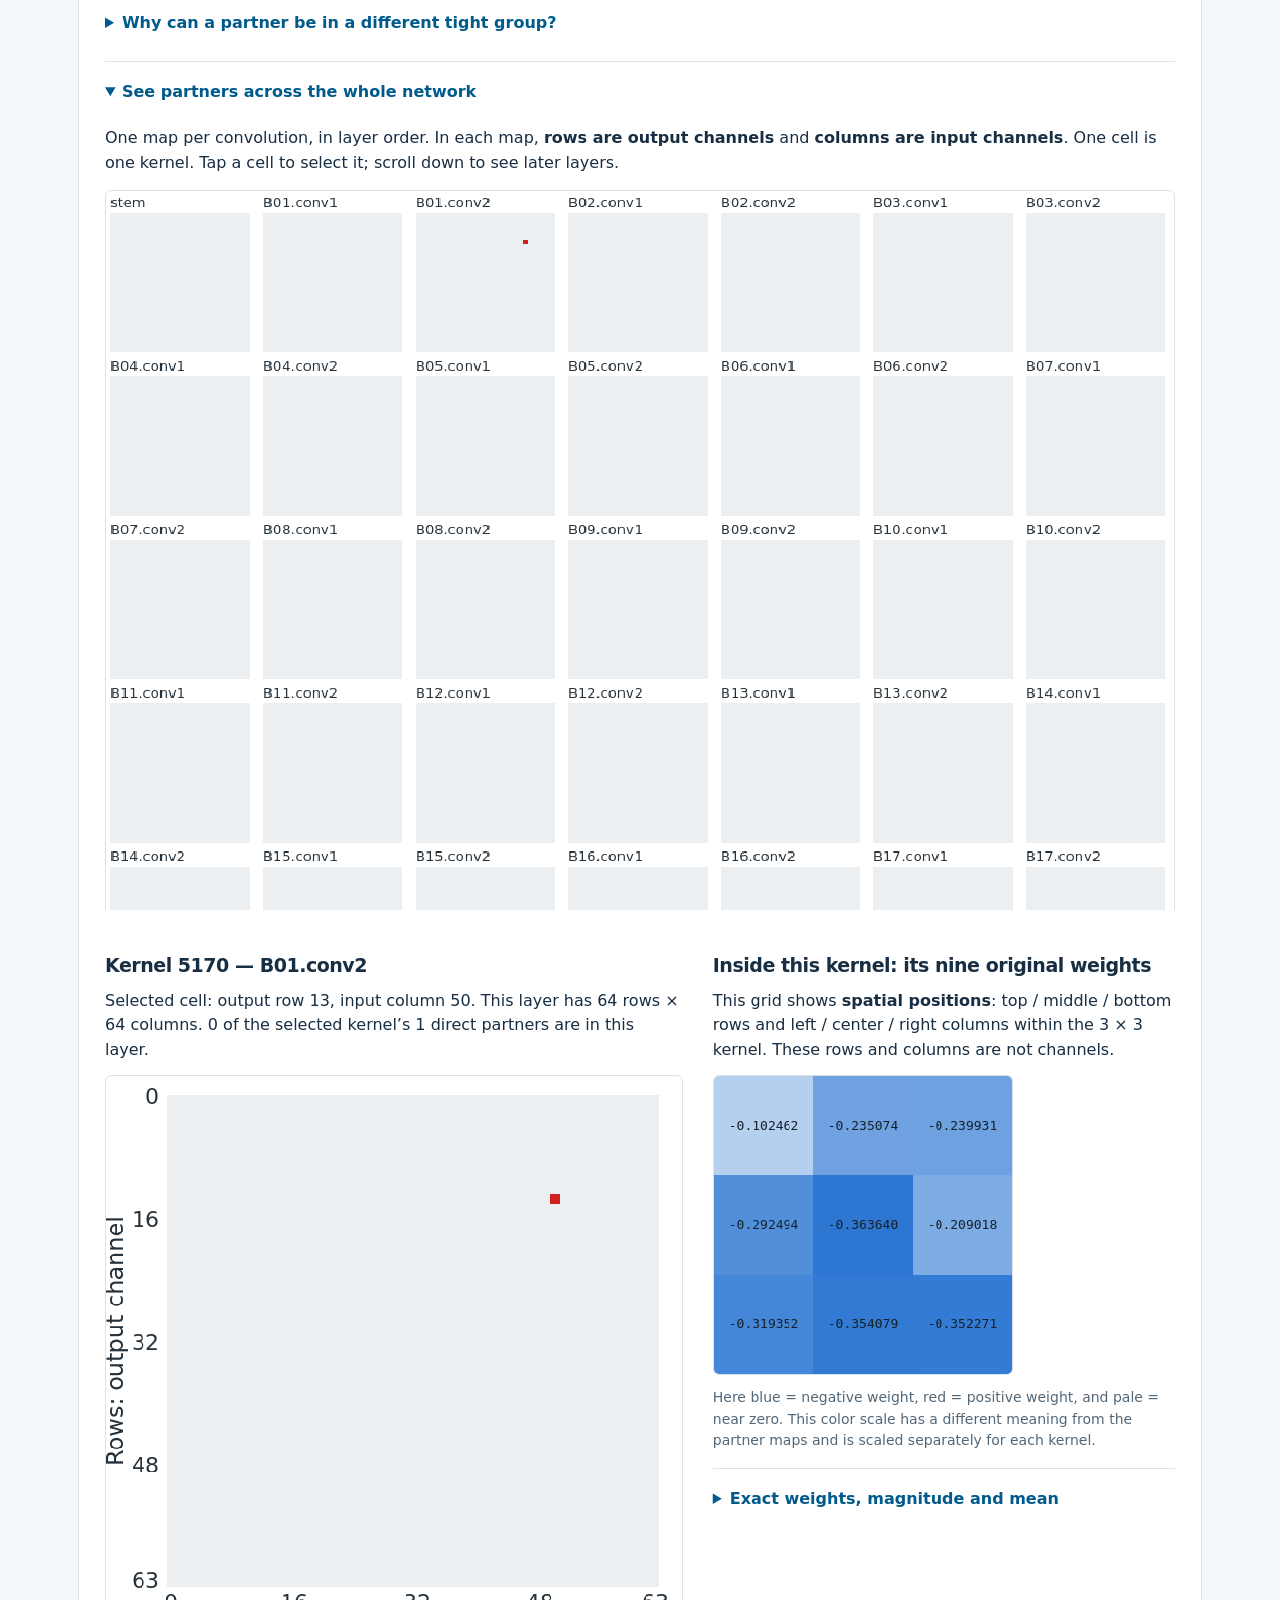
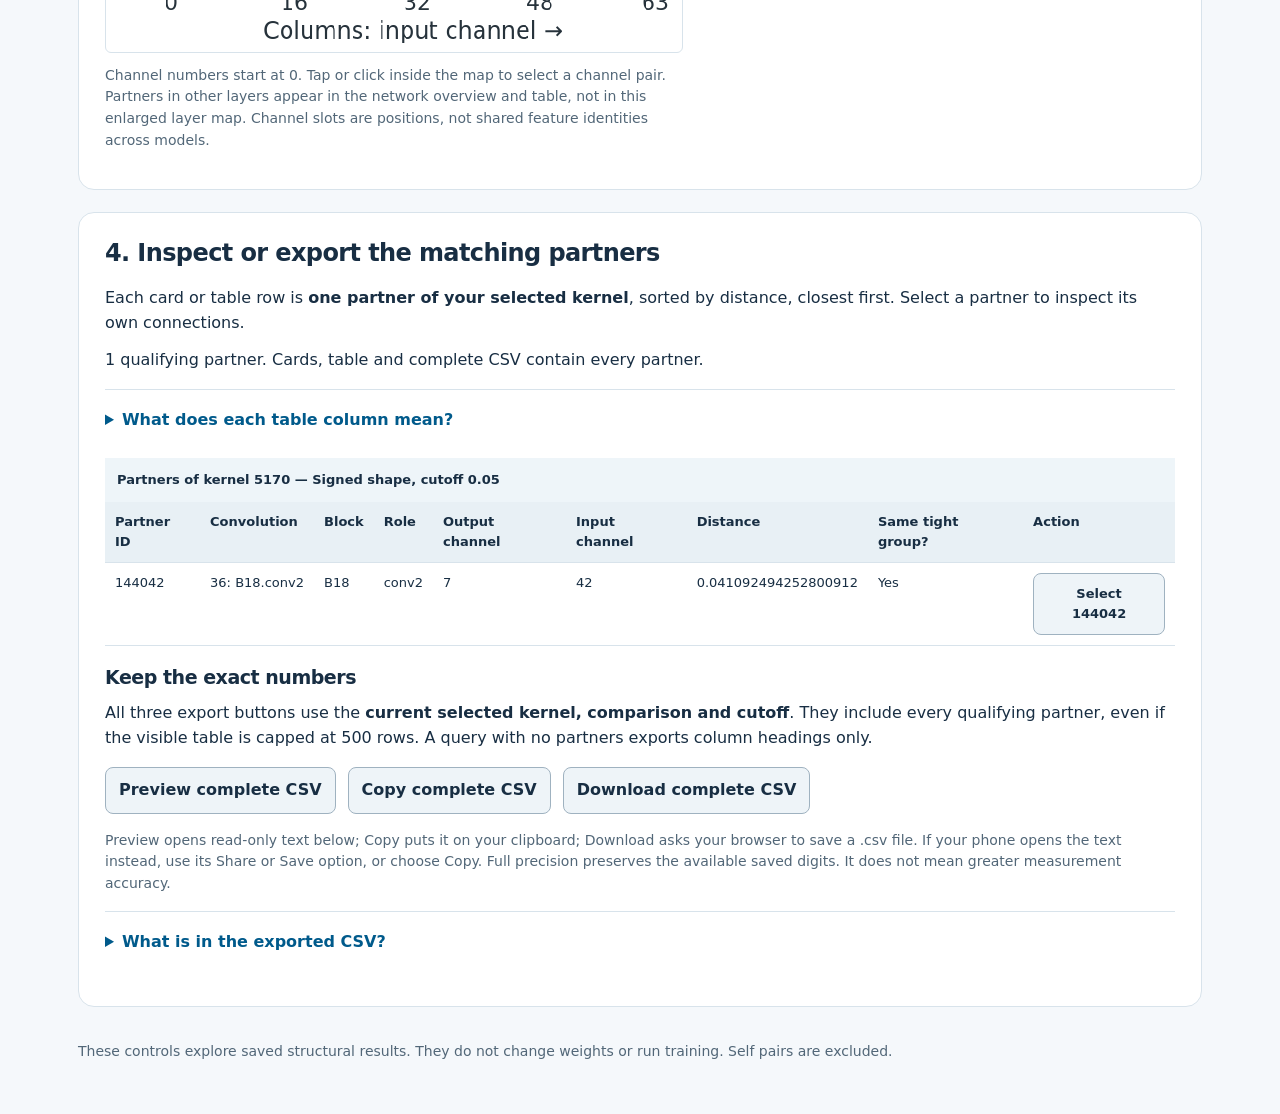
<file: explorers/residual_seed1_trained.html>
<!doctype html>
<html lang="en"><head><meta charset="utf-8"><meta name="viewport" content="width=device-width,initial-scale=1">
<title>Residual seed 1 · trained kernels</title><link rel="stylesheet" href="viewer.css?v=mobile-1"></head>
<body><header><div class="top-links"><a class="back-link" href="../index.html">&larr; Study home</a></div><p class="eyebrow">CNN block reuse study · University of Pretoria</p><h1 id="title">Kernel explorer</h1><div id="snapshot-switch" class="snap-switch"></div>
<p id="snapshot-note"></p><p>A kernel here is one <strong>3 &times; 3 grid of nine weights</strong> connecting one input channel to one output channel. Explore where similar kernels occur; similarity alone does not prove that a block can be replaced.</p>
<p class="start"><strong>Try it:</strong> start with the first matching kernel, then tap <strong>Next with a match</strong>. Red is your selected kernel; blue marks its partners. Open the explanations whenever you need them.</p><div id="loading" class="loader" role="status" aria-live="polite"><strong id="loading-title">Loading this snapshot</strong><div class="load-progress"></div><p id="loading-note">Downloading the saved kernels and matches. This only runs in your browser.</p><button id="retry-load" hidden>Try loading again</button></div><noscript><p class="start">Enable JavaScript in your browser to explore the saved kernels and matches.</p></noscript></header>
<main id="explorer-main" hidden><nav class="jump-links" aria-label="Jump to a section"><a href="#browse-heading">Browse matches</a><a href="#maps-heading">Kernel maps</a><a href="#partners-heading">Partners &amp; export</a></nav>
<section class="panel" aria-labelledby="compare-heading"><h2 id="compare-heading">1. Choose what counts as a match</h2>
<div class="controls"><label>Comparison<select id="metric" aria-describedby="metric-help"><option value="shape">Signed shape</option><option value="weights">Original weight values</option><option value="centered">Centered shape</option></select></label>
<label>Cutoff<select id="cutoff" aria-describedby="cutoff-help"><option>0.01</option><option>0.025</option><option selected>0.05</option><option>0.075</option><option>0.1</option></select></label></div>
<p id="metric-help"></p><p id="cutoff-help" class="note">A pair matches when its distance is at or below the cutoff. Smaller = stricter; larger = more permissive. These are distances, not similarity percentages. Changes apply immediately.</p>
<details><summary>Explain all three comparisons</summary><dl><dt>Signed shape</dt><dd>Divide each kernel by its magnitude, then compare the patterns. A kernel and twice that kernel have the same signed shape. Flipped signs remain different.</dd><dt>Original weight values</dt><dd>Compare the nine original values. The distance is their Euclidean difference divided by the smaller kernel magnitude, so magnitude differences matter.</dd><dt>Centered shape</dt><dd>Subtract each kernel's own mean, then normalize and compare. This asks whether the pattern remains similar after removing its average level.</dd></dl></details></section>
<section class="panel" aria-labelledby="browse-heading"><h2 id="browse-heading">2. Browse kernels that have partners</h2>
<div class="controls matching-nav"><button id="first-match">First with a match</button><button id="previous-match">&larr; Previous with a match</button><button id="next-match">Next with a match &rarr;</button></div>
<p id="navigation-status" role="status"></p><p class="note">These buttons skip kernels with no partners under the current comparison and cutoff. They browse the entire snapshot in kernel-ID order, wrapping around at either end. They do not rank matches by strength.</p>
<details><summary>Or select a specific kernel by ID or location</summary>
<div class="controls"><label>Kernel ID<input id="kernel" type="number" value="0" min="0" step="1" aria-describedby="id-help"></label><button id="select-id">Select kernel ID</button></div><p id="id-help" class="note"></p>
<div class="controls"><label>Convolution<select id="layer" aria-describedby="coordinate-help"></select></label><label>Output channel<input id="output" type="number" value="0" min="0" step="1"></label><label>Input channel<input id="input" type="number" value="0" min="0" step="1"></label><button id="select-coordinates">Select coordinates</button></div>
<p id="coordinate-help" class="note"></p><p class="note">Use either ID or coordinates; you do not need to fill in both. For example, B01.conv1 / output 5 / input 12 selects the kernel connecting those channels in block 1's first convolution. Stem is the first convolution; conv1 and conv2 are the two convolutions within each block.</p></details></section>
<section class="panel" aria-labelledby="maps-heading"><h2 id="maps-heading">3. Find the selected kernel and its partners</h2>
<p id="summary" class="selection" role="status"></p>
<div class="controls"><label>Map view<select id="map-view"><option value="partners">Selected kernel and partners</option><option value="groups">All tight groups</option></select></label></div>
<div class="legend" id="partner-legend"><span><i class="swatch selected-swatch"></i>Selected kernel</span><span><i class="swatch partner-swatch"></i>Its direct partners</span><span><i class="swatch other-swatch"></i>Other kernels</span></div><p id="map-legend" class="note"></p>
<details><summary>Why can a partner be in a different tight group?</summary><p>A direct partner matches your selected kernel. A tight group requires <em>every pair</em> within it to match. If A matches B and B matches C, but A does not match C, all three cannot form one tight group. The table includes every direct partner, even if the clustering assigns it to another group.</p><p>Group size includes the selected kernel. A singleton has group size 1 and may still have a direct partner in another group. Group colors are visual aids, not identities across models or cutoffs.</p></details>
<details id="overview-details" open><summary>See partners across the whole network</summary><p>One map per convolution, in layer order. In each map, <strong>rows are output channels</strong> and <strong>columns are input channels</strong>. One cell is one kernel. Tap a cell to select it; scroll down to see later layers.</p><div class="overview-scroll" tabindex="0" role="region" aria-label="Network overview"><canvas id="overview" width="980" height="880" aria-label="All convolution kernel maps"></canvas></div></details>
<div class="detail"><div><h3 id="coordinates">Selected kernel</h3><p id="layer-help"></p><canvas id="layer-map" width="600" height="600" aria-label="Selected convolution map: rows are output channels, columns are input channels"></canvas><p class="note">Channel numbers start at 0. Tap or click inside the map to select a channel pair. Partners in other layers appear in the network overview and table, not in this enlarged layer map. Channel slots are positions, not shared feature identities across models.</p></div>
<div><h3>Inside this kernel: its nine original weights</h3><p>This grid shows <strong>spatial positions</strong>: top / middle / bottom rows and left / center / right columns within the 3 &times; 3 kernel. These rows and columns are not channels.</p><canvas id="weights" width="300" height="300" aria-label="Original three by three kernel weights"></canvas><p class="note">Here blue = negative weight, red = positive weight, and pale = near zero. This color scale has a different meaning from the partner maps and is scaled separately for each kernel.</p><details><summary>Exact weights, magnitude and mean</summary><pre id="weight-values"></pre><p id="kernel-info"></p><p class="note">Magnitude (norm) is the square root of the sum of squared weights. Mean is the average of the nine weights. Use the numbers, not heatmap color intensity, to compare magnitudes across kernels.</p></details></div></div></section>
<section class="panel" aria-labelledby="partners-heading"><h2 id="partners-heading">4. Inspect or export the matching partners</h2><p>Each card or table row is <strong>one partner of your selected kernel</strong>, sorted by distance, closest first. Select a partner to inspect its own connections.</p><p id="match-status" role="status"></p>
<details><summary>What does each table column mean?</summary><dl class="glossary"><dt>Partner ID</dt><dd>The partner's unique kernel number in this snapshot.</dd><dt>Convolution</dt><dd>Its convolution index and name, such as 21: B11.conv1.</dd><dt>Block</dt><dd>The containing block, B01 to B20. Stem is before these blocks.</dd><dt>Role</dt><dd>Stem, conv1 or conv2: the convolution's position in the block.</dd><dt>Output channel / Input channel</dt><dd>The partner's row / column in its own convolution map, not in the selected kernel's layer.</dd><dt>Distance</dt><dd>Difference from the selected kernel under the chosen comparison. Smaller = closer; zero = identical under that comparison.</dd><dt>Same tight group?</dt><dd>Whether the partner and selected kernel belong to the same complete-linkage group. A No still means the pair directly matches.</dd><dt>Action</dt><dd>Select makes this partner the new query and refreshes the maps and table.</dd></dl></details>
<div id="match-cards" class="match-cards" aria-label="Matching partner cards"></div><div class="scroll partner-table" tabindex="0" role="region" aria-label="Scrollable matching partners table"><table><caption id="table-caption">Partners of the selected kernel</caption><thead><tr><th scope="col">Partner ID</th><th scope="col">Convolution</th><th scope="col">Block</th><th scope="col">Role</th><th scope="col">Output channel</th><th scope="col">Input channel</th><th scope="col">Distance</th><th scope="col">Same tight group?</th><th scope="col">Action</th></tr></thead><tbody id="matches"></tbody></table></div>
<h3>Keep the exact numbers</h3><p>All three export buttons use the <strong>current selected kernel, comparison and cutoff</strong>. They include every qualifying partner, even if the visible table is capped at 500 rows. A query with no partners exports column headings only.</p>
<div class="controls export-controls"><button id="preview">Preview complete CSV</button><button id="copy">Copy complete CSV</button><button id="download">Download complete CSV</button></div><p class="note">Preview opens read-only text below; Copy puts it on your clipboard; Download asks your browser to save a .csv file. If your phone opens the text instead, use its Share or Save option, or choose Copy. Full precision preserves the available saved digits. It does not mean greater measurement accuracy.</p><p id="export-status" role="status"></p><textarea id="csv" rows="12" readonly aria-label="Complete full precision CSV preview" hidden></textarea>
<details><summary>What is in the exported CSV?</summary><p>One row per pair: query and partner IDs; the partner's layer, block, role and channel coordinates; comparison, cutoff and saved distance; raw Euclidean and relative differences; both magnitudes and means; and all nine original weights of each kernel in row order.</p><p>The CSV keeps numeric location codes for analysis: layer and channel indices start at 0; block 0 = stem; role 0 = stem, 1 = conv1, 2 = conv2. Raw relative difference is the raw Euclidean difference divided by the smaller magnitude. The export is this query's partner list, not all pairs in the network.</p></details></section>
<footer>These controls explore saved structural results. They do not change weights or run training. Self pairs are excluded.</footer></main>
<script src="loader.js?v=mobile-2" data-snapshot="residual_seed1_trained" defer></script></body></html>
</file>
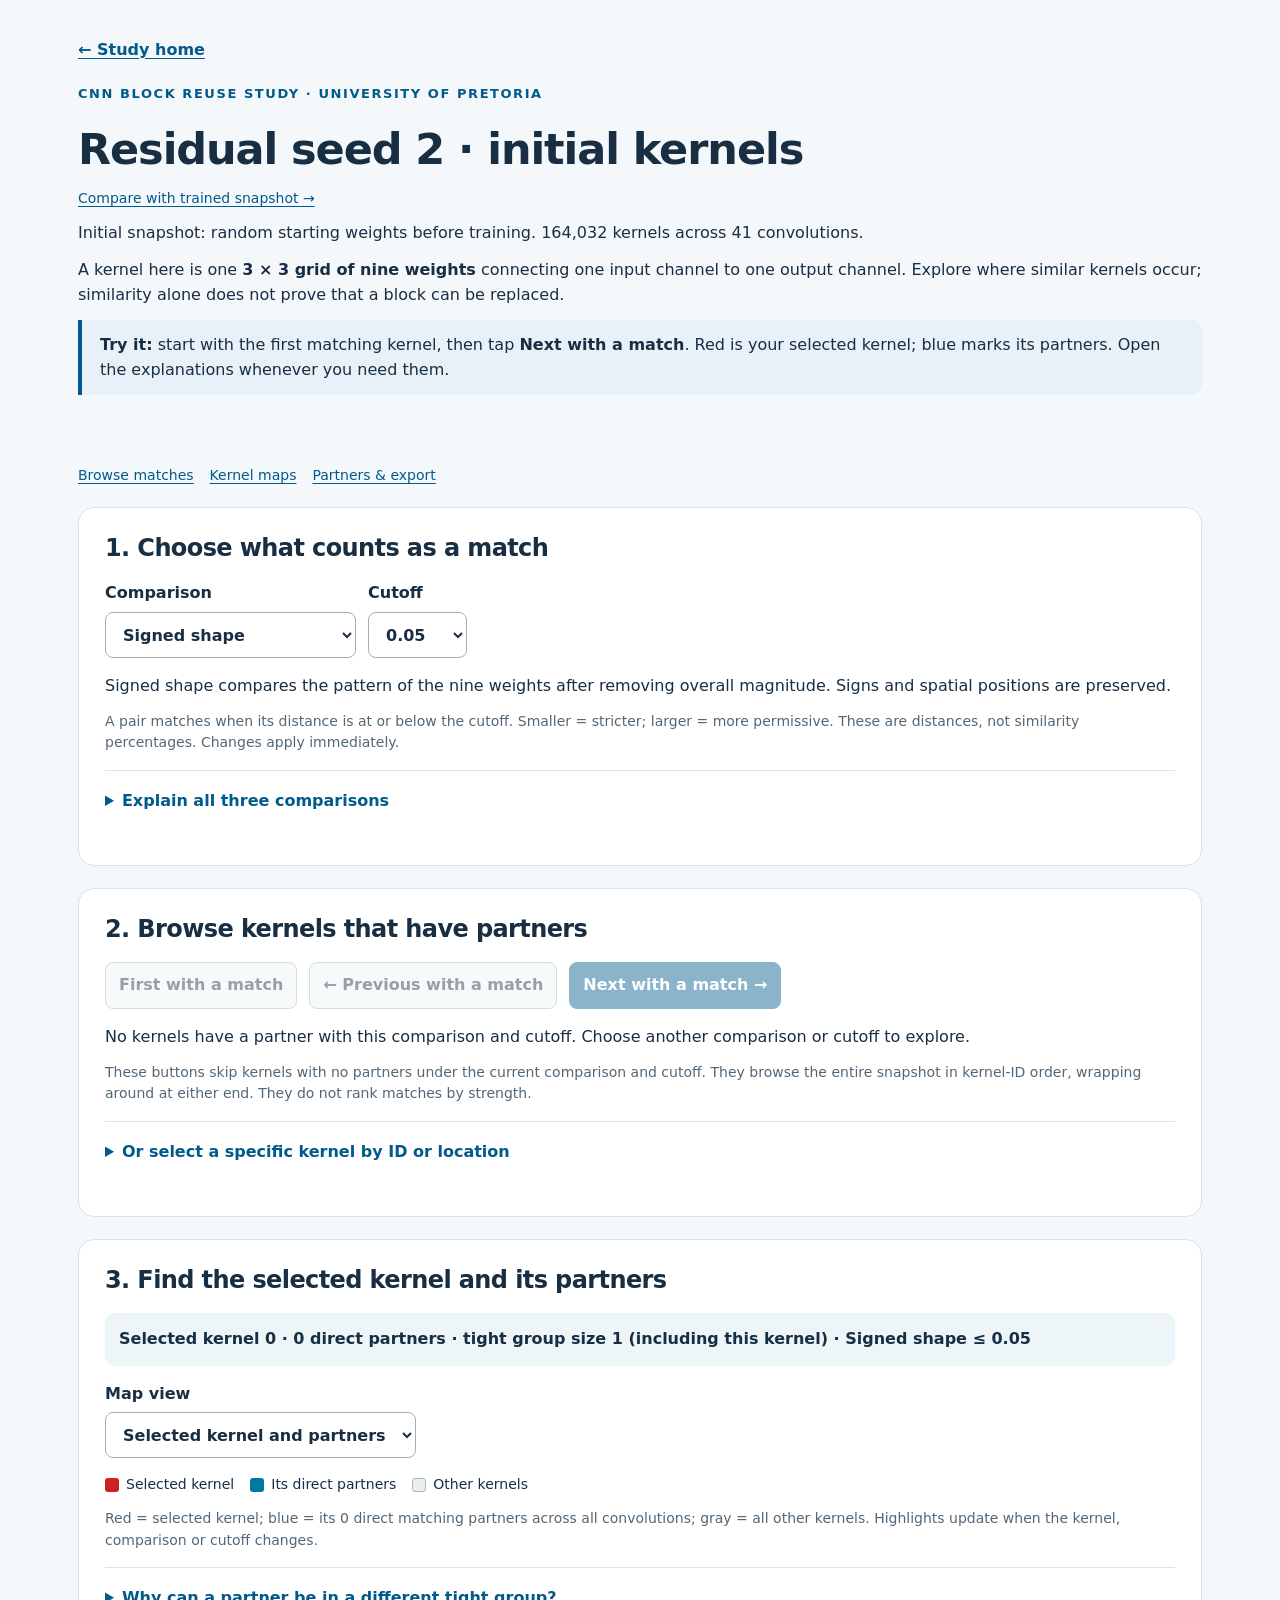
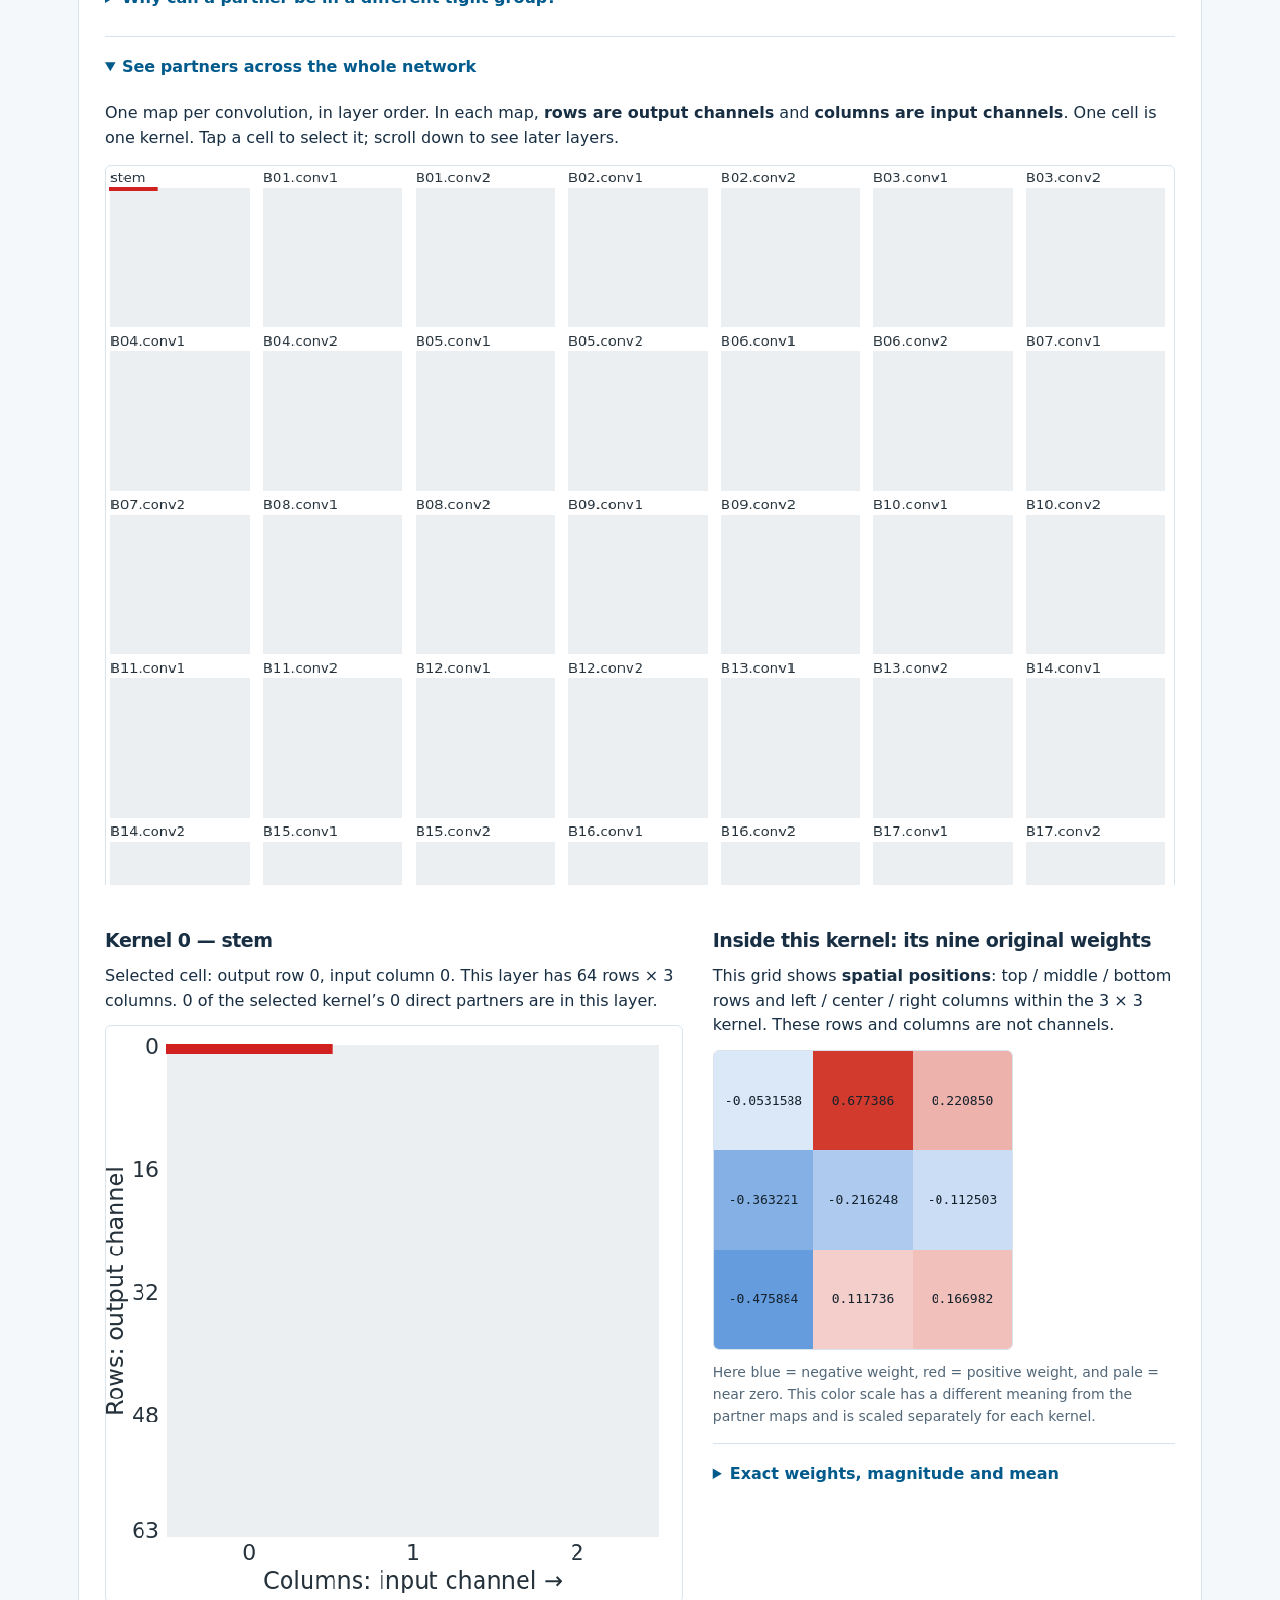
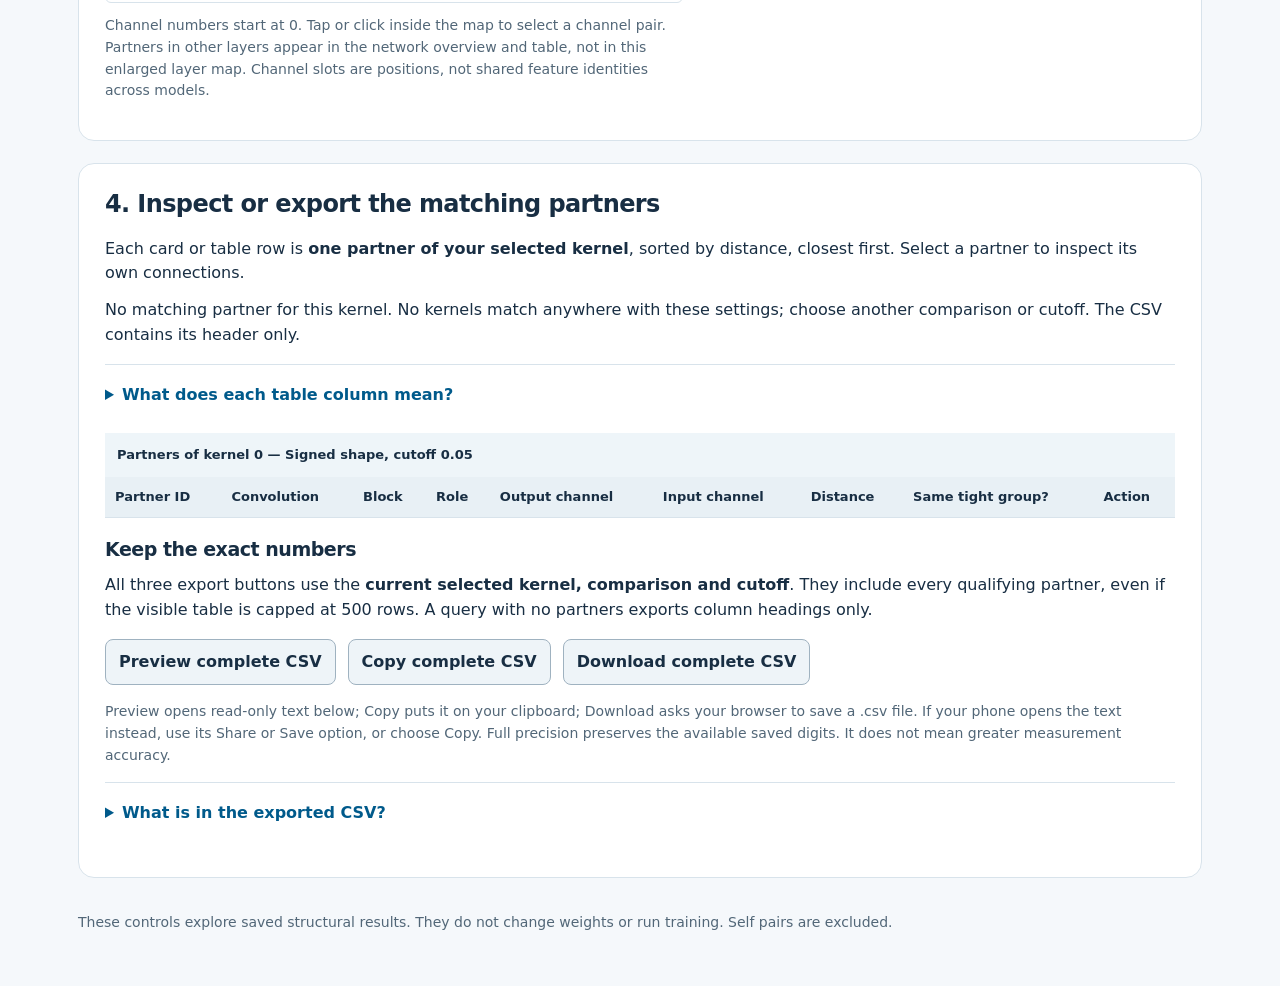
<file: explorers/residual_seed2_initial.html>
<!doctype html>
<html lang="en"><head><meta charset="utf-8"><meta name="viewport" content="width=device-width,initial-scale=1">
<title>Residual seed 2 · initial kernels</title><link rel="stylesheet" href="viewer.css?v=mobile-1"></head>
<body><header><div class="top-links"><a class="back-link" href="../index.html">&larr; Study home</a></div><p class="eyebrow">CNN block reuse study · University of Pretoria</p><h1 id="title">Kernel explorer</h1><div id="snapshot-switch" class="snap-switch"></div>
<p id="snapshot-note"></p><p>A kernel here is one <strong>3 &times; 3 grid of nine weights</strong> connecting one input channel to one output channel. Explore where similar kernels occur; similarity alone does not prove that a block can be replaced.</p>
<p class="start"><strong>Try it:</strong> start with the first matching kernel, then tap <strong>Next with a match</strong>. Red is your selected kernel; blue marks its partners. Open the explanations whenever you need them.</p><div id="loading" class="loader" role="status" aria-live="polite"><strong id="loading-title">Loading this snapshot</strong><div class="load-progress"></div><p id="loading-note">Downloading the saved kernels and matches. This only runs in your browser.</p><button id="retry-load" hidden>Try loading again</button></div><noscript><p class="start">Enable JavaScript in your browser to explore the saved kernels and matches.</p></noscript></header>
<main id="explorer-main" hidden><nav class="jump-links" aria-label="Jump to a section"><a href="#browse-heading">Browse matches</a><a href="#maps-heading">Kernel maps</a><a href="#partners-heading">Partners &amp; export</a></nav>
<section class="panel" aria-labelledby="compare-heading"><h2 id="compare-heading">1. Choose what counts as a match</h2>
<div class="controls"><label>Comparison<select id="metric" aria-describedby="metric-help"><option value="shape">Signed shape</option><option value="weights">Original weight values</option><option value="centered">Centered shape</option></select></label>
<label>Cutoff<select id="cutoff" aria-describedby="cutoff-help"><option>0.01</option><option>0.025</option><option selected>0.05</option><option>0.075</option><option>0.1</option></select></label></div>
<p id="metric-help"></p><p id="cutoff-help" class="note">A pair matches when its distance is at or below the cutoff. Smaller = stricter; larger = more permissive. These are distances, not similarity percentages. Changes apply immediately.</p>
<details><summary>Explain all three comparisons</summary><dl><dt>Signed shape</dt><dd>Divide each kernel by its magnitude, then compare the patterns. A kernel and twice that kernel have the same signed shape. Flipped signs remain different.</dd><dt>Original weight values</dt><dd>Compare the nine original values. The distance is their Euclidean difference divided by the smaller kernel magnitude, so magnitude differences matter.</dd><dt>Centered shape</dt><dd>Subtract each kernel's own mean, then normalize and compare. This asks whether the pattern remains similar after removing its average level.</dd></dl></details></section>
<section class="panel" aria-labelledby="browse-heading"><h2 id="browse-heading">2. Browse kernels that have partners</h2>
<div class="controls matching-nav"><button id="first-match">First with a match</button><button id="previous-match">&larr; Previous with a match</button><button id="next-match">Next with a match &rarr;</button></div>
<p id="navigation-status" role="status"></p><p class="note">These buttons skip kernels with no partners under the current comparison and cutoff. They browse the entire snapshot in kernel-ID order, wrapping around at either end. They do not rank matches by strength.</p>
<details><summary>Or select a specific kernel by ID or location</summary>
<div class="controls"><label>Kernel ID<input id="kernel" type="number" value="0" min="0" step="1" aria-describedby="id-help"></label><button id="select-id">Select kernel ID</button></div><p id="id-help" class="note"></p>
<div class="controls"><label>Convolution<select id="layer" aria-describedby="coordinate-help"></select></label><label>Output channel<input id="output" type="number" value="0" min="0" step="1"></label><label>Input channel<input id="input" type="number" value="0" min="0" step="1"></label><button id="select-coordinates">Select coordinates</button></div>
<p id="coordinate-help" class="note"></p><p class="note">Use either ID or coordinates; you do not need to fill in both. For example, B01.conv1 / output 5 / input 12 selects the kernel connecting those channels in block 1's first convolution. Stem is the first convolution; conv1 and conv2 are the two convolutions within each block.</p></details></section>
<section class="panel" aria-labelledby="maps-heading"><h2 id="maps-heading">3. Find the selected kernel and its partners</h2>
<p id="summary" class="selection" role="status"></p>
<div class="controls"><label>Map view<select id="map-view"><option value="partners">Selected kernel and partners</option><option value="groups">All tight groups</option></select></label></div>
<div class="legend" id="partner-legend"><span><i class="swatch selected-swatch"></i>Selected kernel</span><span><i class="swatch partner-swatch"></i>Its direct partners</span><span><i class="swatch other-swatch"></i>Other kernels</span></div><p id="map-legend" class="note"></p>
<details><summary>Why can a partner be in a different tight group?</summary><p>A direct partner matches your selected kernel. A tight group requires <em>every pair</em> within it to match. If A matches B and B matches C, but A does not match C, all three cannot form one tight group. The table includes every direct partner, even if the clustering assigns it to another group.</p><p>Group size includes the selected kernel. A singleton has group size 1 and may still have a direct partner in another group. Group colors are visual aids, not identities across models or cutoffs.</p></details>
<details id="overview-details" open><summary>See partners across the whole network</summary><p>One map per convolution, in layer order. In each map, <strong>rows are output channels</strong> and <strong>columns are input channels</strong>. One cell is one kernel. Tap a cell to select it; scroll down to see later layers.</p><div class="overview-scroll" tabindex="0" role="region" aria-label="Network overview"><canvas id="overview" width="980" height="880" aria-label="All convolution kernel maps"></canvas></div></details>
<div class="detail"><div><h3 id="coordinates">Selected kernel</h3><p id="layer-help"></p><canvas id="layer-map" width="600" height="600" aria-label="Selected convolution map: rows are output channels, columns are input channels"></canvas><p class="note">Channel numbers start at 0. Tap or click inside the map to select a channel pair. Partners in other layers appear in the network overview and table, not in this enlarged layer map. Channel slots are positions, not shared feature identities across models.</p></div>
<div><h3>Inside this kernel: its nine original weights</h3><p>This grid shows <strong>spatial positions</strong>: top / middle / bottom rows and left / center / right columns within the 3 &times; 3 kernel. These rows and columns are not channels.</p><canvas id="weights" width="300" height="300" aria-label="Original three by three kernel weights"></canvas><p class="note">Here blue = negative weight, red = positive weight, and pale = near zero. This color scale has a different meaning from the partner maps and is scaled separately for each kernel.</p><details><summary>Exact weights, magnitude and mean</summary><pre id="weight-values"></pre><p id="kernel-info"></p><p class="note">Magnitude (norm) is the square root of the sum of squared weights. Mean is the average of the nine weights. Use the numbers, not heatmap color intensity, to compare magnitudes across kernels.</p></details></div></div></section>
<section class="panel" aria-labelledby="partners-heading"><h2 id="partners-heading">4. Inspect or export the matching partners</h2><p>Each card or table row is <strong>one partner of your selected kernel</strong>, sorted by distance, closest first. Select a partner to inspect its own connections.</p><p id="match-status" role="status"></p>
<details><summary>What does each table column mean?</summary><dl class="glossary"><dt>Partner ID</dt><dd>The partner's unique kernel number in this snapshot.</dd><dt>Convolution</dt><dd>Its convolution index and name, such as 21: B11.conv1.</dd><dt>Block</dt><dd>The containing block, B01 to B20. Stem is before these blocks.</dd><dt>Role</dt><dd>Stem, conv1 or conv2: the convolution's position in the block.</dd><dt>Output channel / Input channel</dt><dd>The partner's row / column in its own convolution map, not in the selected kernel's layer.</dd><dt>Distance</dt><dd>Difference from the selected kernel under the chosen comparison. Smaller = closer; zero = identical under that comparison.</dd><dt>Same tight group?</dt><dd>Whether the partner and selected kernel belong to the same complete-linkage group. A No still means the pair directly matches.</dd><dt>Action</dt><dd>Select makes this partner the new query and refreshes the maps and table.</dd></dl></details>
<div id="match-cards" class="match-cards" aria-label="Matching partner cards"></div><div class="scroll partner-table" tabindex="0" role="region" aria-label="Scrollable matching partners table"><table><caption id="table-caption">Partners of the selected kernel</caption><thead><tr><th scope="col">Partner ID</th><th scope="col">Convolution</th><th scope="col">Block</th><th scope="col">Role</th><th scope="col">Output channel</th><th scope="col">Input channel</th><th scope="col">Distance</th><th scope="col">Same tight group?</th><th scope="col">Action</th></tr></thead><tbody id="matches"></tbody></table></div>
<h3>Keep the exact numbers</h3><p>All three export buttons use the <strong>current selected kernel, comparison and cutoff</strong>. They include every qualifying partner, even if the visible table is capped at 500 rows. A query with no partners exports column headings only.</p>
<div class="controls export-controls"><button id="preview">Preview complete CSV</button><button id="copy">Copy complete CSV</button><button id="download">Download complete CSV</button></div><p class="note">Preview opens read-only text below; Copy puts it on your clipboard; Download asks your browser to save a .csv file. If your phone opens the text instead, use its Share or Save option, or choose Copy. Full precision preserves the available saved digits. It does not mean greater measurement accuracy.</p><p id="export-status" role="status"></p><textarea id="csv" rows="12" readonly aria-label="Complete full precision CSV preview" hidden></textarea>
<details><summary>What is in the exported CSV?</summary><p>One row per pair: query and partner IDs; the partner's layer, block, role and channel coordinates; comparison, cutoff and saved distance; raw Euclidean and relative differences; both magnitudes and means; and all nine original weights of each kernel in row order.</p><p>The CSV keeps numeric location codes for analysis: layer and channel indices start at 0; block 0 = stem; role 0 = stem, 1 = conv1, 2 = conv2. Raw relative difference is the raw Euclidean difference divided by the smaller magnitude. The export is this query's partner list, not all pairs in the network.</p></details></section>
<footer>These controls explore saved structural results. They do not change weights or run training. Self pairs are excluded.</footer></main>
<script src="loader.js?v=mobile-2" data-snapshot="residual_seed2_initial" defer></script></body></html>
</file>
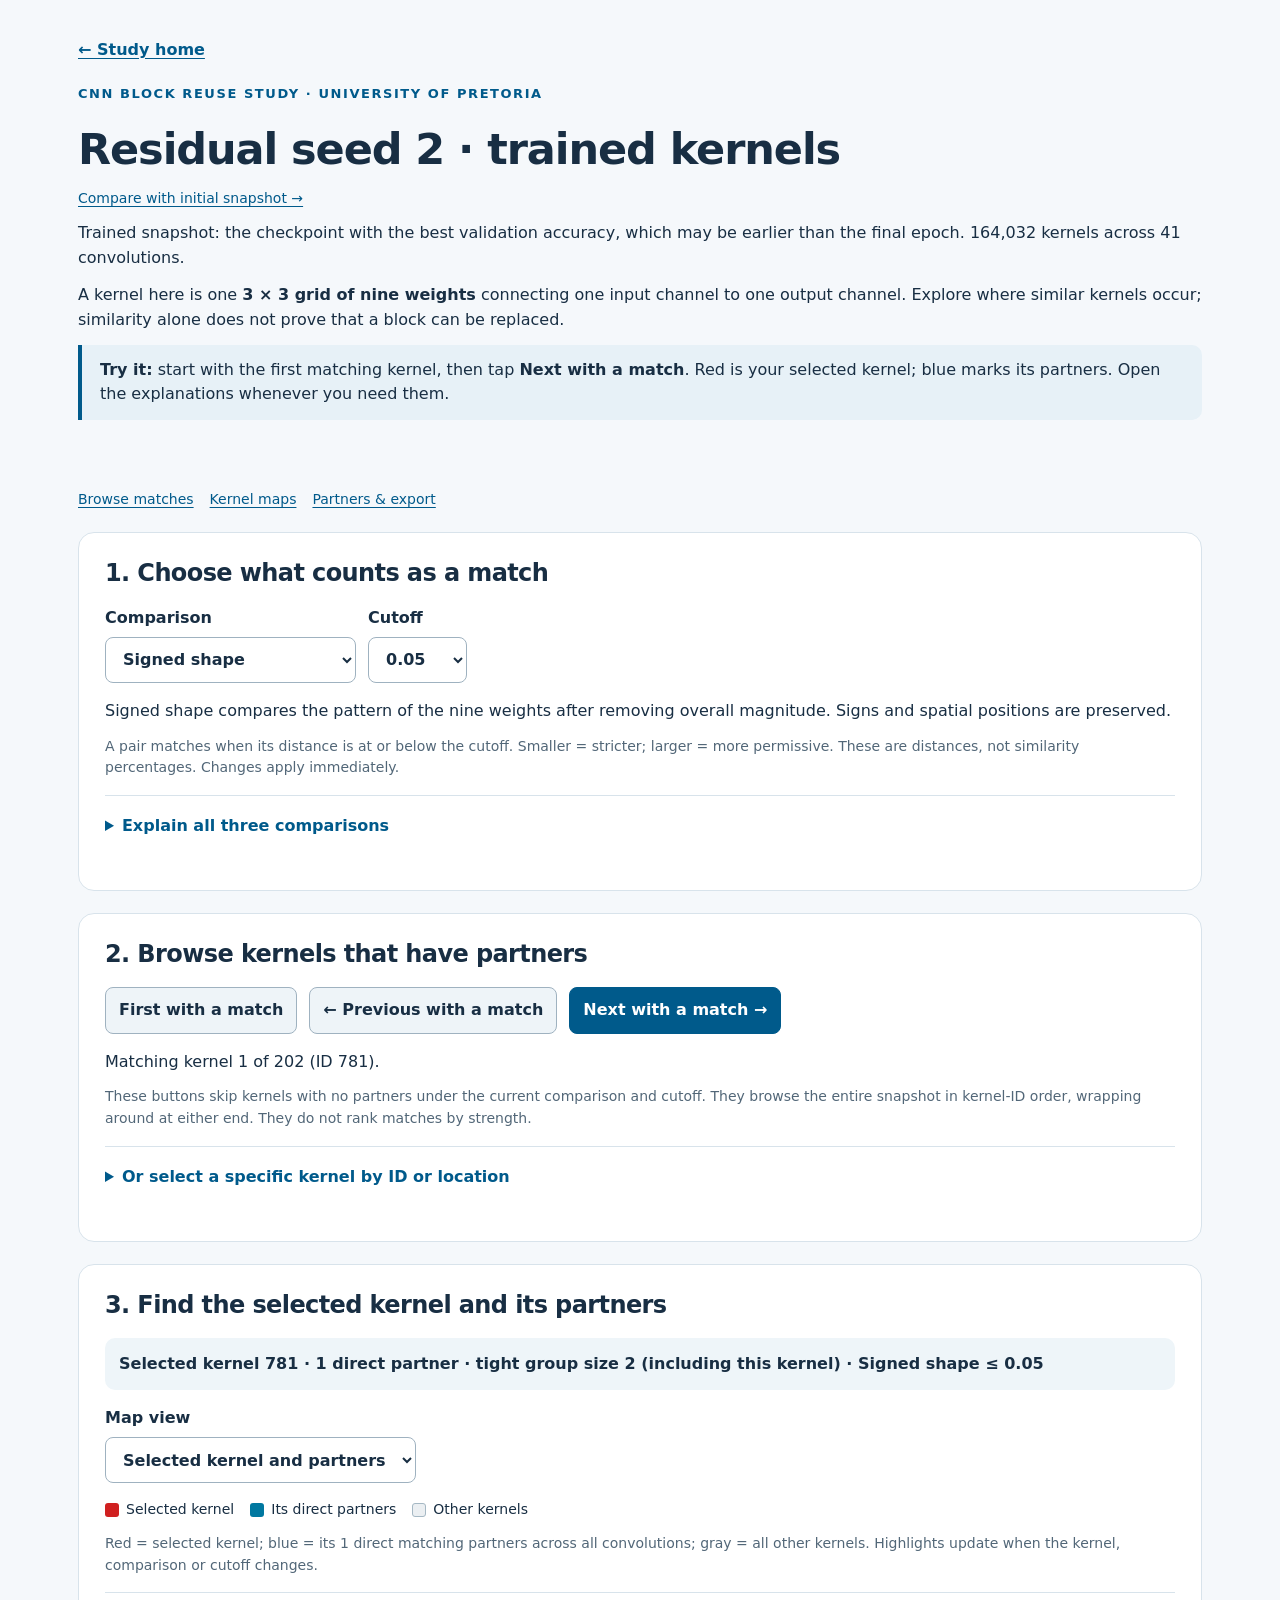
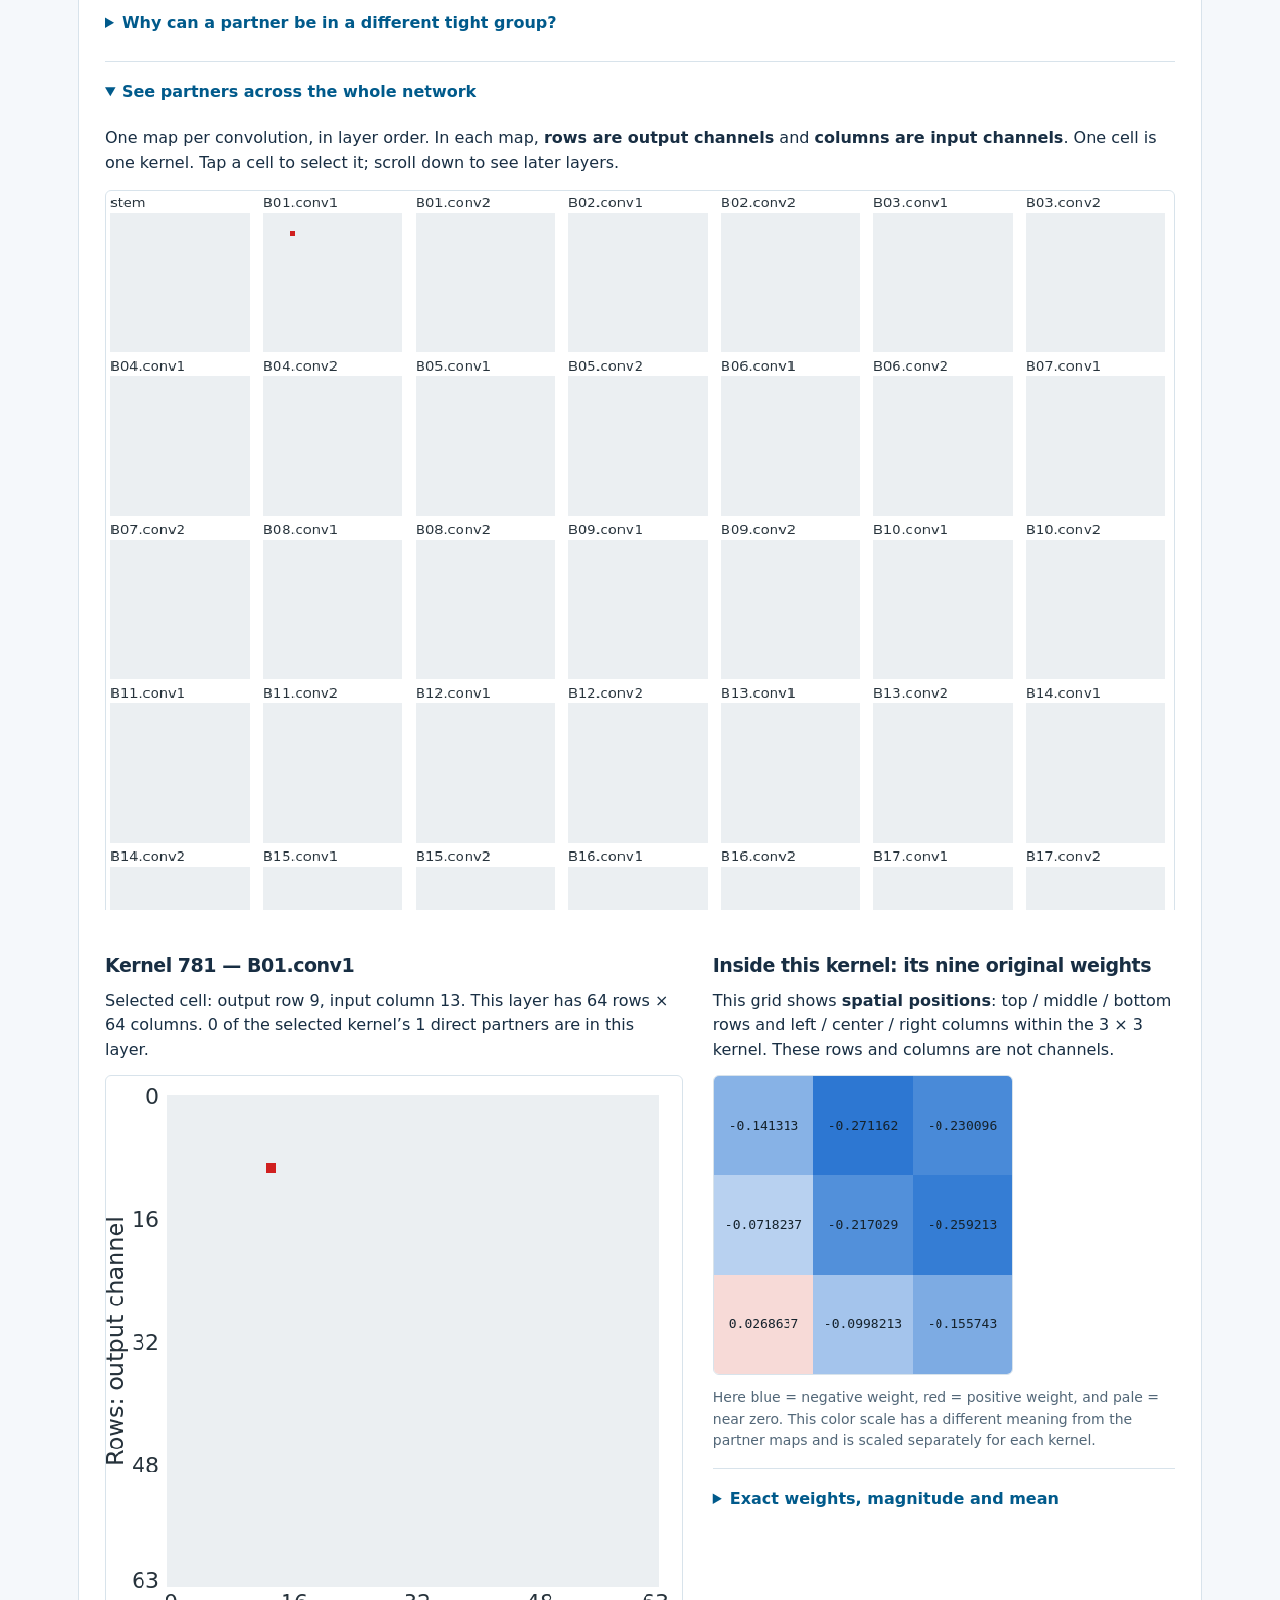
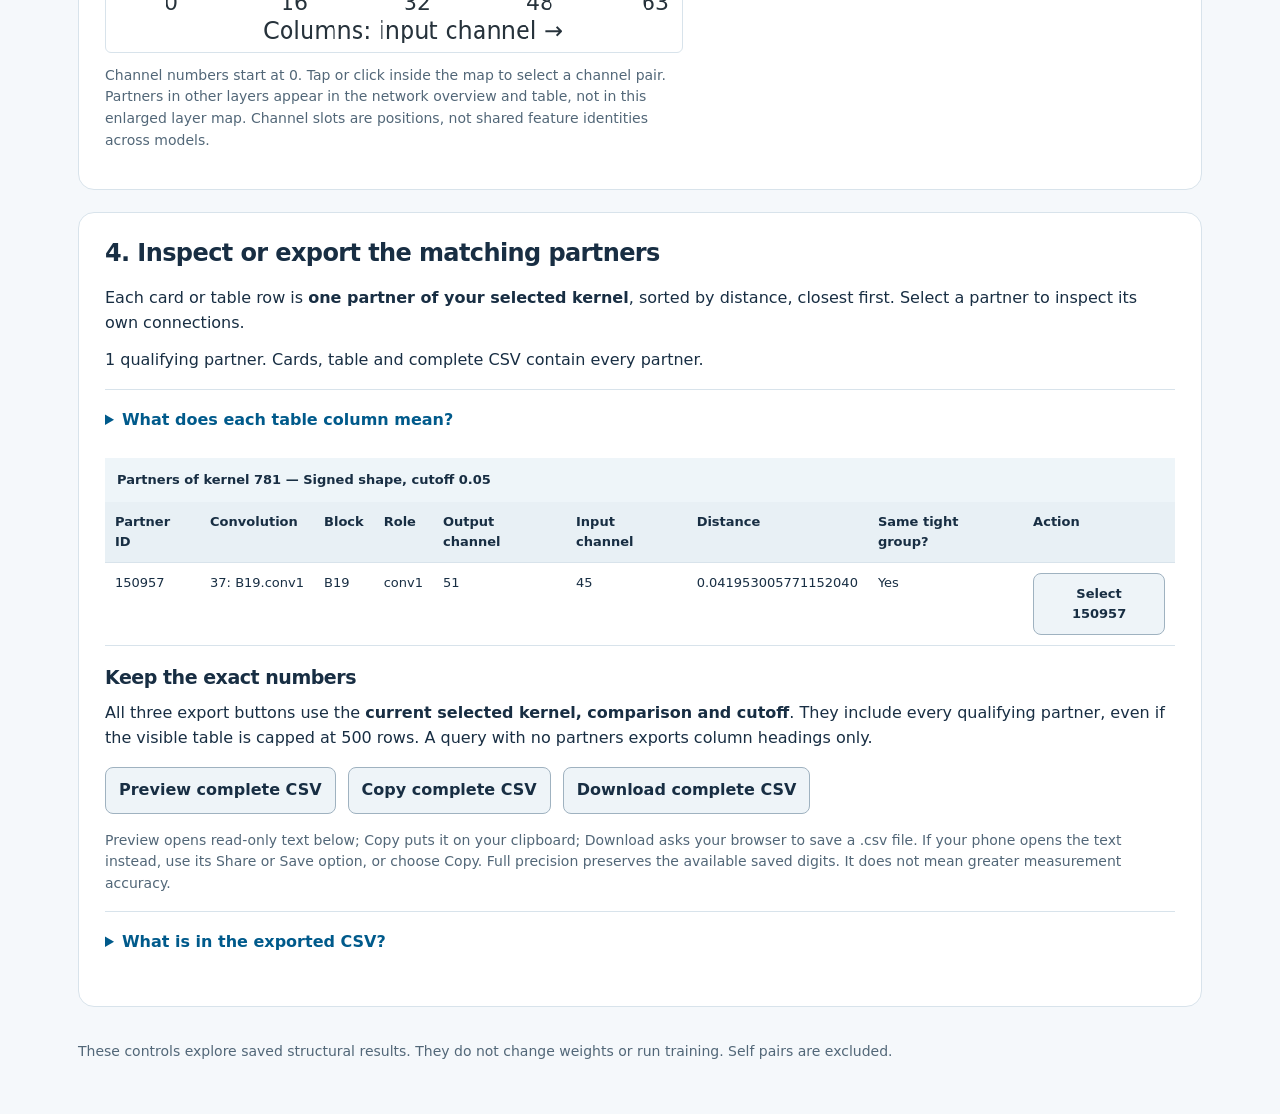
<file: explorers/residual_seed2_trained.html>
<!doctype html>
<html lang="en"><head><meta charset="utf-8"><meta name="viewport" content="width=device-width,initial-scale=1">
<title>Residual seed 2 · trained kernels</title><link rel="stylesheet" href="viewer.css?v=mobile-1"></head>
<body><header><div class="top-links"><a class="back-link" href="../index.html">&larr; Study home</a></div><p class="eyebrow">CNN block reuse study · University of Pretoria</p><h1 id="title">Kernel explorer</h1><div id="snapshot-switch" class="snap-switch"></div>
<p id="snapshot-note"></p><p>A kernel here is one <strong>3 &times; 3 grid of nine weights</strong> connecting one input channel to one output channel. Explore where similar kernels occur; similarity alone does not prove that a block can be replaced.</p>
<p class="start"><strong>Try it:</strong> start with the first matching kernel, then tap <strong>Next with a match</strong>. Red is your selected kernel; blue marks its partners. Open the explanations whenever you need them.</p><div id="loading" class="loader" role="status" aria-live="polite"><strong id="loading-title">Loading this snapshot</strong><div class="load-progress"></div><p id="loading-note">Downloading the saved kernels and matches. This only runs in your browser.</p><button id="retry-load" hidden>Try loading again</button></div><noscript><p class="start">Enable JavaScript in your browser to explore the saved kernels and matches.</p></noscript></header>
<main id="explorer-main" hidden><nav class="jump-links" aria-label="Jump to a section"><a href="#browse-heading">Browse matches</a><a href="#maps-heading">Kernel maps</a><a href="#partners-heading">Partners &amp; export</a></nav>
<section class="panel" aria-labelledby="compare-heading"><h2 id="compare-heading">1. Choose what counts as a match</h2>
<div class="controls"><label>Comparison<select id="metric" aria-describedby="metric-help"><option value="shape">Signed shape</option><option value="weights">Original weight values</option><option value="centered">Centered shape</option></select></label>
<label>Cutoff<select id="cutoff" aria-describedby="cutoff-help"><option>0.01</option><option>0.025</option><option selected>0.05</option><option>0.075</option><option>0.1</option></select></label></div>
<p id="metric-help"></p><p id="cutoff-help" class="note">A pair matches when its distance is at or below the cutoff. Smaller = stricter; larger = more permissive. These are distances, not similarity percentages. Changes apply immediately.</p>
<details><summary>Explain all three comparisons</summary><dl><dt>Signed shape</dt><dd>Divide each kernel by its magnitude, then compare the patterns. A kernel and twice that kernel have the same signed shape. Flipped signs remain different.</dd><dt>Original weight values</dt><dd>Compare the nine original values. The distance is their Euclidean difference divided by the smaller kernel magnitude, so magnitude differences matter.</dd><dt>Centered shape</dt><dd>Subtract each kernel's own mean, then normalize and compare. This asks whether the pattern remains similar after removing its average level.</dd></dl></details></section>
<section class="panel" aria-labelledby="browse-heading"><h2 id="browse-heading">2. Browse kernels that have partners</h2>
<div class="controls matching-nav"><button id="first-match">First with a match</button><button id="previous-match">&larr; Previous with a match</button><button id="next-match">Next with a match &rarr;</button></div>
<p id="navigation-status" role="status"></p><p class="note">These buttons skip kernels with no partners under the current comparison and cutoff. They browse the entire snapshot in kernel-ID order, wrapping around at either end. They do not rank matches by strength.</p>
<details><summary>Or select a specific kernel by ID or location</summary>
<div class="controls"><label>Kernel ID<input id="kernel" type="number" value="0" min="0" step="1" aria-describedby="id-help"></label><button id="select-id">Select kernel ID</button></div><p id="id-help" class="note"></p>
<div class="controls"><label>Convolution<select id="layer" aria-describedby="coordinate-help"></select></label><label>Output channel<input id="output" type="number" value="0" min="0" step="1"></label><label>Input channel<input id="input" type="number" value="0" min="0" step="1"></label><button id="select-coordinates">Select coordinates</button></div>
<p id="coordinate-help" class="note"></p><p class="note">Use either ID or coordinates; you do not need to fill in both. For example, B01.conv1 / output 5 / input 12 selects the kernel connecting those channels in block 1's first convolution. Stem is the first convolution; conv1 and conv2 are the two convolutions within each block.</p></details></section>
<section class="panel" aria-labelledby="maps-heading"><h2 id="maps-heading">3. Find the selected kernel and its partners</h2>
<p id="summary" class="selection" role="status"></p>
<div class="controls"><label>Map view<select id="map-view"><option value="partners">Selected kernel and partners</option><option value="groups">All tight groups</option></select></label></div>
<div class="legend" id="partner-legend"><span><i class="swatch selected-swatch"></i>Selected kernel</span><span><i class="swatch partner-swatch"></i>Its direct partners</span><span><i class="swatch other-swatch"></i>Other kernels</span></div><p id="map-legend" class="note"></p>
<details><summary>Why can a partner be in a different tight group?</summary><p>A direct partner matches your selected kernel. A tight group requires <em>every pair</em> within it to match. If A matches B and B matches C, but A does not match C, all three cannot form one tight group. The table includes every direct partner, even if the clustering assigns it to another group.</p><p>Group size includes the selected kernel. A singleton has group size 1 and may still have a direct partner in another group. Group colors are visual aids, not identities across models or cutoffs.</p></details>
<details id="overview-details" open><summary>See partners across the whole network</summary><p>One map per convolution, in layer order. In each map, <strong>rows are output channels</strong> and <strong>columns are input channels</strong>. One cell is one kernel. Tap a cell to select it; scroll down to see later layers.</p><div class="overview-scroll" tabindex="0" role="region" aria-label="Network overview"><canvas id="overview" width="980" height="880" aria-label="All convolution kernel maps"></canvas></div></details>
<div class="detail"><div><h3 id="coordinates">Selected kernel</h3><p id="layer-help"></p><canvas id="layer-map" width="600" height="600" aria-label="Selected convolution map: rows are output channels, columns are input channels"></canvas><p class="note">Channel numbers start at 0. Tap or click inside the map to select a channel pair. Partners in other layers appear in the network overview and table, not in this enlarged layer map. Channel slots are positions, not shared feature identities across models.</p></div>
<div><h3>Inside this kernel: its nine original weights</h3><p>This grid shows <strong>spatial positions</strong>: top / middle / bottom rows and left / center / right columns within the 3 &times; 3 kernel. These rows and columns are not channels.</p><canvas id="weights" width="300" height="300" aria-label="Original three by three kernel weights"></canvas><p class="note">Here blue = negative weight, red = positive weight, and pale = near zero. This color scale has a different meaning from the partner maps and is scaled separately for each kernel.</p><details><summary>Exact weights, magnitude and mean</summary><pre id="weight-values"></pre><p id="kernel-info"></p><p class="note">Magnitude (norm) is the square root of the sum of squared weights. Mean is the average of the nine weights. Use the numbers, not heatmap color intensity, to compare magnitudes across kernels.</p></details></div></div></section>
<section class="panel" aria-labelledby="partners-heading"><h2 id="partners-heading">4. Inspect or export the matching partners</h2><p>Each card or table row is <strong>one partner of your selected kernel</strong>, sorted by distance, closest first. Select a partner to inspect its own connections.</p><p id="match-status" role="status"></p>
<details><summary>What does each table column mean?</summary><dl class="glossary"><dt>Partner ID</dt><dd>The partner's unique kernel number in this snapshot.</dd><dt>Convolution</dt><dd>Its convolution index and name, such as 21: B11.conv1.</dd><dt>Block</dt><dd>The containing block, B01 to B20. Stem is before these blocks.</dd><dt>Role</dt><dd>Stem, conv1 or conv2: the convolution's position in the block.</dd><dt>Output channel / Input channel</dt><dd>The partner's row / column in its own convolution map, not in the selected kernel's layer.</dd><dt>Distance</dt><dd>Difference from the selected kernel under the chosen comparison. Smaller = closer; zero = identical under that comparison.</dd><dt>Same tight group?</dt><dd>Whether the partner and selected kernel belong to the same complete-linkage group. A No still means the pair directly matches.</dd><dt>Action</dt><dd>Select makes this partner the new query and refreshes the maps and table.</dd></dl></details>
<div id="match-cards" class="match-cards" aria-label="Matching partner cards"></div><div class="scroll partner-table" tabindex="0" role="region" aria-label="Scrollable matching partners table"><table><caption id="table-caption">Partners of the selected kernel</caption><thead><tr><th scope="col">Partner ID</th><th scope="col">Convolution</th><th scope="col">Block</th><th scope="col">Role</th><th scope="col">Output channel</th><th scope="col">Input channel</th><th scope="col">Distance</th><th scope="col">Same tight group?</th><th scope="col">Action</th></tr></thead><tbody id="matches"></tbody></table></div>
<h3>Keep the exact numbers</h3><p>All three export buttons use the <strong>current selected kernel, comparison and cutoff</strong>. They include every qualifying partner, even if the visible table is capped at 500 rows. A query with no partners exports column headings only.</p>
<div class="controls export-controls"><button id="preview">Preview complete CSV</button><button id="copy">Copy complete CSV</button><button id="download">Download complete CSV</button></div><p class="note">Preview opens read-only text below; Copy puts it on your clipboard; Download asks your browser to save a .csv file. If your phone opens the text instead, use its Share or Save option, or choose Copy. Full precision preserves the available saved digits. It does not mean greater measurement accuracy.</p><p id="export-status" role="status"></p><textarea id="csv" rows="12" readonly aria-label="Complete full precision CSV preview" hidden></textarea>
<details><summary>What is in the exported CSV?</summary><p>One row per pair: query and partner IDs; the partner's layer, block, role and channel coordinates; comparison, cutoff and saved distance; raw Euclidean and relative differences; both magnitudes and means; and all nine original weights of each kernel in row order.</p><p>The CSV keeps numeric location codes for analysis: layer and channel indices start at 0; block 0 = stem; role 0 = stem, 1 = conv1, 2 = conv2. Raw relative difference is the raw Euclidean difference divided by the smaller magnitude. The export is this query's partner list, not all pairs in the network.</p></details></section>
<footer>These controls explore saved structural results. They do not change weights or run training. Self pairs are excluded.</footer></main>
<script src="loader.js?v=mobile-2" data-snapshot="residual_seed2_trained" defer></script></body></html>
</file>
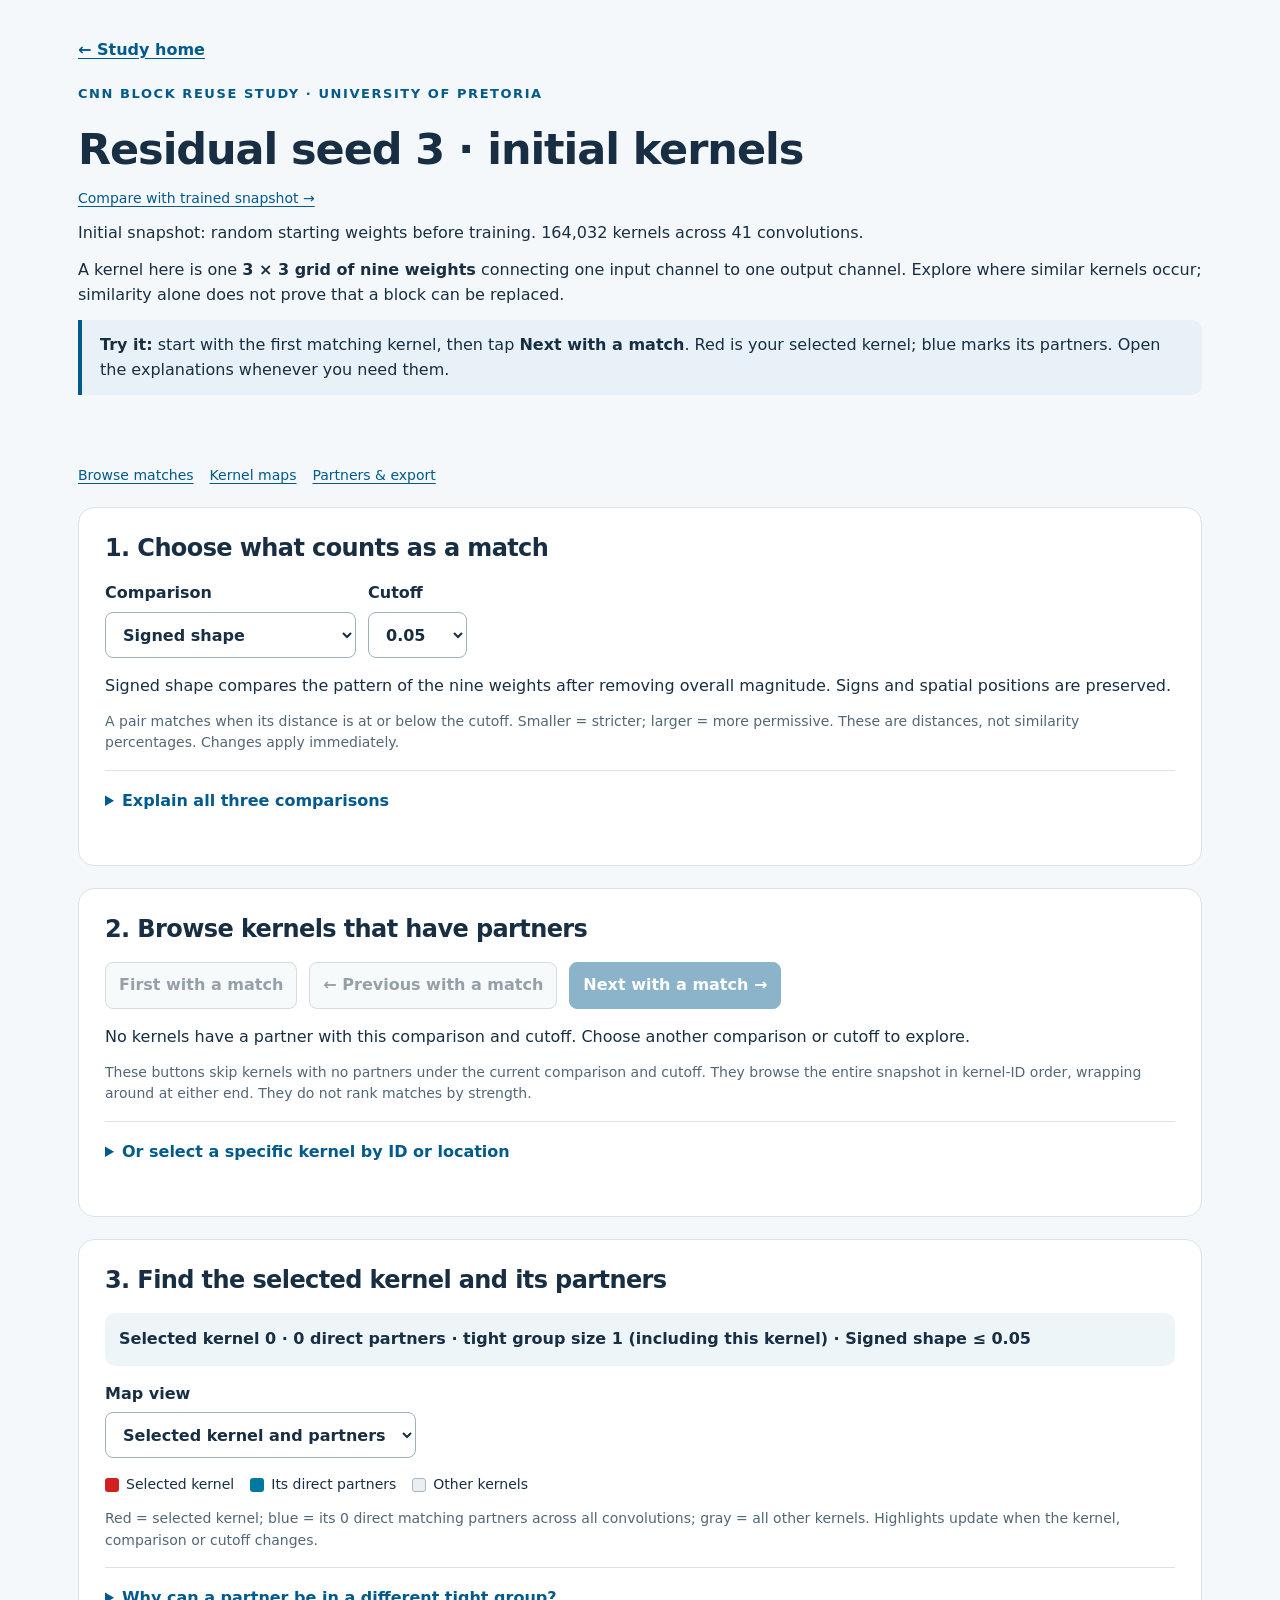
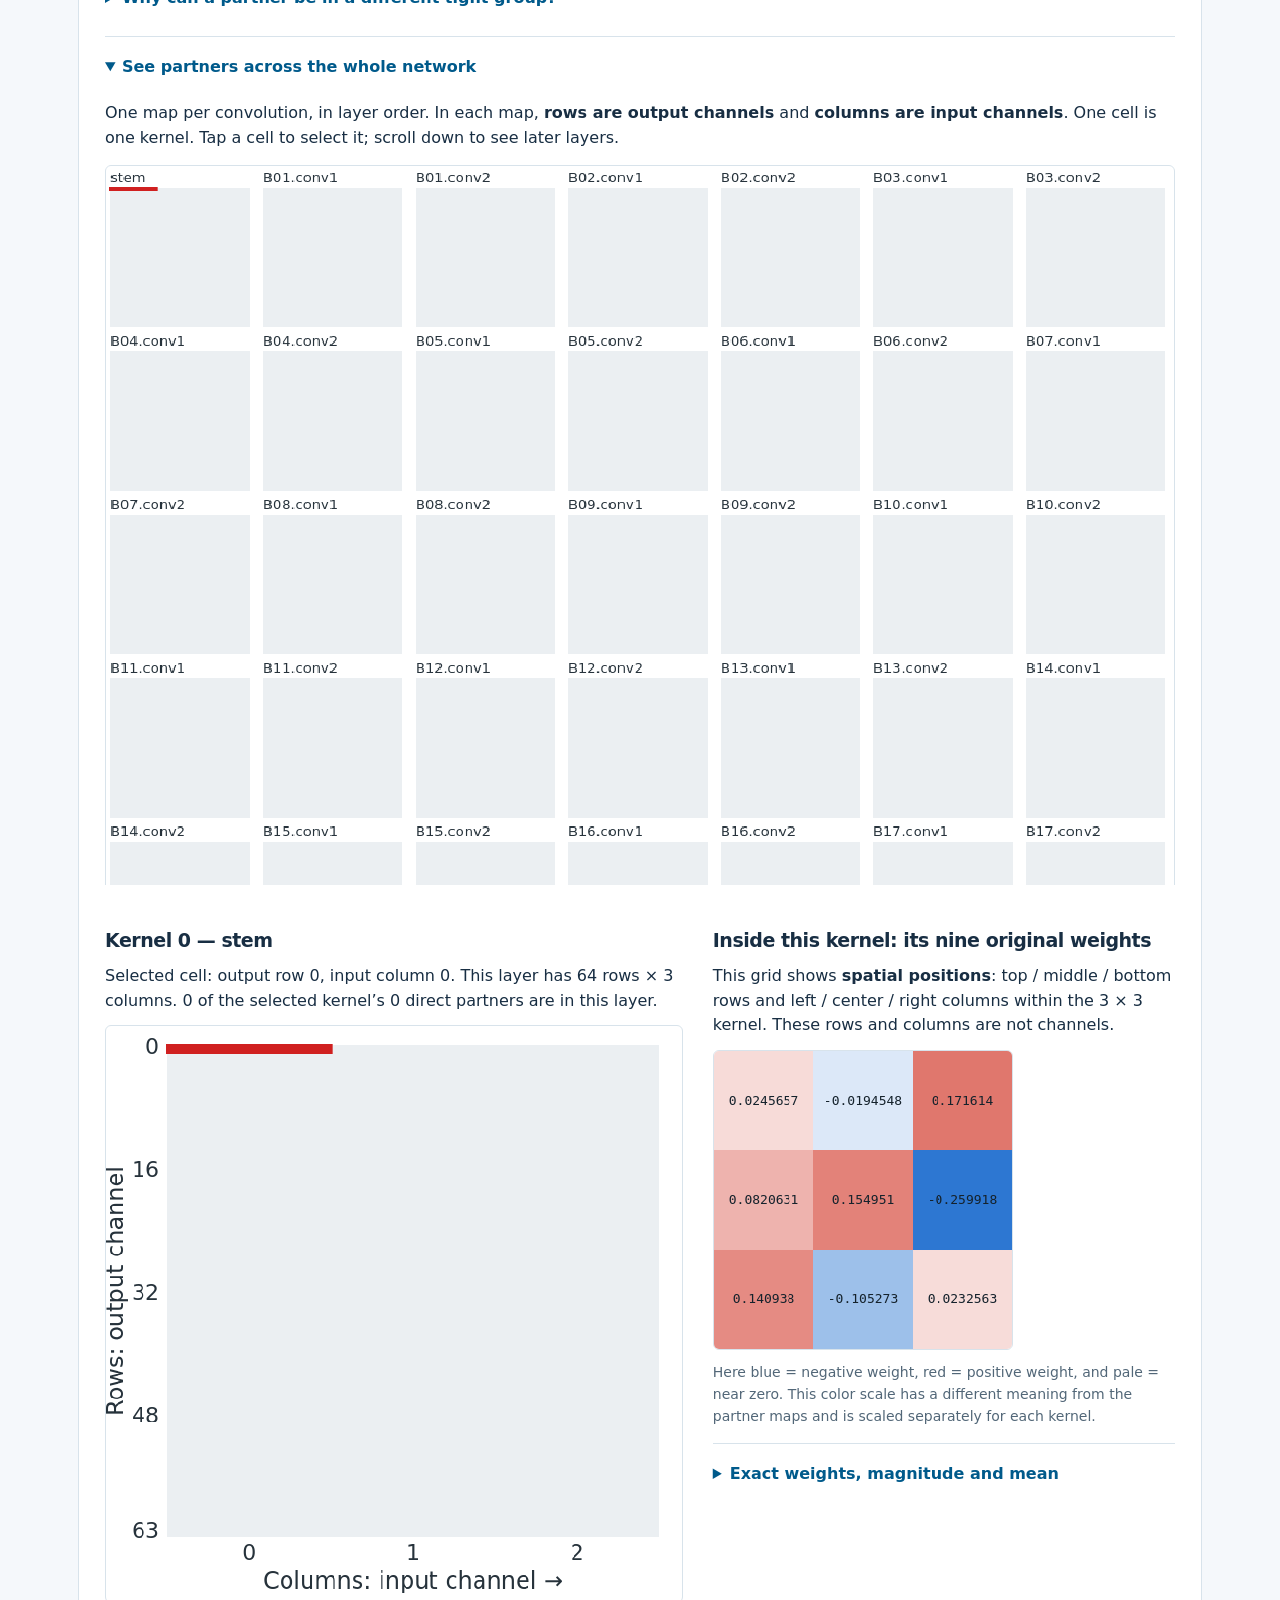
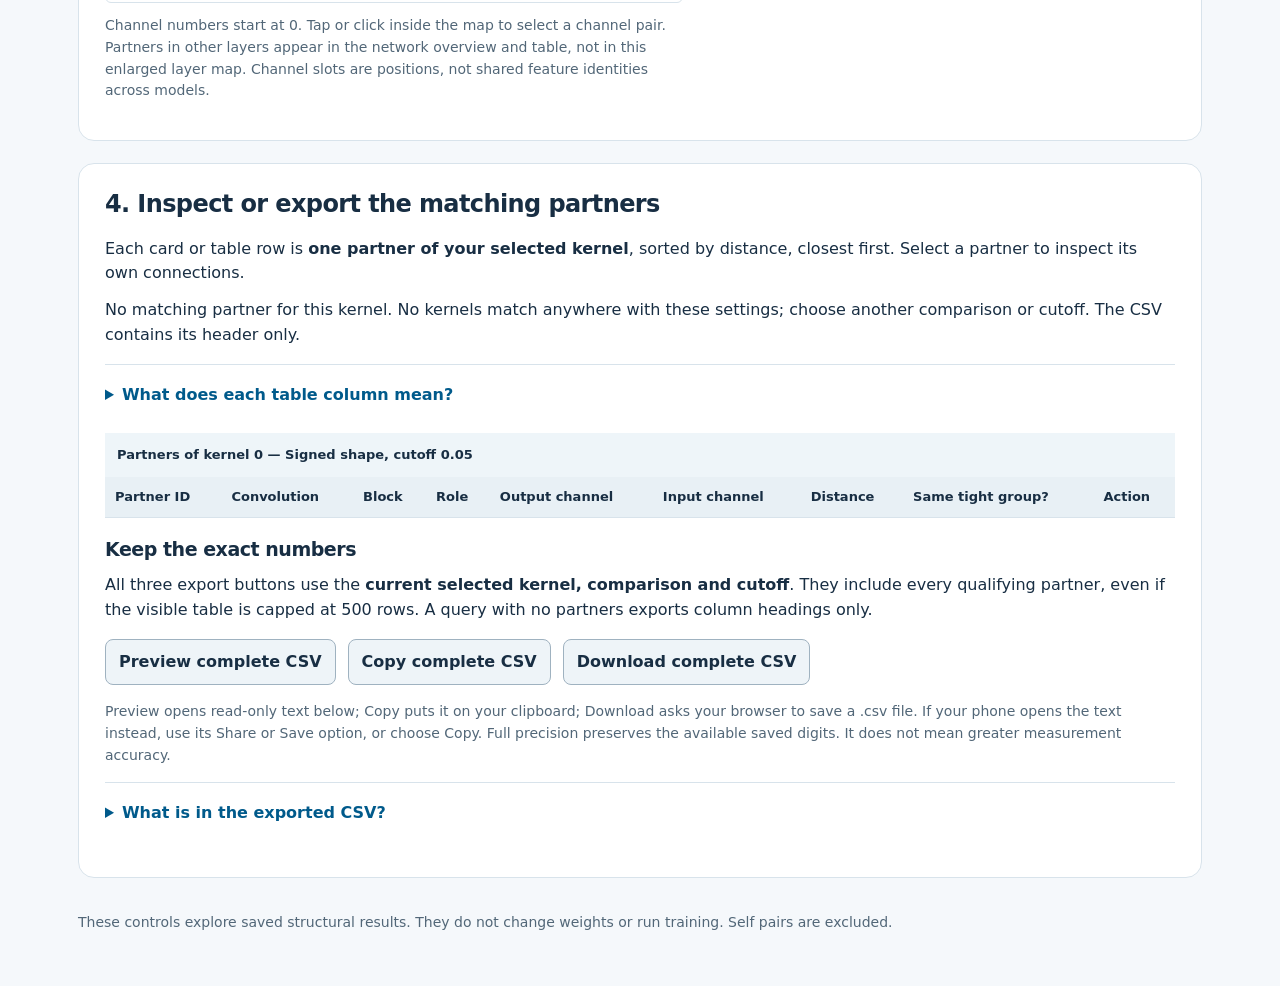
<file: explorers/residual_seed3_initial.html>
<!doctype html>
<html lang="en"><head><meta charset="utf-8"><meta name="viewport" content="width=device-width,initial-scale=1">
<title>Residual seed 3 · initial kernels</title><link rel="stylesheet" href="viewer.css?v=mobile-1"></head>
<body><header><div class="top-links"><a class="back-link" href="../index.html">&larr; Study home</a></div><p class="eyebrow">CNN block reuse study · University of Pretoria</p><h1 id="title">Kernel explorer</h1><div id="snapshot-switch" class="snap-switch"></div>
<p id="snapshot-note"></p><p>A kernel here is one <strong>3 &times; 3 grid of nine weights</strong> connecting one input channel to one output channel. Explore where similar kernels occur; similarity alone does not prove that a block can be replaced.</p>
<p class="start"><strong>Try it:</strong> start with the first matching kernel, then tap <strong>Next with a match</strong>. Red is your selected kernel; blue marks its partners. Open the explanations whenever you need them.</p><div id="loading" class="loader" role="status" aria-live="polite"><strong id="loading-title">Loading this snapshot</strong><div class="load-progress"></div><p id="loading-note">Downloading the saved kernels and matches. This only runs in your browser.</p><button id="retry-load" hidden>Try loading again</button></div><noscript><p class="start">Enable JavaScript in your browser to explore the saved kernels and matches.</p></noscript></header>
<main id="explorer-main" hidden><nav class="jump-links" aria-label="Jump to a section"><a href="#browse-heading">Browse matches</a><a href="#maps-heading">Kernel maps</a><a href="#partners-heading">Partners &amp; export</a></nav>
<section class="panel" aria-labelledby="compare-heading"><h2 id="compare-heading">1. Choose what counts as a match</h2>
<div class="controls"><label>Comparison<select id="metric" aria-describedby="metric-help"><option value="shape">Signed shape</option><option value="weights">Original weight values</option><option value="centered">Centered shape</option></select></label>
<label>Cutoff<select id="cutoff" aria-describedby="cutoff-help"><option>0.01</option><option>0.025</option><option selected>0.05</option><option>0.075</option><option>0.1</option></select></label></div>
<p id="metric-help"></p><p id="cutoff-help" class="note">A pair matches when its distance is at or below the cutoff. Smaller = stricter; larger = more permissive. These are distances, not similarity percentages. Changes apply immediately.</p>
<details><summary>Explain all three comparisons</summary><dl><dt>Signed shape</dt><dd>Divide each kernel by its magnitude, then compare the patterns. A kernel and twice that kernel have the same signed shape. Flipped signs remain different.</dd><dt>Original weight values</dt><dd>Compare the nine original values. The distance is their Euclidean difference divided by the smaller kernel magnitude, so magnitude differences matter.</dd><dt>Centered shape</dt><dd>Subtract each kernel's own mean, then normalize and compare. This asks whether the pattern remains similar after removing its average level.</dd></dl></details></section>
<section class="panel" aria-labelledby="browse-heading"><h2 id="browse-heading">2. Browse kernels that have partners</h2>
<div class="controls matching-nav"><button id="first-match">First with a match</button><button id="previous-match">&larr; Previous with a match</button><button id="next-match">Next with a match &rarr;</button></div>
<p id="navigation-status" role="status"></p><p class="note">These buttons skip kernels with no partners under the current comparison and cutoff. They browse the entire snapshot in kernel-ID order, wrapping around at either end. They do not rank matches by strength.</p>
<details><summary>Or select a specific kernel by ID or location</summary>
<div class="controls"><label>Kernel ID<input id="kernel" type="number" value="0" min="0" step="1" aria-describedby="id-help"></label><button id="select-id">Select kernel ID</button></div><p id="id-help" class="note"></p>
<div class="controls"><label>Convolution<select id="layer" aria-describedby="coordinate-help"></select></label><label>Output channel<input id="output" type="number" value="0" min="0" step="1"></label><label>Input channel<input id="input" type="number" value="0" min="0" step="1"></label><button id="select-coordinates">Select coordinates</button></div>
<p id="coordinate-help" class="note"></p><p class="note">Use either ID or coordinates; you do not need to fill in both. For example, B01.conv1 / output 5 / input 12 selects the kernel connecting those channels in block 1's first convolution. Stem is the first convolution; conv1 and conv2 are the two convolutions within each block.</p></details></section>
<section class="panel" aria-labelledby="maps-heading"><h2 id="maps-heading">3. Find the selected kernel and its partners</h2>
<p id="summary" class="selection" role="status"></p>
<div class="controls"><label>Map view<select id="map-view"><option value="partners">Selected kernel and partners</option><option value="groups">All tight groups</option></select></label></div>
<div class="legend" id="partner-legend"><span><i class="swatch selected-swatch"></i>Selected kernel</span><span><i class="swatch partner-swatch"></i>Its direct partners</span><span><i class="swatch other-swatch"></i>Other kernels</span></div><p id="map-legend" class="note"></p>
<details><summary>Why can a partner be in a different tight group?</summary><p>A direct partner matches your selected kernel. A tight group requires <em>every pair</em> within it to match. If A matches B and B matches C, but A does not match C, all three cannot form one tight group. The table includes every direct partner, even if the clustering assigns it to another group.</p><p>Group size includes the selected kernel. A singleton has group size 1 and may still have a direct partner in another group. Group colors are visual aids, not identities across models or cutoffs.</p></details>
<details id="overview-details" open><summary>See partners across the whole network</summary><p>One map per convolution, in layer order. In each map, <strong>rows are output channels</strong> and <strong>columns are input channels</strong>. One cell is one kernel. Tap a cell to select it; scroll down to see later layers.</p><div class="overview-scroll" tabindex="0" role="region" aria-label="Network overview"><canvas id="overview" width="980" height="880" aria-label="All convolution kernel maps"></canvas></div></details>
<div class="detail"><div><h3 id="coordinates">Selected kernel</h3><p id="layer-help"></p><canvas id="layer-map" width="600" height="600" aria-label="Selected convolution map: rows are output channels, columns are input channels"></canvas><p class="note">Channel numbers start at 0. Tap or click inside the map to select a channel pair. Partners in other layers appear in the network overview and table, not in this enlarged layer map. Channel slots are positions, not shared feature identities across models.</p></div>
<div><h3>Inside this kernel: its nine original weights</h3><p>This grid shows <strong>spatial positions</strong>: top / middle / bottom rows and left / center / right columns within the 3 &times; 3 kernel. These rows and columns are not channels.</p><canvas id="weights" width="300" height="300" aria-label="Original three by three kernel weights"></canvas><p class="note">Here blue = negative weight, red = positive weight, and pale = near zero. This color scale has a different meaning from the partner maps and is scaled separately for each kernel.</p><details><summary>Exact weights, magnitude and mean</summary><pre id="weight-values"></pre><p id="kernel-info"></p><p class="note">Magnitude (norm) is the square root of the sum of squared weights. Mean is the average of the nine weights. Use the numbers, not heatmap color intensity, to compare magnitudes across kernels.</p></details></div></div></section>
<section class="panel" aria-labelledby="partners-heading"><h2 id="partners-heading">4. Inspect or export the matching partners</h2><p>Each card or table row is <strong>one partner of your selected kernel</strong>, sorted by distance, closest first. Select a partner to inspect its own connections.</p><p id="match-status" role="status"></p>
<details><summary>What does each table column mean?</summary><dl class="glossary"><dt>Partner ID</dt><dd>The partner's unique kernel number in this snapshot.</dd><dt>Convolution</dt><dd>Its convolution index and name, such as 21: B11.conv1.</dd><dt>Block</dt><dd>The containing block, B01 to B20. Stem is before these blocks.</dd><dt>Role</dt><dd>Stem, conv1 or conv2: the convolution's position in the block.</dd><dt>Output channel / Input channel</dt><dd>The partner's row / column in its own convolution map, not in the selected kernel's layer.</dd><dt>Distance</dt><dd>Difference from the selected kernel under the chosen comparison. Smaller = closer; zero = identical under that comparison.</dd><dt>Same tight group?</dt><dd>Whether the partner and selected kernel belong to the same complete-linkage group. A No still means the pair directly matches.</dd><dt>Action</dt><dd>Select makes this partner the new query and refreshes the maps and table.</dd></dl></details>
<div id="match-cards" class="match-cards" aria-label="Matching partner cards"></div><div class="scroll partner-table" tabindex="0" role="region" aria-label="Scrollable matching partners table"><table><caption id="table-caption">Partners of the selected kernel</caption><thead><tr><th scope="col">Partner ID</th><th scope="col">Convolution</th><th scope="col">Block</th><th scope="col">Role</th><th scope="col">Output channel</th><th scope="col">Input channel</th><th scope="col">Distance</th><th scope="col">Same tight group?</th><th scope="col">Action</th></tr></thead><tbody id="matches"></tbody></table></div>
<h3>Keep the exact numbers</h3><p>All three export buttons use the <strong>current selected kernel, comparison and cutoff</strong>. They include every qualifying partner, even if the visible table is capped at 500 rows. A query with no partners exports column headings only.</p>
<div class="controls export-controls"><button id="preview">Preview complete CSV</button><button id="copy">Copy complete CSV</button><button id="download">Download complete CSV</button></div><p class="note">Preview opens read-only text below; Copy puts it on your clipboard; Download asks your browser to save a .csv file. If your phone opens the text instead, use its Share or Save option, or choose Copy. Full precision preserves the available saved digits. It does not mean greater measurement accuracy.</p><p id="export-status" role="status"></p><textarea id="csv" rows="12" readonly aria-label="Complete full precision CSV preview" hidden></textarea>
<details><summary>What is in the exported CSV?</summary><p>One row per pair: query and partner IDs; the partner's layer, block, role and channel coordinates; comparison, cutoff and saved distance; raw Euclidean and relative differences; both magnitudes and means; and all nine original weights of each kernel in row order.</p><p>The CSV keeps numeric location codes for analysis: layer and channel indices start at 0; block 0 = stem; role 0 = stem, 1 = conv1, 2 = conv2. Raw relative difference is the raw Euclidean difference divided by the smaller magnitude. The export is this query's partner list, not all pairs in the network.</p></details></section>
<footer>These controls explore saved structural results. They do not change weights or run training. Self pairs are excluded.</footer></main>
<script src="loader.js?v=mobile-2" data-snapshot="residual_seed3_initial" defer></script></body></html>
</file>
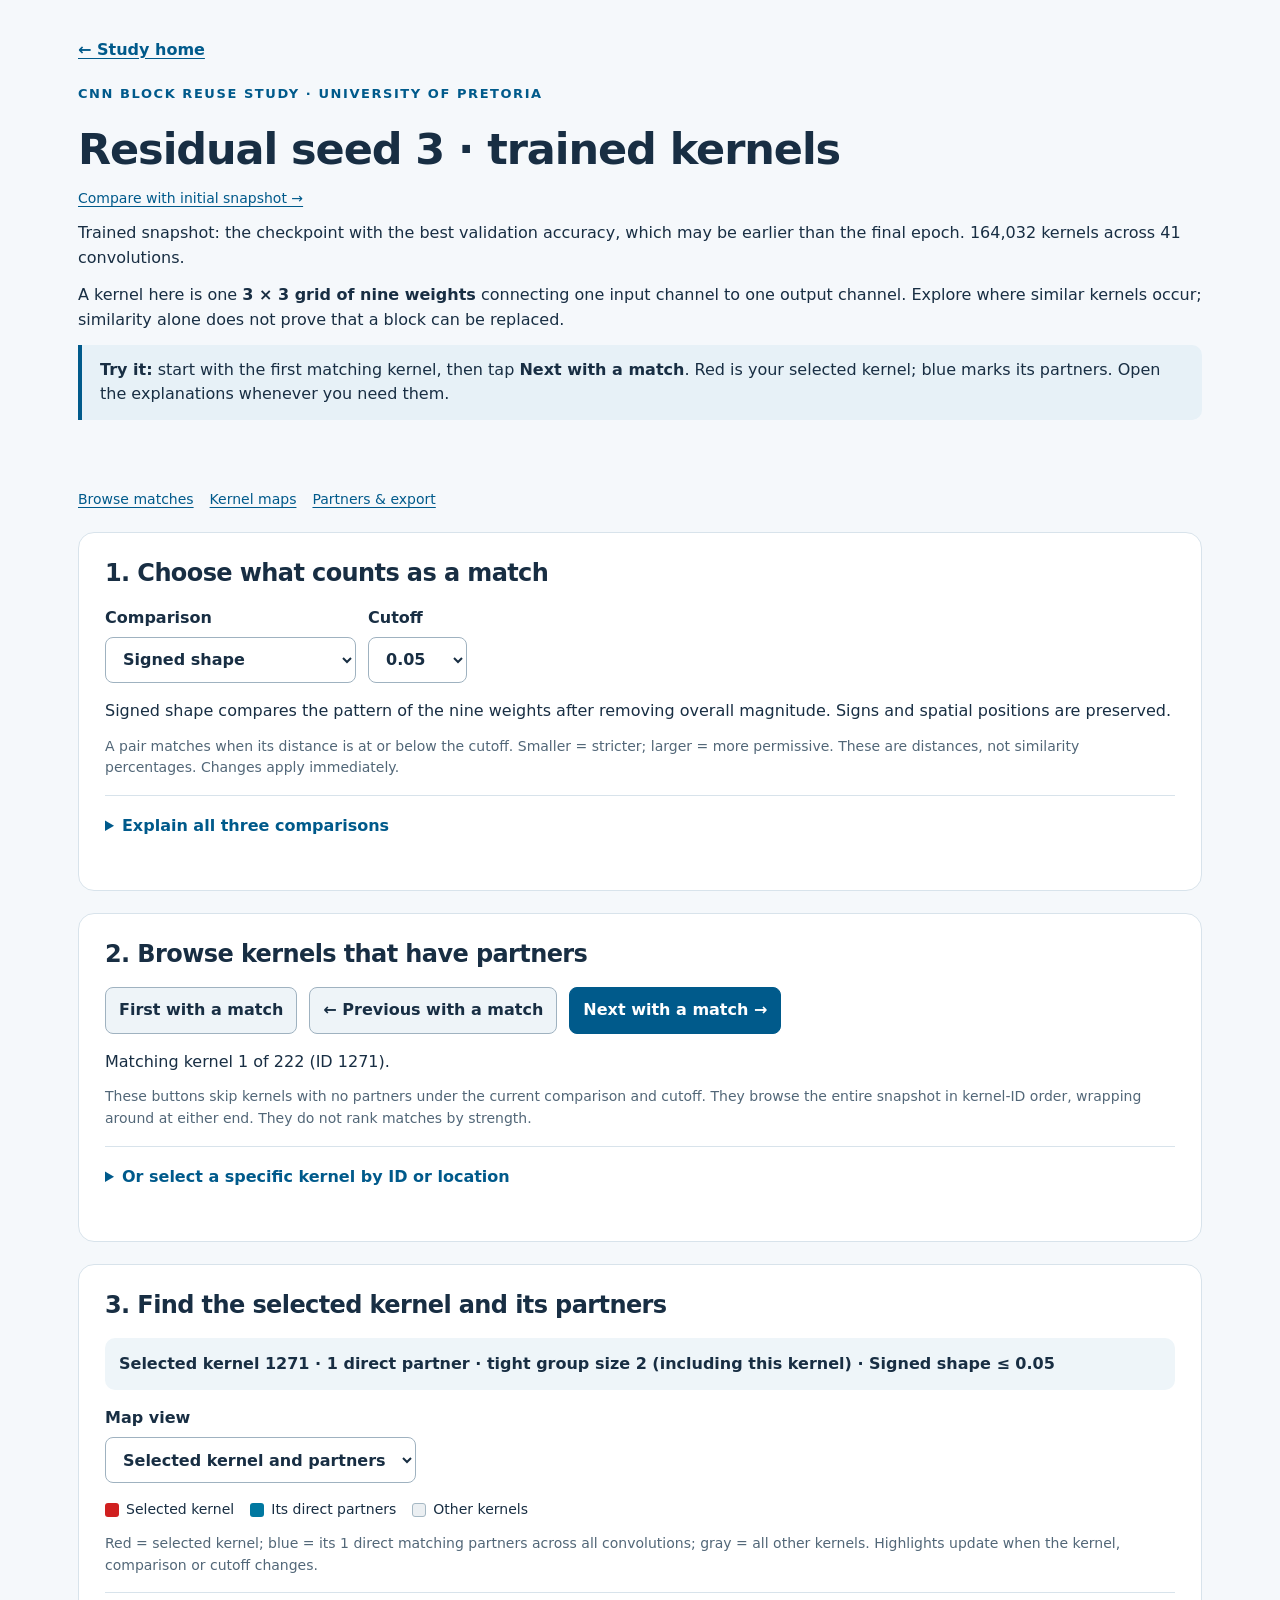
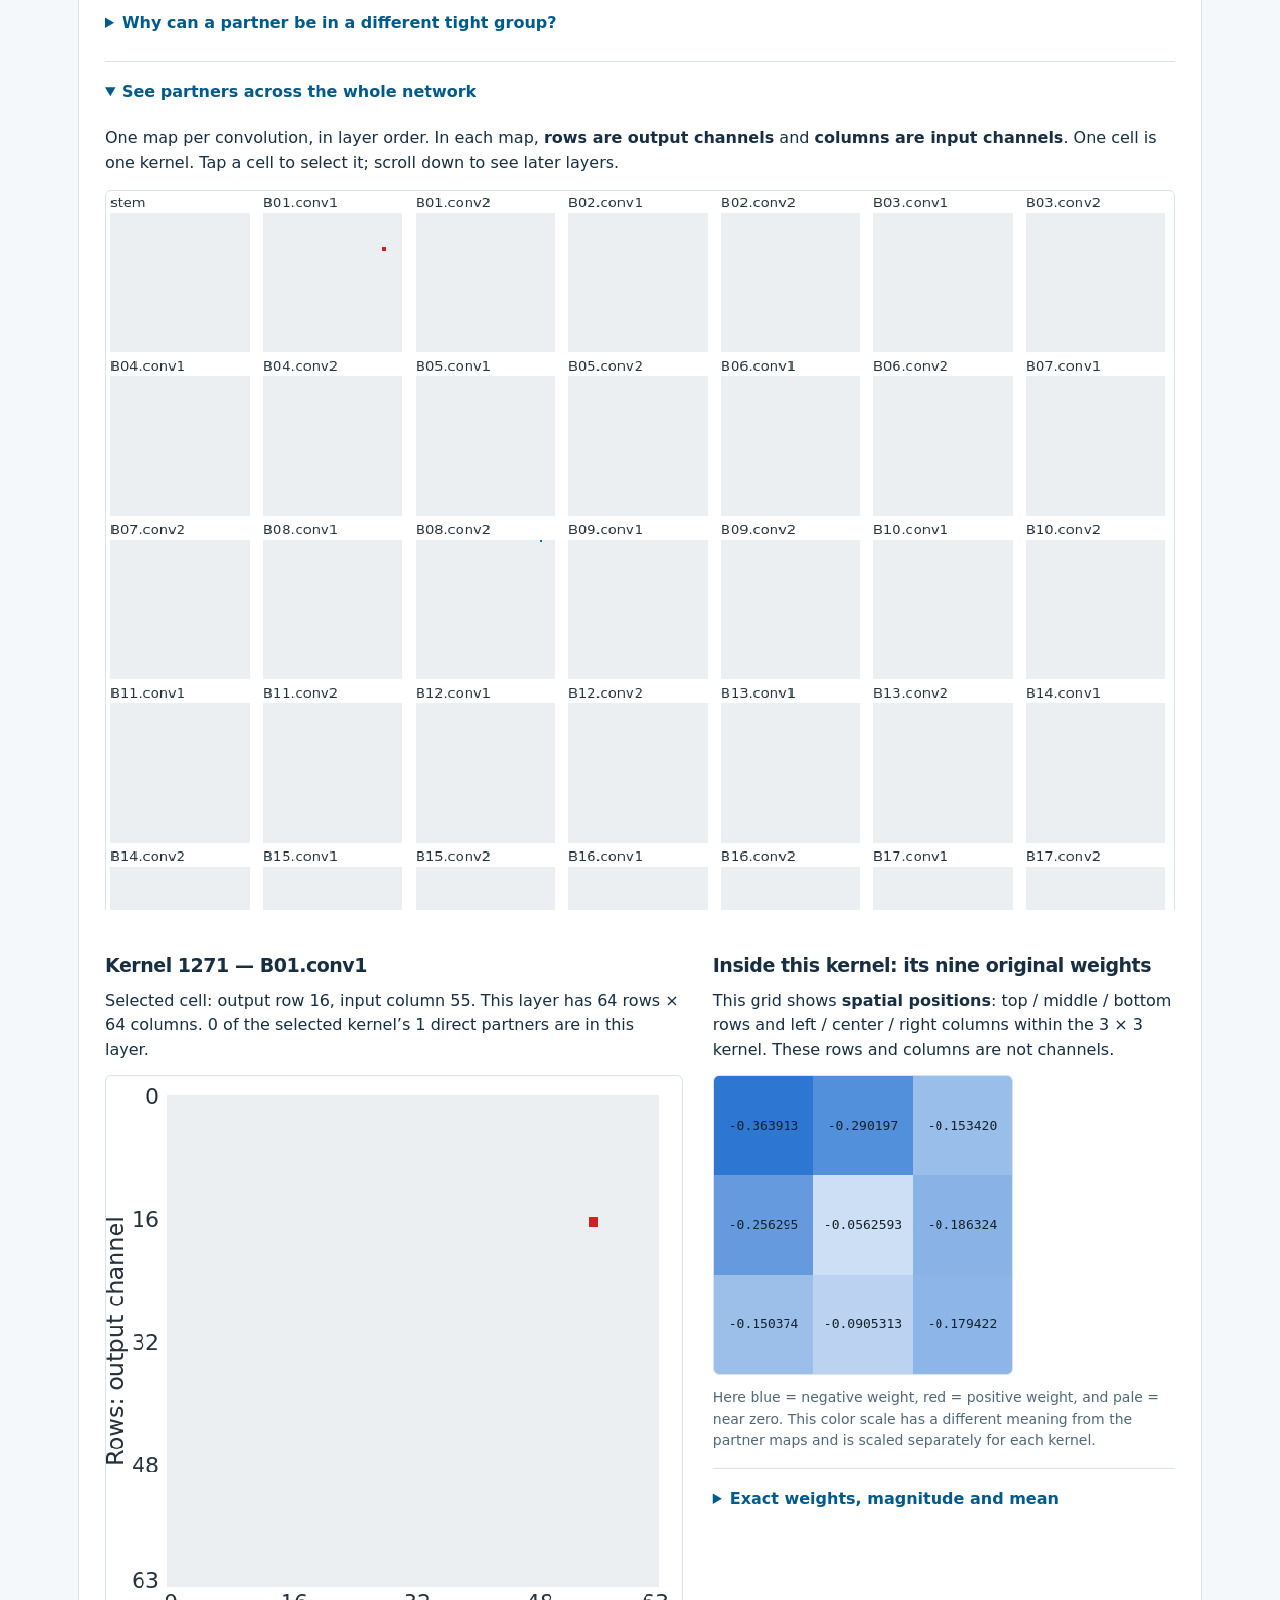
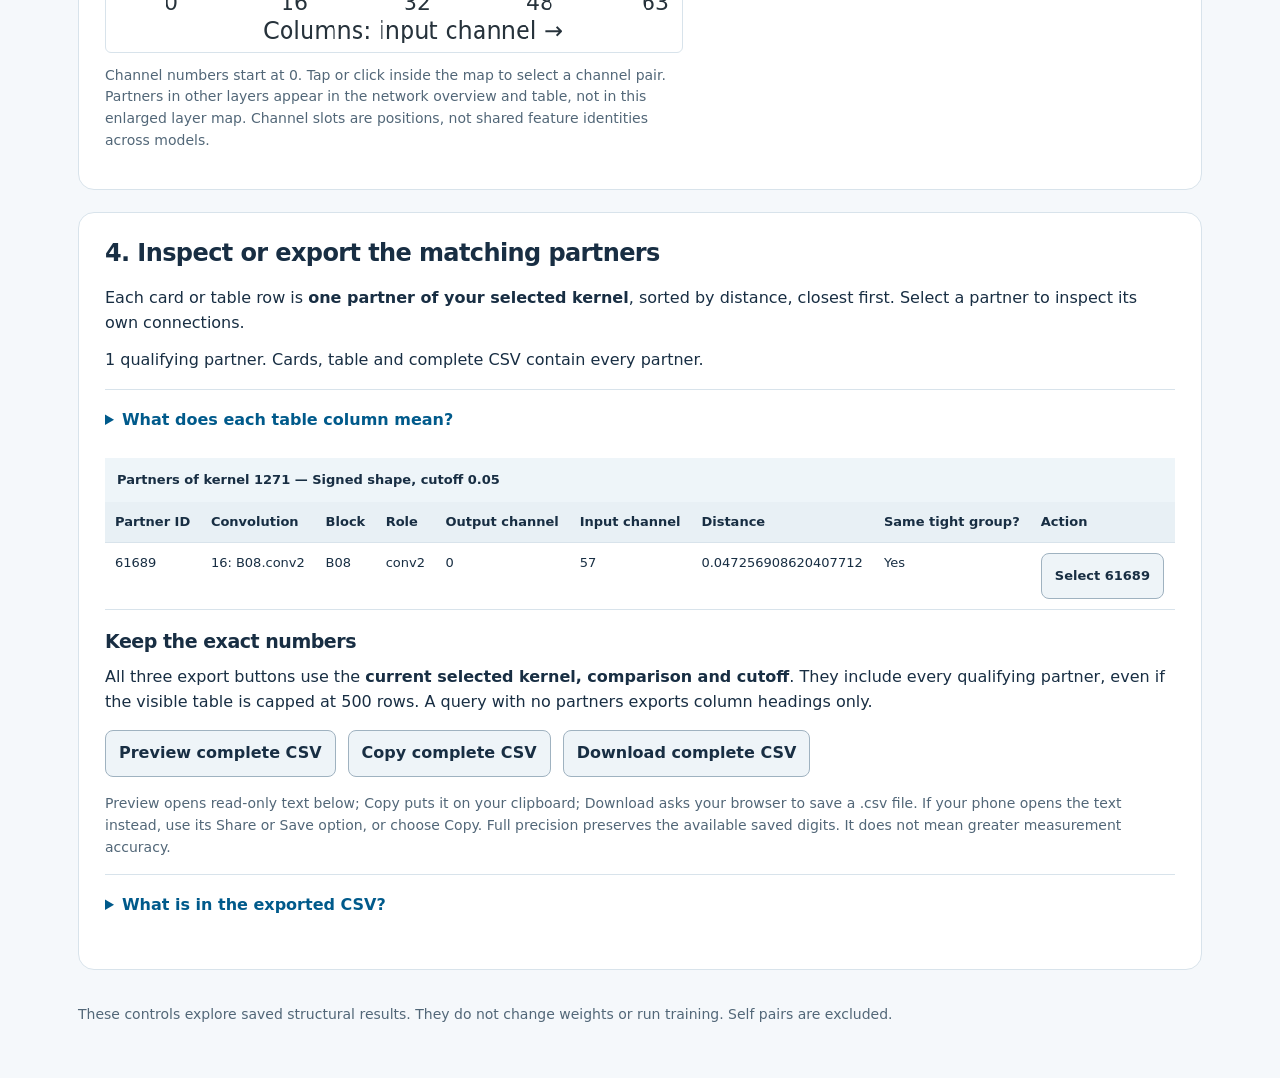
<file: explorers/residual_seed3_trained.html>
<!doctype html>
<html lang="en"><head><meta charset="utf-8"><meta name="viewport" content="width=device-width,initial-scale=1">
<title>Residual seed 3 · trained kernels</title><link rel="stylesheet" href="viewer.css?v=mobile-1"></head>
<body><header><div class="top-links"><a class="back-link" href="../index.html">&larr; Study home</a></div><p class="eyebrow">CNN block reuse study · University of Pretoria</p><h1 id="title">Kernel explorer</h1><div id="snapshot-switch" class="snap-switch"></div>
<p id="snapshot-note"></p><p>A kernel here is one <strong>3 &times; 3 grid of nine weights</strong> connecting one input channel to one output channel. Explore where similar kernels occur; similarity alone does not prove that a block can be replaced.</p>
<p class="start"><strong>Try it:</strong> start with the first matching kernel, then tap <strong>Next with a match</strong>. Red is your selected kernel; blue marks its partners. Open the explanations whenever you need them.</p><div id="loading" class="loader" role="status" aria-live="polite"><strong id="loading-title">Loading this snapshot</strong><div class="load-progress"></div><p id="loading-note">Downloading the saved kernels and matches. This only runs in your browser.</p><button id="retry-load" hidden>Try loading again</button></div><noscript><p class="start">Enable JavaScript in your browser to explore the saved kernels and matches.</p></noscript></header>
<main id="explorer-main" hidden><nav class="jump-links" aria-label="Jump to a section"><a href="#browse-heading">Browse matches</a><a href="#maps-heading">Kernel maps</a><a href="#partners-heading">Partners &amp; export</a></nav>
<section class="panel" aria-labelledby="compare-heading"><h2 id="compare-heading">1. Choose what counts as a match</h2>
<div class="controls"><label>Comparison<select id="metric" aria-describedby="metric-help"><option value="shape">Signed shape</option><option value="weights">Original weight values</option><option value="centered">Centered shape</option></select></label>
<label>Cutoff<select id="cutoff" aria-describedby="cutoff-help"><option>0.01</option><option>0.025</option><option selected>0.05</option><option>0.075</option><option>0.1</option></select></label></div>
<p id="metric-help"></p><p id="cutoff-help" class="note">A pair matches when its distance is at or below the cutoff. Smaller = stricter; larger = more permissive. These are distances, not similarity percentages. Changes apply immediately.</p>
<details><summary>Explain all three comparisons</summary><dl><dt>Signed shape</dt><dd>Divide each kernel by its magnitude, then compare the patterns. A kernel and twice that kernel have the same signed shape. Flipped signs remain different.</dd><dt>Original weight values</dt><dd>Compare the nine original values. The distance is their Euclidean difference divided by the smaller kernel magnitude, so magnitude differences matter.</dd><dt>Centered shape</dt><dd>Subtract each kernel's own mean, then normalize and compare. This asks whether the pattern remains similar after removing its average level.</dd></dl></details></section>
<section class="panel" aria-labelledby="browse-heading"><h2 id="browse-heading">2. Browse kernels that have partners</h2>
<div class="controls matching-nav"><button id="first-match">First with a match</button><button id="previous-match">&larr; Previous with a match</button><button id="next-match">Next with a match &rarr;</button></div>
<p id="navigation-status" role="status"></p><p class="note">These buttons skip kernels with no partners under the current comparison and cutoff. They browse the entire snapshot in kernel-ID order, wrapping around at either end. They do not rank matches by strength.</p>
<details><summary>Or select a specific kernel by ID or location</summary>
<div class="controls"><label>Kernel ID<input id="kernel" type="number" value="0" min="0" step="1" aria-describedby="id-help"></label><button id="select-id">Select kernel ID</button></div><p id="id-help" class="note"></p>
<div class="controls"><label>Convolution<select id="layer" aria-describedby="coordinate-help"></select></label><label>Output channel<input id="output" type="number" value="0" min="0" step="1"></label><label>Input channel<input id="input" type="number" value="0" min="0" step="1"></label><button id="select-coordinates">Select coordinates</button></div>
<p id="coordinate-help" class="note"></p><p class="note">Use either ID or coordinates; you do not need to fill in both. For example, B01.conv1 / output 5 / input 12 selects the kernel connecting those channels in block 1's first convolution. Stem is the first convolution; conv1 and conv2 are the two convolutions within each block.</p></details></section>
<section class="panel" aria-labelledby="maps-heading"><h2 id="maps-heading">3. Find the selected kernel and its partners</h2>
<p id="summary" class="selection" role="status"></p>
<div class="controls"><label>Map view<select id="map-view"><option value="partners">Selected kernel and partners</option><option value="groups">All tight groups</option></select></label></div>
<div class="legend" id="partner-legend"><span><i class="swatch selected-swatch"></i>Selected kernel</span><span><i class="swatch partner-swatch"></i>Its direct partners</span><span><i class="swatch other-swatch"></i>Other kernels</span></div><p id="map-legend" class="note"></p>
<details><summary>Why can a partner be in a different tight group?</summary><p>A direct partner matches your selected kernel. A tight group requires <em>every pair</em> within it to match. If A matches B and B matches C, but A does not match C, all three cannot form one tight group. The table includes every direct partner, even if the clustering assigns it to another group.</p><p>Group size includes the selected kernel. A singleton has group size 1 and may still have a direct partner in another group. Group colors are visual aids, not identities across models or cutoffs.</p></details>
<details id="overview-details" open><summary>See partners across the whole network</summary><p>One map per convolution, in layer order. In each map, <strong>rows are output channels</strong> and <strong>columns are input channels</strong>. One cell is one kernel. Tap a cell to select it; scroll down to see later layers.</p><div class="overview-scroll" tabindex="0" role="region" aria-label="Network overview"><canvas id="overview" width="980" height="880" aria-label="All convolution kernel maps"></canvas></div></details>
<div class="detail"><div><h3 id="coordinates">Selected kernel</h3><p id="layer-help"></p><canvas id="layer-map" width="600" height="600" aria-label="Selected convolution map: rows are output channels, columns are input channels"></canvas><p class="note">Channel numbers start at 0. Tap or click inside the map to select a channel pair. Partners in other layers appear in the network overview and table, not in this enlarged layer map. Channel slots are positions, not shared feature identities across models.</p></div>
<div><h3>Inside this kernel: its nine original weights</h3><p>This grid shows <strong>spatial positions</strong>: top / middle / bottom rows and left / center / right columns within the 3 &times; 3 kernel. These rows and columns are not channels.</p><canvas id="weights" width="300" height="300" aria-label="Original three by three kernel weights"></canvas><p class="note">Here blue = negative weight, red = positive weight, and pale = near zero. This color scale has a different meaning from the partner maps and is scaled separately for each kernel.</p><details><summary>Exact weights, magnitude and mean</summary><pre id="weight-values"></pre><p id="kernel-info"></p><p class="note">Magnitude (norm) is the square root of the sum of squared weights. Mean is the average of the nine weights. Use the numbers, not heatmap color intensity, to compare magnitudes across kernels.</p></details></div></div></section>
<section class="panel" aria-labelledby="partners-heading"><h2 id="partners-heading">4. Inspect or export the matching partners</h2><p>Each card or table row is <strong>one partner of your selected kernel</strong>, sorted by distance, closest first. Select a partner to inspect its own connections.</p><p id="match-status" role="status"></p>
<details><summary>What does each table column mean?</summary><dl class="glossary"><dt>Partner ID</dt><dd>The partner's unique kernel number in this snapshot.</dd><dt>Convolution</dt><dd>Its convolution index and name, such as 21: B11.conv1.</dd><dt>Block</dt><dd>The containing block, B01 to B20. Stem is before these blocks.</dd><dt>Role</dt><dd>Stem, conv1 or conv2: the convolution's position in the block.</dd><dt>Output channel / Input channel</dt><dd>The partner's row / column in its own convolution map, not in the selected kernel's layer.</dd><dt>Distance</dt><dd>Difference from the selected kernel under the chosen comparison. Smaller = closer; zero = identical under that comparison.</dd><dt>Same tight group?</dt><dd>Whether the partner and selected kernel belong to the same complete-linkage group. A No still means the pair directly matches.</dd><dt>Action</dt><dd>Select makes this partner the new query and refreshes the maps and table.</dd></dl></details>
<div id="match-cards" class="match-cards" aria-label="Matching partner cards"></div><div class="scroll partner-table" tabindex="0" role="region" aria-label="Scrollable matching partners table"><table><caption id="table-caption">Partners of the selected kernel</caption><thead><tr><th scope="col">Partner ID</th><th scope="col">Convolution</th><th scope="col">Block</th><th scope="col">Role</th><th scope="col">Output channel</th><th scope="col">Input channel</th><th scope="col">Distance</th><th scope="col">Same tight group?</th><th scope="col">Action</th></tr></thead><tbody id="matches"></tbody></table></div>
<h3>Keep the exact numbers</h3><p>All three export buttons use the <strong>current selected kernel, comparison and cutoff</strong>. They include every qualifying partner, even if the visible table is capped at 500 rows. A query with no partners exports column headings only.</p>
<div class="controls export-controls"><button id="preview">Preview complete CSV</button><button id="copy">Copy complete CSV</button><button id="download">Download complete CSV</button></div><p class="note">Preview opens read-only text below; Copy puts it on your clipboard; Download asks your browser to save a .csv file. If your phone opens the text instead, use its Share or Save option, or choose Copy. Full precision preserves the available saved digits. It does not mean greater measurement accuracy.</p><p id="export-status" role="status"></p><textarea id="csv" rows="12" readonly aria-label="Complete full precision CSV preview" hidden></textarea>
<details><summary>What is in the exported CSV?</summary><p>One row per pair: query and partner IDs; the partner's layer, block, role and channel coordinates; comparison, cutoff and saved distance; raw Euclidean and relative differences; both magnitudes and means; and all nine original weights of each kernel in row order.</p><p>The CSV keeps numeric location codes for analysis: layer and channel indices start at 0; block 0 = stem; role 0 = stem, 1 = conv1, 2 = conv2. Raw relative difference is the raw Euclidean difference divided by the smaller magnitude. The export is this query's partner list, not all pairs in the network.</p></details></section>
<footer>These controls explore saved structural results. They do not change weights or run training. Self pairs are excluded.</footer></main>
<script src="loader.js?v=mobile-2" data-snapshot="residual_seed3_trained" defer></script></body></html>
</file>
<file: explorers/viewer.css>
:root{--ink:#182e43;--muted:#526778;--blue:#005a8b;--blue-deep:#003b60;--paper:#f5f8fb;--line:#d8e3eb;--selected:#d02020;--partner:#0078a0;font-family:system-ui,-apple-system,BlinkMacSystemFont,"Segoe UI",sans-serif;color:var(--ink);background:var(--paper);font-size:16px;line-height:1.55}
*{box-sizing:border-box}body{margin:0}a{color:var(--blue);text-underline-offset:3px}button,input,select,textarea{font:inherit}button,a,input,select,summary{touch-action:manipulation}button,input,select{min-height:46px;border:1px solid #9fb2c0;border-radius:8px;padding:10px 13px;background:#fff;color:var(--ink)}button{cursor:pointer;background:#eef4f8;font-weight:650}button:hover:enabled{background:#dcebf3}button:disabled{opacity:.45;cursor:not-allowed}button:focus-visible,a:focus-visible,select:focus-visible,input:focus-visible,summary:focus-visible,[tabindex]:focus-visible{outline:3px solid #e3a200;outline-offset:3px}button.primary,#next-match{background:var(--blue);border-color:var(--blue);color:#fff}#next-match:hover:enabled{background:var(--blue-deep)}[hidden]{display:none!important}
header,main,.page-footer{width:min(1180px,100%);margin:auto;padding:28px}header{padding-bottom:8px}h1,h2,h3{line-height:1.2;letter-spacing:-.025em}h1{font-size:clamp(29px,4vw,43px);margin:20px 0 12px}h2{font-size:24px;margin:0 0 18px}h3{font-size:19px;margin:20px 0 12px}p{margin:12px 0}strong{font-weight:680}.eyebrow{color:var(--blue);font-size:13px;font-weight:750;text-transform:uppercase;letter-spacing:.12em}.back-link{display:inline-flex;align-items:center;min-height:44px;font-weight:650}.top-links{display:flex;align-items:center;justify-content:space-between;gap:16px}.start{background:#e7f1f7;border-left:4px solid var(--blue);padding:13px 18px;border-radius:0 10px 10px 0}.panel{background:white;border:1px solid var(--line);border-radius:16px;padding:26px;margin-bottom:22px;min-width:0;scroll-margin-top:14px}.controls{display:flex;flex-wrap:wrap;align-items:end;gap:12px;margin:16px 0}label{display:flex;flex-direction:column;gap:6px;font-weight:650;max-width:100%}input{width:125px;max-width:100%}select{max-width:100%}.note,footer{color:var(--muted);font-size:14px}.selection{font-weight:650;background:#eef5f9;padding:14px;border-radius:10px;overflow-wrap:anywhere}details{margin:16px 0;border-top:1px solid var(--line);padding-top:12px}summary{cursor:pointer;color:var(--blue);font-weight:650;min-height:40px;padding:6px 0}dt{font-weight:650;margin-top:12px}dd{margin:4px 0 12px}.legend{display:flex;gap:16px;flex-wrap:wrap;font-size:14px}.legend span{display:inline-flex;align-items:center;gap:7px}.swatch{width:14px;height:14px;border-radius:3px;display:inline-block}.selected-swatch{background:var(--selected)}.partner-swatch{background:var(--partner)}.other-swatch{background:#ebeff2;border:1px solid #a5b8c4}
canvas{display:block;max-width:100%;height:auto;background:#fff;image-rendering:pixelated;border:1px solid var(--line);border-radius:6px}.overview-scroll{overflow:auto;max-height:720px;margin:14px 0}#overview{width:100%;max-width:none}.detail{display:grid;grid-template-columns:minmax(0,1.25fr) minmax(0,1fr);gap:30px;margin-top:24px}.detail>div{min-width:0}#layer-map{width:100%;max-width:600px}#weights{width:min(100%,300px)}pre{white-space:pre-wrap;overflow-wrap:anywhere;font-size:13px}table{border-collapse:collapse;width:100%;background:#fff;font-size:13px}caption{text-align:left;font-weight:650;padding:12px;background:#eef5f9}th,td{text-align:left;padding:10px;border-bottom:1px solid var(--line);vertical-align:top}th{position:sticky;top:0;background:#e8f0f5}td:nth-child(2),td:nth-child(7){white-space:nowrap}.scroll{overflow:auto;max-height:520px;margin:16px 0}textarea{width:100%;font:13px/1.5 ui-monospace,monospace;white-space:pre;padding:12px;border:1px solid #9fb2c0;border-radius:8px;margin:12px 0}footer{padding:12px 0 24px}.match-cards{display:none}.match-card{border:1px solid var(--line);border-left:4px solid var(--partner);border-radius:10px;padding:15px;background:#f9fcfe}.match-card h3{margin:0;font-size:18px}.match-card-head{display:flex;justify-content:space-between;align-items:center;gap:12px}.match-card p{margin:7px 0}.match-card dl{display:grid;grid-template-columns:auto 1fr;gap:4px 14px;margin:10px 0 0;font-size:13px}.match-card dt,.match-card dd{margin:0}.match-card dd{overflow-wrap:anywhere}.distance-value{font-variant-numeric:tabular-nums;font-family:ui-monospace,monospace}.loader{background:#fff;border:1px solid var(--line);border-radius:14px;padding:20px 24px;margin:22px 0}.loader p{margin:6px 0}.loader strong{font-size:19px}.load-progress{height:5px;background:#e4edf3;border-radius:5px;margin:16px 0 10px;overflow:hidden}.load-progress:before{content:"";display:block;width:35%;height:100%;background:var(--blue);animation:loading 1.4s ease-in-out infinite}.loader.error{border-color:#b35b43;background:#fff7f4}.loader.error .load-progress{display:none}.jump-links{display:flex;flex-wrap:wrap;gap:16px;font-size:14px;margin:14px 0}.jump-links a{min-height:36px;display:inline-flex;align-items:center}#loading-note{color:var(--muted);font-size:14px}#navigation-status{min-height:24px}.snap-switch{max-width:100%;font-size:14px}.snapshot-links{display:flex;gap:10px;flex-wrap:wrap;margin:15px 0}.snapshot-links a{padding:10px 15px;border:1px solid var(--line);border-radius:8px;background:white;font-weight:650;text-decoration:none;min-height:44px}.snapshot-links a:hover{border-color:var(--blue)}.snapshot-links .trained-link{background:var(--blue);color:white;border-color:var(--blue)}
.home-header{padding-top:34px}.home-title{font-size:clamp(40px,6vw,70px);max-width:850px;margin:20px 0}.home-lead{font-size:clamp(18px,2vw,22px);max-width:770px;color:var(--muted)}.hero-actions{display:flex;flex-wrap:wrap;gap:12px;margin:26px 0}.button-link{display:inline-flex;align-items:center;justify-content:center;min-height:50px;padding:12px 20px;border-radius:9px;font-weight:700;text-decoration:none;border:1px solid var(--blue)}.button-link.primary{background:var(--blue);color:#fff}.study-meta{font-size:14px;color:var(--muted)}.home-intro{display:grid;grid-template-columns:1fr 1fr;gap:28px;margin:18px 0 32px}.home-intro h2{font-size:22px}.home-intro p{margin-bottom:0}.snapshot-group{margin:26px 0 40px}.snapshot-group>p{max-width:750px}.snapshot-grid{display:grid;grid-template-columns:repeat(3,minmax(0,1fr));gap:18px}.snapshot-card{padding:22px;background:white;border:1px solid var(--line);border-radius:14px}.snapshot-card h3{margin:0 0 8px}.snapshot-card p{font-size:14px;color:var(--muted)}.snapshot-card .snapshot-links{margin-bottom:0}.finding{border-top:4px solid var(--blue)}.site-footer{border-top:1px solid var(--line);padding-top:24px;margin-top:32px;font-size:14px;color:var(--muted)}
@keyframes loading{0%{transform:translateX(-110%)}100%{transform:translateX(400%)}}@media(prefers-reduced-motion:reduce){.load-progress:before{animation:none;width:100%}}
@media(max-width:760px){header,main,.page-footer{padding:18px}.panel{padding:19px;border-radius:13px}h2{font-size:21px}.detail,.home-intro{grid-template-columns:1fr}.detail{gap:15px}.controls label{flex:1;min-width:140px}.controls select{width:100%}.controls button{flex-grow:1}.matching-nav{display:grid;grid-template-columns:1fr 1fr}.matching-nav #first-match{grid-column:1/-1}.matching-nav button{padding:12px 10px}.partner-table{display:none}.match-cards{display:grid;gap:12px;margin:18px 0;max-height:640px;overflow:auto}.snapshot-grid{grid-template-columns:1fr}.home-title{font-size:43px}.home-header{padding-top:24px}.home-intro{gap:0}.hero-actions{display:grid}.top-links{align-items:start;flex-wrap:wrap;gap:0}.snapshot-links a{flex:1;text-align:center}.overview-scroll{max-height:560px}#metric{font-size:15px}#layer{font-size:14px}.export-controls{display:grid;grid-template-columns:1fr}.match-card-head button{flex:0 0 auto}#weights{margin:auto}.legend{gap:12px;font-size:13px}.jump-links{gap:12px}.snap-switch{width:100%;display:flex;justify-content:space-between}}
@media print{button,.controls,.jump-links,.loader{display:none}.panel{break-inside:avoid}body{background:#fff}}
</file>
